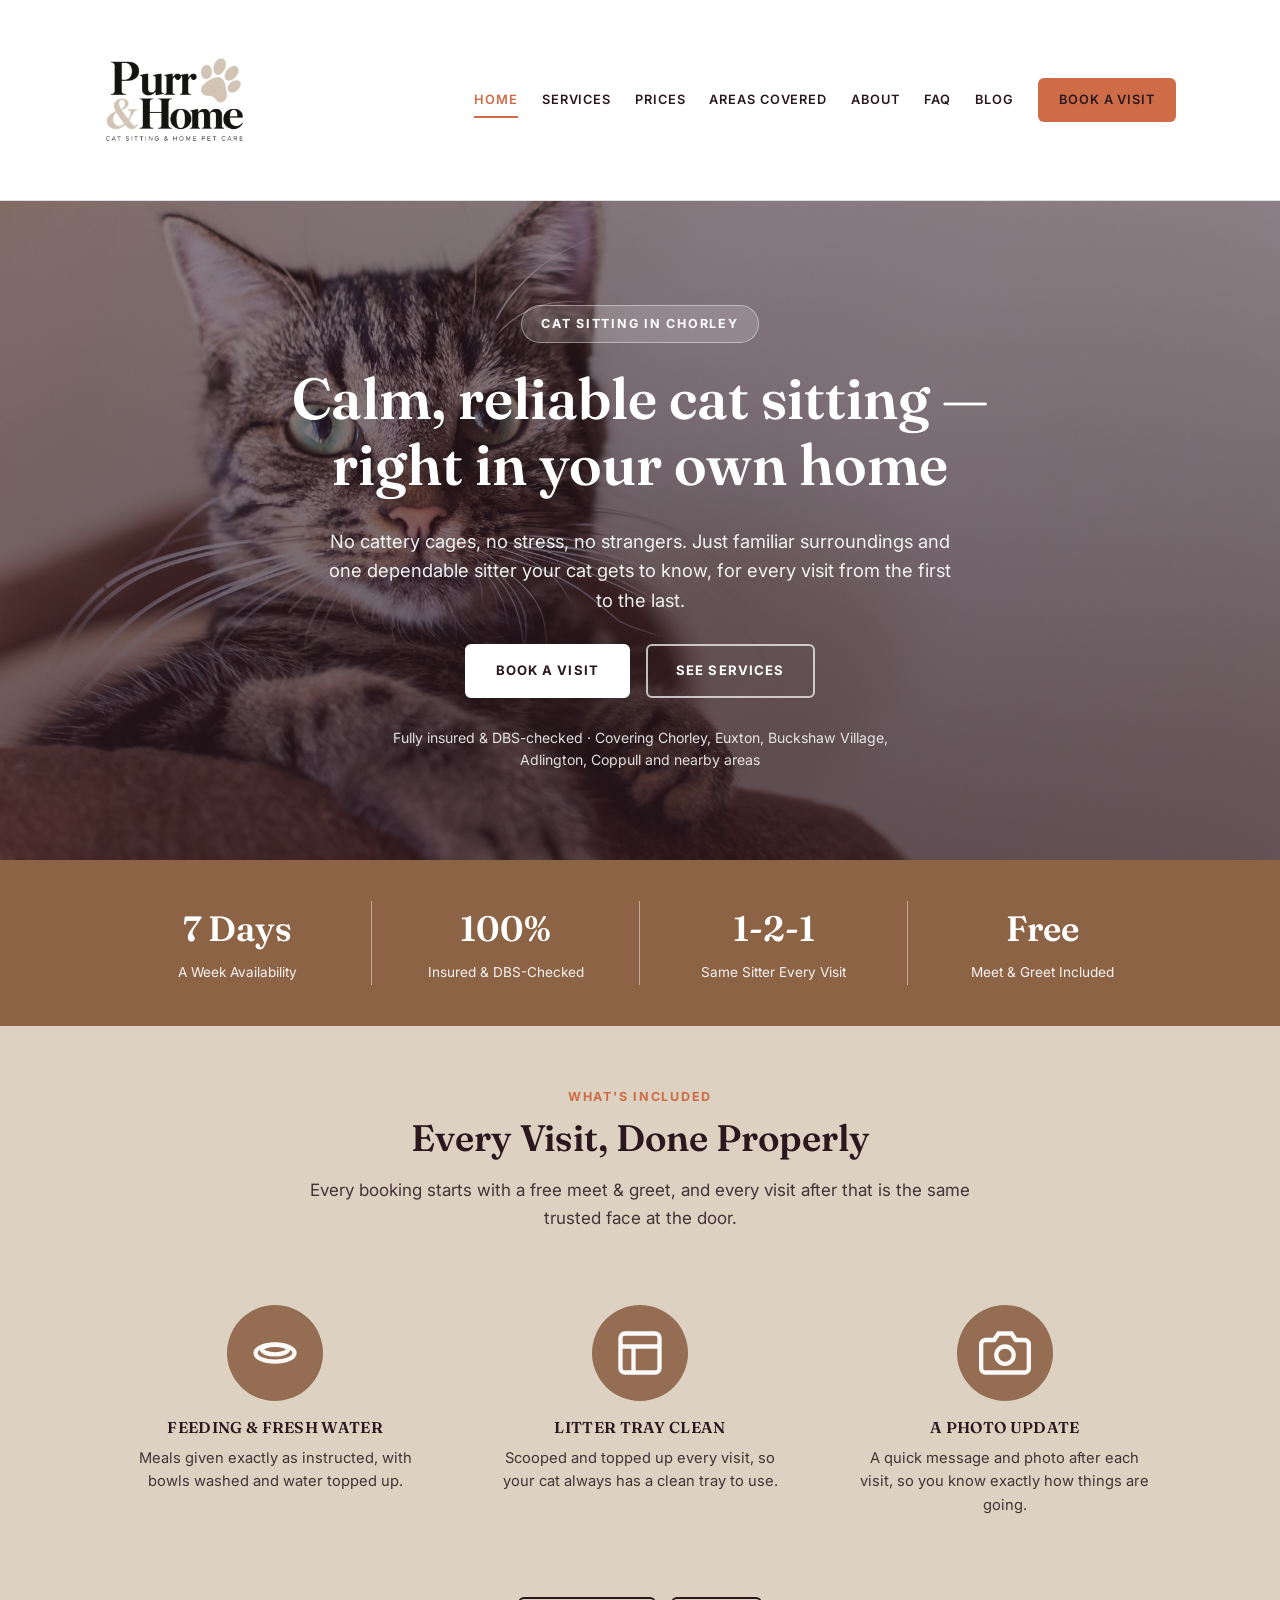
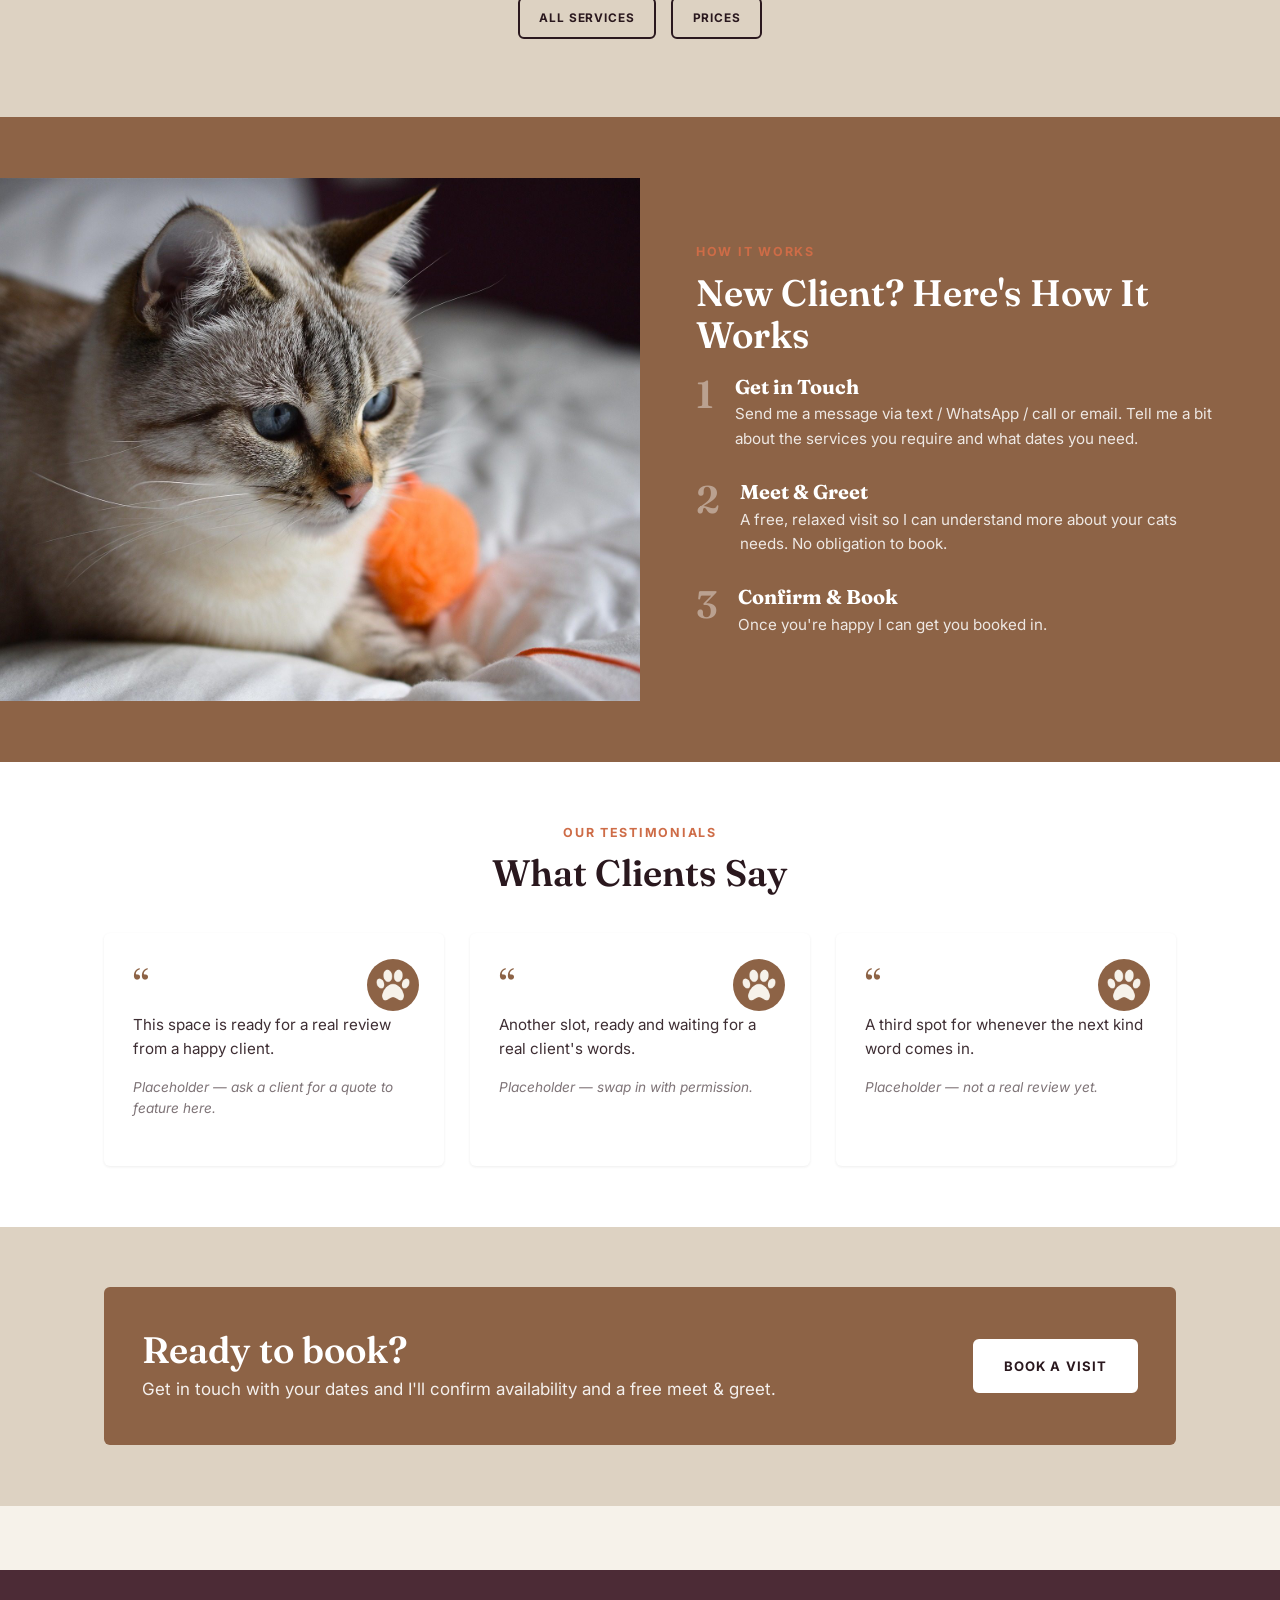
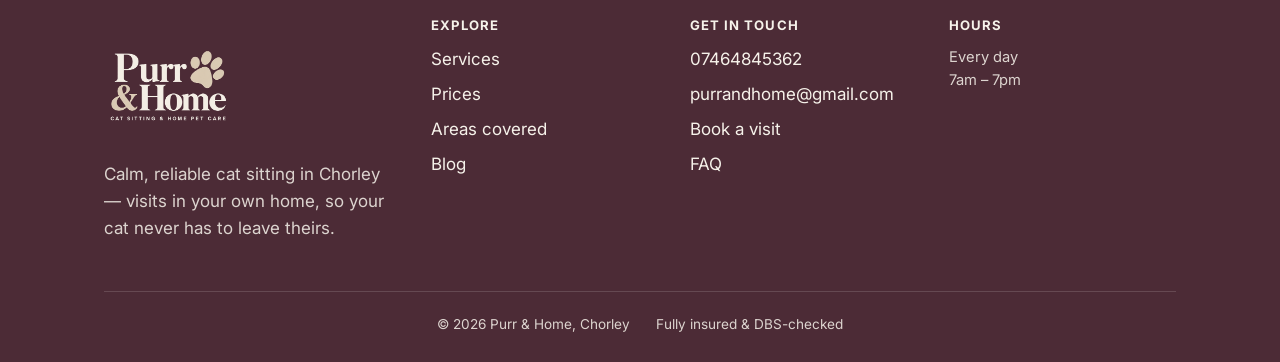
<file: index.html>
<!DOCTYPE html>
<html lang="en-GB">
<head>
<!-- Google tag (gtag.js) -->
<script async src="https://www.googletagmanager.com/gtag/js?id=G-87HFVEV2M1"></script>
<script>
  window.dataLayer = window.dataLayer || [];
  function gtag(){dataLayer.push(arguments);}
  gtag('js', new Date());

  gtag('config', 'G-87HFVEV2M1');
</script>
<meta charset="UTF-8">
<meta name="viewport" content="width=device-width, initial-scale=1.0">
<title>Cat Sitting in Chorley | Purr & Home</title>
<meta name="description" content="Calm, reliable cat sitting in Chorley from Purr & Home. Visits in your own home, so your cat never has to leave theirs. Covering Euxton, Buckshaw Village, Adlington, Coppull and nearby areas.">
<link rel="canonical" href="https://purrandhome.co.uk/">
<link rel="icon" type="image/png" href="/images/favicon.png">
<link rel="stylesheet" href="/css/style.css">
<script type="application/ld+json">
{
  "@context": "https://schema.org",
  "@type": "LocalBusiness",
  "name": "Purr & Home",
  "image": "https://purrandhome.co.uk/",
  "url": "https://purrandhome.co.uk/",
  "email": "purrandhome@gmail.com",
  "telephone": "+447464845362",
  "description": "Calm, reliable cat sitting in Chorley, Lancashire. Visits in your own home, so your cat never has to leave theirs.",
  "areaServed": ["Chorley", "Euxton", "Buckshaw Village", "Astley Village", "Adlington", "Coppull", "Clayton-le-Woods", "Whittle-le-Woods"],
  "address": {
    "@type": "PostalAddress",
    "addressLocality": "Chorley",
    "addressRegion": "Lancashire",
    "addressCountry": "GB"
  },
  "priceRange": "££"
}
</script>
</head>
<body>
<a href="#main" class="skip-link">Skip to content</a>
<header class="site-header">
  <div class="wrap">
    <a href="/" class="brand">
      <img class="brand-logo" src="/images/logo.png" alt="Purr &amp; Home — cat sitting and home pet care in Chorley">
    </a>
    <button class="nav-toggle" aria-expanded="false" aria-controls="main-nav">Menu</button>
    <nav class="main-nav" id="main-nav">
      <a href="/" class="current">Home</a>
      <a href="/services.html">Services</a>
      <a href="/prices.html">Prices</a>
      <a href="/areas.html">Areas Covered</a>
      <a href="/about.html">About</a>
      <a href="/faq.html">FAQ</a>
      <a href="/blog/">Blog</a>
      <a href="/book.html" class="btn btn-primary btn-small">Book a visit</a>
    </nav>
  </div>
</header>

<main id="main">
  <section class="hero hero-photo">
    <div class="wrap">
      <span class="hero-eyebrow-note">Cat sitting in Chorley</span>
      <h1>Calm, reliable cat sitting — right in your own home</h1>
      <p class="lead">No cattery cages, no stress, no strangers. Just familiar surroundings and one dependable sitter your cat gets to know, for every visit from the first to the last.</p>
      <div class="hero-ctas">
        <a href="/book.html" class="btn btn-light">Book a visit</a>
        <a href="/services.html" class="btn btn-outline-light">See services</a>
      </div>
      <p class="hero-trust">Fully insured &amp; DBS-checked &middot; Covering Chorley, Euxton, Buckshaw Village, Adlington, Coppull and nearby areas</p>
    </div>
  </section>

  <section class="stat-band paw-pattern">
    <div class="wrap">
      <div class="stat-item">
        <span class="num">7 Days</span>
        <span class="label">A Week Availability</span>
      </div>
      <div class="stat-item">
        <span class="num">100%</span>
        <span class="label">Insured &amp; DBS-Checked</span>
      </div>
      <div class="stat-item">
        <span class="num">1-2-1</span>
        <span class="label">Same Sitter Every Visit</span>
      </div>
      <div class="stat-item">
        <span class="num">Free</span>
        <span class="label">Meet &amp; Greet Included</span>
      </div>
    </div>
  </section>

  <section class="section-cream-dim">
    <div class="wrap">
      <div class="section-head center">
        <span class="section-label">What's Included</span>
        <h2>Every Visit, Done Properly</h2>
        <p>Every booking starts with a free meet &amp; greet, and every visit after that is the same trusted face at the door.</p>
      </div>
      <div class="service-icon-grid">
        <div class="service-icon-card">
          <div class="icon-wrap"><svg viewBox="0 0 24 24" fill="none" stroke="currentColor" stroke-width="2"><ellipse cx="12" cy="12" rx="9" ry="4"/><ellipse cx="12" cy="10.4" rx="6" ry="2.2"/></svg></div>
          <h3>Feeding &amp; Fresh Water</h3>
          <p>Meals given exactly as instructed, with bowls washed and water topped up.</p>
        </div>
        <div class="service-icon-card">
          <div class="icon-wrap"><svg viewBox="0 0 24 24" fill="none" stroke="currentColor" stroke-width="2"><rect x="3" y="3" width="18" height="18" rx="2"/><path d="M3 9h18"/><path d="M9 21V9"/></svg></div>
          <h3>Litter Tray Clean</h3>
          <p>Scooped and topped up every visit, so your cat always has a clean tray to use.</p>
        </div>
        <div class="service-icon-card">
          <div class="icon-wrap"><svg viewBox="0 0 24 24" fill="none" stroke="currentColor" stroke-width="2"><path d="M23 19a2 2 0 0 1-2 2H3a2 2 0 0 1-2-2V8a2 2 0 0 1 2-2h4l2-3h6l2 3h4a2 2 0 0 1 2 2z"/><circle cx="12" cy="13" r="4"/></svg></div>
          <h3>A Photo Update</h3>
          <p>A quick message and photo after each visit, so you know exactly how things are going.</p>
        </div>
      </div>
      <p class="mt-2 center"><a href="/services.html" class="btn btn-outline btn-small">All services</a> &nbsp; <a href="/prices.html" class="btn btn-outline btn-small">Prices</a></p>
    </div>
  </section>

  <section class="steps-panel">
    <div class="panel-grid">
      <div class="panel-photo" style="background-image:url('/images/how-it-works-cat.jpg'); background-size:cover; background-position:center;"></div>
      <div class="panel-content">
        <span class="section-label">How It Works</span>
        <h2>New Client? Here's How It Works</h2>
        <div class="step-item">
          <span class="step-num">1</span>
          <div>
            <h3>Get in Touch</h3>
            <p>Send me a message via text / WhatsApp / call or email. Tell me a bit about the services you require and what dates you need.</p>
          </div>
        </div>
        <div class="step-item">
          <span class="step-num">2</span>
          <div>
            <h3>Meet &amp; Greet</h3>
            <p>A free, relaxed visit so I can understand more about your cats needs. No obligation to book.</p>
          </div>
        </div>
        <div class="step-item">
          <span class="step-num">3</span>
          <div>
            <h3>Confirm &amp; Book</h3>
            <p>Once you're happy I can get you booked in.</p>
          </div>
        </div>
      </div>
    </div>
  </section>

  <section class="section-paper">
    <div class="wrap">
      <div class="section-head center">
        <span class="section-label">Our Testimonials</span>
        <h2>What Clients Say</h2>
      </div>
      <div class="testimonial-grid">
        <div class="testimonial-card">
          <div class="avatar-placeholder"><img src="/images/paw-icon.png" alt="" width="34" height="34"></div>
          <span class="quote-mark">&ldquo;</span>
          <p>This space is ready for a real review from a happy client.</p>
          <p class="placeholder-note">Placeholder — ask a client for a quote to feature here.</p>
        </div>
        <div class="testimonial-card">
          <div class="avatar-placeholder"><img src="/images/paw-icon.png" alt="" width="34" height="34"></div>
          <span class="quote-mark">&ldquo;</span>
          <p>Another slot, ready and waiting for a real client's words.</p>
          <p class="placeholder-note">Placeholder — swap in with permission.</p>
        </div>
        <div class="testimonial-card">
          <div class="avatar-placeholder"><img src="/images/paw-icon.png" alt="" width="34" height="34"></div>
          <span class="quote-mark">&ldquo;</span>
          <p>A third spot for whenever the next kind word comes in.</p>
          <p class="placeholder-note">Placeholder — not a real review yet.</p>
        </div>
      </div>
    </div>
  </section>

  <section class="section-cream-dim">
    <div class="wrap">
      <div class="cta-banner">
        <div>
          <h2>Ready to book?</h2>
          <p>Get in touch with your dates and I'll confirm availability and a free meet &amp; greet.</p>
        </div>
        <a href="/book.html" class="btn btn-light">Book a visit</a>
      </div>
    </div>
  </section>
</main>

<footer class="site-footer">
  <div class="wrap">
    <div class="footer-grid">
      <div>
        <div class="brand">
          <img class="brand-logo brand-logo-reverse" src="/images/logo-reverse.png" alt="Purr &amp; Home">
        </div>
        <p style="margin-top:0.8rem; opacity:0.85; max-width:32ch;">Calm, reliable cat sitting in Chorley — visits in your own home, so your cat never has to leave theirs.</p>
      </div>
      <div>
        <h4>Explore</h4>
        <ul>
          <li><a href="/services.html">Services</a></li>
          <li><a href="/prices.html">Prices</a></li>
          <li><a href="/areas.html">Areas covered</a></li>
          <li><a href="/blog/">Blog</a></li>
        </ul>
      </div>
      <div>
        <h4>Get in touch</h4>
        <ul>
          <li><a href="tel:+447464845362">07464845362</a></li>
          <li><a href="mailto:purrandhome@gmail.com">purrandhome@gmail.com</a></li>
          <li><a href="/book.html">Book a visit</a></li>
          <li><a href="/faq.html">FAQ</a></li>
        </ul>
      </div>
      <div>
        <h4>Hours</h4>
        <p style="margin:0; opacity:0.85; font-size:0.92rem;">Every day<br>7am &ndash; 7pm</p>
      </div>
    </div>
    <div class="footer-bottom">
      <span>&copy; <span id="year"></span> Purr & Home, Chorley</span>
      <span>Fully insured &amp; DBS-checked</span>
    </div>
  </div>
</footer>
<script>document.getElementById('year').textContent = new Date().getFullYear();</script>
<script src="/js/main.js"></script>
</body>
</html>
</file>
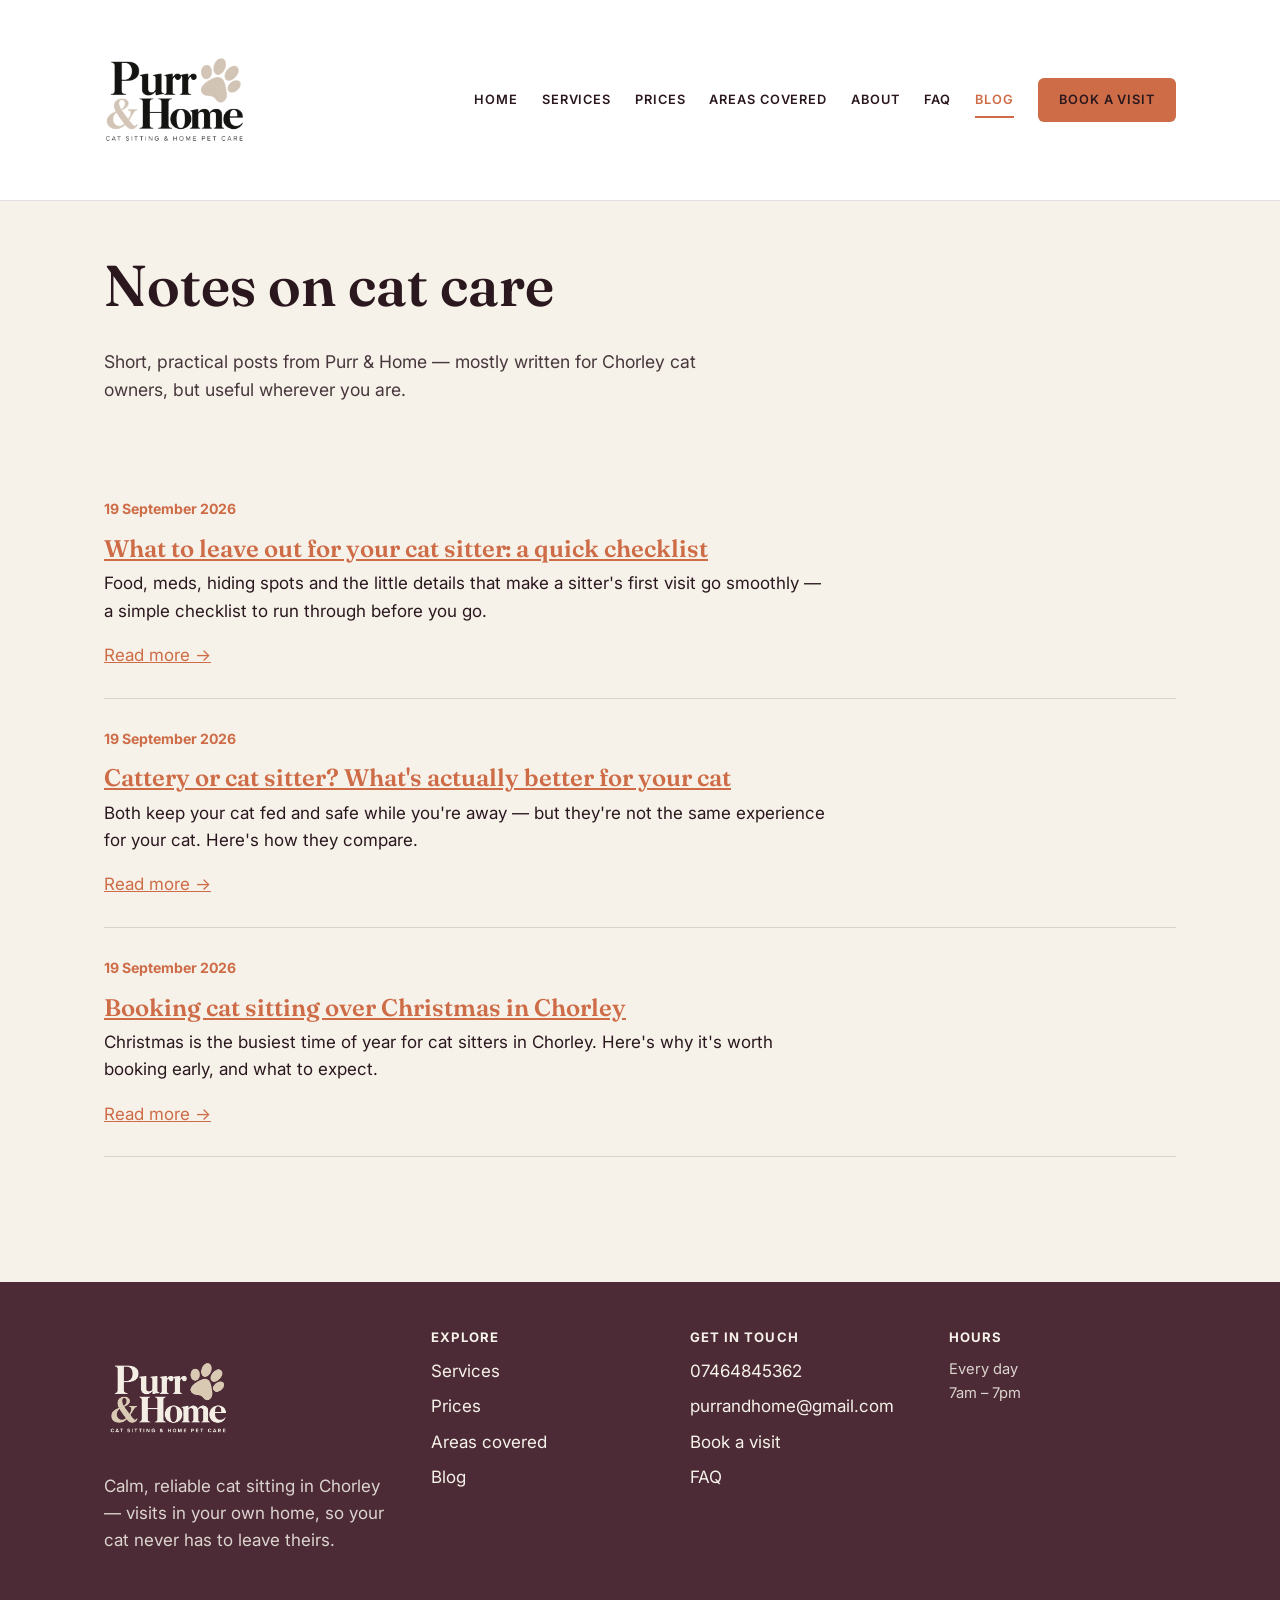
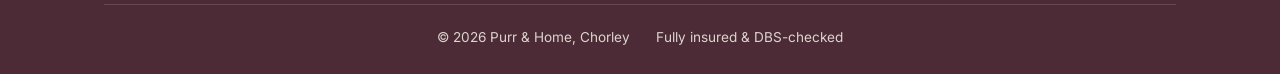
<file: blog/index.html>
<!DOCTYPE html>
<html lang="en-GB">
<head>
<!-- Google tag (gtag.js) -->
<script async src="https://www.googletagmanager.com/gtag/js?id=G-87HFVEV2M1"></script>
<script>
  window.dataLayer = window.dataLayer || [];
  function gtag(){dataLayer.push(arguments);}
  gtag('js', new Date());

  gtag('config', 'G-87HFVEV2M1');
</script>
<meta charset="UTF-8">
<meta name="viewport" content="width=device-width, initial-scale=1.0">
<title>Blog | Purr & Home Cat Sitting, Chorley</title>
<meta name="description" content="Tips and notes on cat care from Purr & Home, cat sitters based in Chorley, Lancashire.">
<link rel="canonical" href="https://purrandhome.co.uk/blog/">
<link rel="icon" type="image/png" href="/images/favicon.png">
<link rel="stylesheet" href="/css/style.css">
</head>
<body>
<a href="#main" class="skip-link">Skip to content</a>
<header class="site-header">
  <div class="wrap">
    <a href="/" class="brand">
      <img class="brand-logo" src="/images/logo.png" alt="Purr &amp; Home — cat sitting and home pet care in Chorley">
    </a>
    <button class="nav-toggle" aria-expanded="false" aria-controls="main-nav">Menu</button>
    <nav class="main-nav" id="main-nav">
      <a href="/">Home</a>
      <a href="/services.html">Services</a>
      <a href="/prices.html">Prices</a>
      <a href="/areas.html">Areas Covered</a>
      <a href="/about.html">About</a>
      <a href="/faq.html">FAQ</a>
      <a href="/blog/" class="current">Blog</a>
      <a href="/book.html" class="btn btn-primary btn-small">Book a visit</a>
    </nav>
  </div>
</header>

<main id="main">
  <div class="page-header wrap">
    <h1>Notes on cat care</h1>
    <p class="lead">Short, practical posts from Purr & Home — mostly written for Chorley cat owners, but useful wherever you are.</p>
  </div>

  <section>
    <div class="wrap">
      <div class="post-list">

        <article class="post-card">
          <p class="post-date">19 September 2026</p>
          <h2><a href="/blog/leaving-your-cat-checklist.html">What to leave out for your cat sitter: a quick checklist</a></h2>
          <p>Food, meds, hiding spots and the little details that make a sitter's first visit go smoothly — a simple checklist to run through before you go.</p>
          <a href="/blog/leaving-your-cat-checklist.html">Read more →</a>
        </article>

        <article class="post-card">
          <p class="post-date">19 September 2026</p>
          <h2><a href="/blog/cattery-vs-cat-sitter.html">Cattery or cat sitter? What's actually better for your cat</a></h2>
          <p>Both keep your cat fed and safe while you're away — but they're not the same experience for your cat. Here's how they compare.</p>
          <a href="/blog/cattery-vs-cat-sitter.html">Read more →</a>
        </article>

        <article class="post-card">
          <p class="post-date">19 September 2026</p>
          <h2><a href="/blog/christmas-cat-sitting-chorley.html">Booking cat sitting over Christmas in Chorley</a></h2>
          <p>Christmas is the busiest time of year for cat sitters in Chorley. Here's why it's worth booking early, and what to expect.</p>
          <a href="/blog/christmas-cat-sitting-chorley.html">Read more →</a>
        </article>

      </div>
    </div>
  </section>
</main>

<footer class="site-footer">
  <div class="wrap">
    <div class="footer-grid">
      <div>
        <div class="brand">
          <img class="brand-logo brand-logo-reverse" src="/images/logo-reverse.png" alt="Purr &amp; Home">
        </div>
        <p style="margin-top:0.8rem; opacity:0.85; max-width:32ch;">Calm, reliable cat sitting in Chorley — visits in your own home, so your cat never has to leave theirs.</p>
      </div>
      <div>
        <h4>Explore</h4>
        <ul>
          <li><a href="/services.html">Services</a></li>
          <li><a href="/prices.html">Prices</a></li>
          <li><a href="/areas.html">Areas covered</a></li>
          <li><a href="/blog/">Blog</a></li>
        </ul>
      </div>
      <div>
        <h4>Get in touch</h4>
        <ul>
          <li><a href="tel:+447464845362">07464845362</a></li>
          <li><a href="mailto:purrandhome@gmail.com">purrandhome@gmail.com</a></li>
          <li><a href="/book.html">Book a visit</a></li>
          <li><a href="/faq.html">FAQ</a></li>
        </ul>
      </div>
      <div>
        <h4>Hours</h4>
        <p style="margin:0; opacity:0.85; font-size:0.92rem;">Every day<br>7am &ndash; 7pm</p>
      </div>
    </div>
    <div class="footer-bottom">
      <span>&copy; <span id="year"></span> Purr & Home, Chorley</span>
      <span>Fully insured &amp; DBS-checked</span>
    </div>
  </div>
</footer>
<script>document.getElementById('year').textContent = new Date().getFullYear();</script>
<script src="/js/main.js"></script>
</body>
</html>
</file>
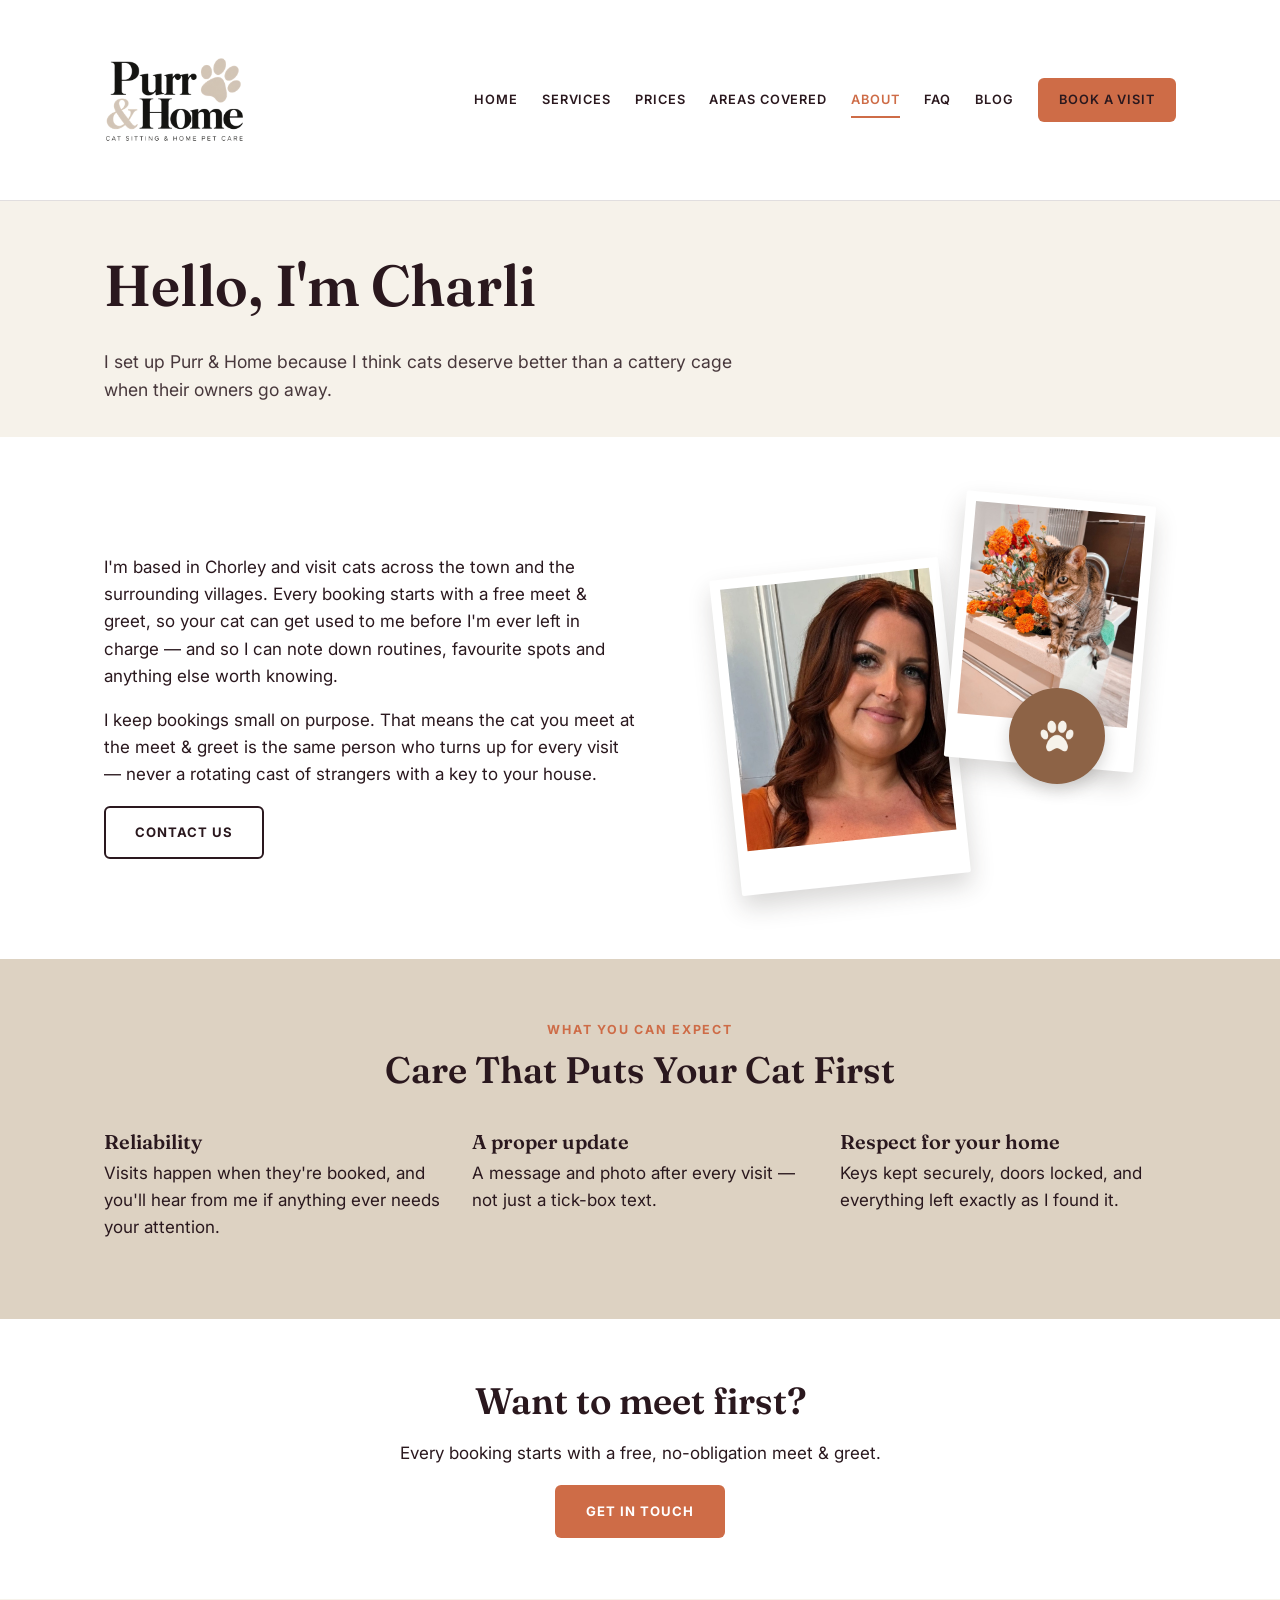
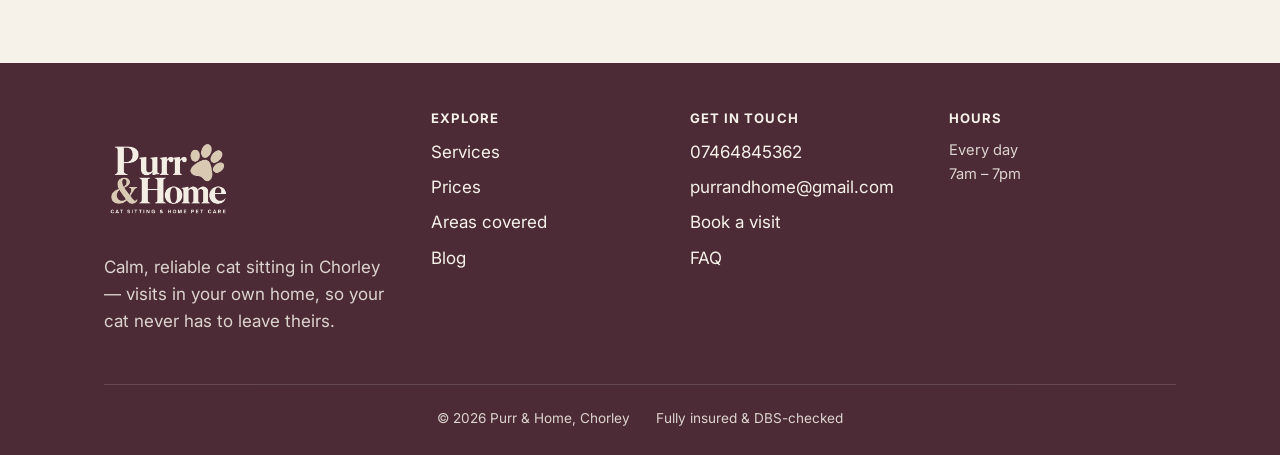
<file: about.html>
<!DOCTYPE html>
<html lang="en-GB">
<head>
<!-- Google tag (gtag.js) -->
<script async src="https://www.googletagmanager.com/gtag/js?id=G-87HFVEV2M1"></script>
<script>
  window.dataLayer = window.dataLayer || [];
  function gtag(){dataLayer.push(arguments);}
  gtag('js', new Date());

  gtag('config', 'G-87HFVEV2M1');
</script>
<meta charset="UTF-8">
<meta name="viewport" content="width=device-width, initial-scale=1.0">
<title>About | Purr & Home Cat Sitting, Chorley</title>
<meta name="description" content="Meet the sitter behind Purr & Home — friendly, reliable cat sitting in Chorley, Lancashire.">
<link rel="canonical" href="https://purrandhome.co.uk/about.html">
<link rel="icon" type="image/png" href="/images/favicon.png">
<link rel="stylesheet" href="/css/style.css">
</head>
<body>
<a href="#main" class="skip-link">Skip to content</a>
<header class="site-header">
  <div class="wrap">
    <a href="/" class="brand">
      <img class="brand-logo" src="/images/logo.png" alt="Purr &amp; Home — cat sitting and home pet care in Chorley">
    </a>
    <button class="nav-toggle" aria-expanded="false" aria-controls="main-nav">Menu</button>
    <nav class="main-nav" id="main-nav">
      <a href="/">Home</a>
      <a href="/services.html">Services</a>
      <a href="/prices.html">Prices</a>
      <a href="/areas.html">Areas Covered</a>
      <a href="/about.html" class="current">About</a>
      <a href="/faq.html">FAQ</a>
      <a href="/blog/">Blog</a>
      <a href="/book.html" class="btn btn-primary btn-small">Book a visit</a>
    </nav>
  </div>
</header>

<main id="main">
  <div class="page-header wrap">
    <h1>Hello, I'm Charli</h1>
    <p class="lead">I set up Purr & Home because I think cats deserve better than a cattery cage when their owners go away.</p>
  </div>

  <section class="section-paper">
    <div class="wrap split-grid">
      <div>
        <p><!-- TODO (Charli): replace this paragraph with your own story — how long you've had cats, what got you into pet sitting, anything that shows you're the real deal. A sentence or two is plenty. --></p>
        <p>I'm based in Chorley and visit cats across the town and the surrounding villages. Every booking starts with a free meet &amp; greet, so your cat can get used to me before I'm ever left in charge — and so I can note down routines, favourite spots and anything else worth knowing.</p>
        <p>I keep bookings small on purpose. That means the cat you meet at the meet &amp; greet is the same person who turns up for every visit — never a rotating cast of strangers with a key to your house.</p>
        <p><!-- TODO (Charli): if you're insured and/or DBS-checked, add a line here confirming it (and consider a certificate photo). If not yet, either arrange these before launch or remove the "Fully insured & DBS-checked" line from the footer and homepage, since customers will take it as a factual claim. --></p>
        <a href="/book.html" class="btn btn-outline">Contact Us</a>
      </div>
      <div class="polaroid-collage">
        <div class="polaroid p1">
          <div class="placeholder-fill" style="background-image:url('/images/about-charli.jpg'); background-size:cover; background-position:center;"></div>
        </div>
        <div class="polaroid p2">
          <div class="placeholder-fill" style="background-image:url('/images/about-cat.jpg'); background-size:cover; background-position:center;"></div>
        </div>
        <div class="collage-badge">
          <img src="/images/paw-icon.png" alt="" width="34" height="34">
        </div>
        <span class="collage-caption">Your cat sitter</span>
      </div>
    </div>
  </section>

  <section class="section-cream-dim">
    <div class="wrap">
      <div class="section-head center">
        <span class="section-label">What You Can Expect</span>
        <h2>Care That Puts Your Cat First</h2>
      </div>
      <div class="benefit-grid">
        <div class="benefit">
          <h3>Reliability</h3>
          <p>Visits happen when they're booked, and you'll hear from me if anything ever needs your attention.</p>
        </div>
        <div class="benefit">
          <h3>A proper update</h3>
          <p>A message and photo after every visit — not just a tick-box text.</p>
        </div>
        <div class="benefit">
          <h3>Respect for your home</h3>
          <p>Keys kept securely, doors locked, and everything left exactly as I found it.</p>
        </div>
      </div>
    </div>
  </section>

  <section class="section-paper">
    <div class="wrap center">
      <h2>Want to meet first?</h2>
      <p>Every booking starts with a free, no-obligation meet &amp; greet.</p>
      <a href="/book.html" class="btn btn-primary">Get in touch</a>
    </div>
  </section>
</main>

<footer class="site-footer">
  <div class="wrap">
    <div class="footer-grid">
      <div>
        <div class="brand">
          <img class="brand-logo brand-logo-reverse" src="/images/logo-reverse.png" alt="Purr &amp; Home">
        </div>
        <p style="margin-top:0.8rem; opacity:0.85; max-width:32ch;">Calm, reliable cat sitting in Chorley — visits in your own home, so your cat never has to leave theirs.</p>
      </div>
      <div>
        <h4>Explore</h4>
        <ul>
          <li><a href="/services.html">Services</a></li>
          <li><a href="/prices.html">Prices</a></li>
          <li><a href="/areas.html">Areas covered</a></li>
          <li><a href="/blog/">Blog</a></li>
        </ul>
      </div>
      <div>
        <h4>Get in touch</h4>
        <ul>
          <li><a href="tel:+447464845362">07464845362</a></li>
          <li><a href="mailto:purrandhome@gmail.com">purrandhome@gmail.com</a></li>
          <li><a href="/book.html">Book a visit</a></li>
          <li><a href="/faq.html">FAQ</a></li>
        </ul>
      </div>
      <div>
        <h4>Hours</h4>
        <p style="margin:0; opacity:0.85; font-size:0.92rem;">Every day<br>7am &ndash; 7pm</p>
      </div>
    </div>
    <div class="footer-bottom">
      <span>&copy; <span id="year"></span> Purr & Home, Chorley</span>
      <span>Fully insured &amp; DBS-checked</span>
    </div>
  </div>
</footer>
<script>document.getElementById('year').textContent = new Date().getFullYear();</script>
<script src="/js/main.js"></script>
</body>
</html>
</file>
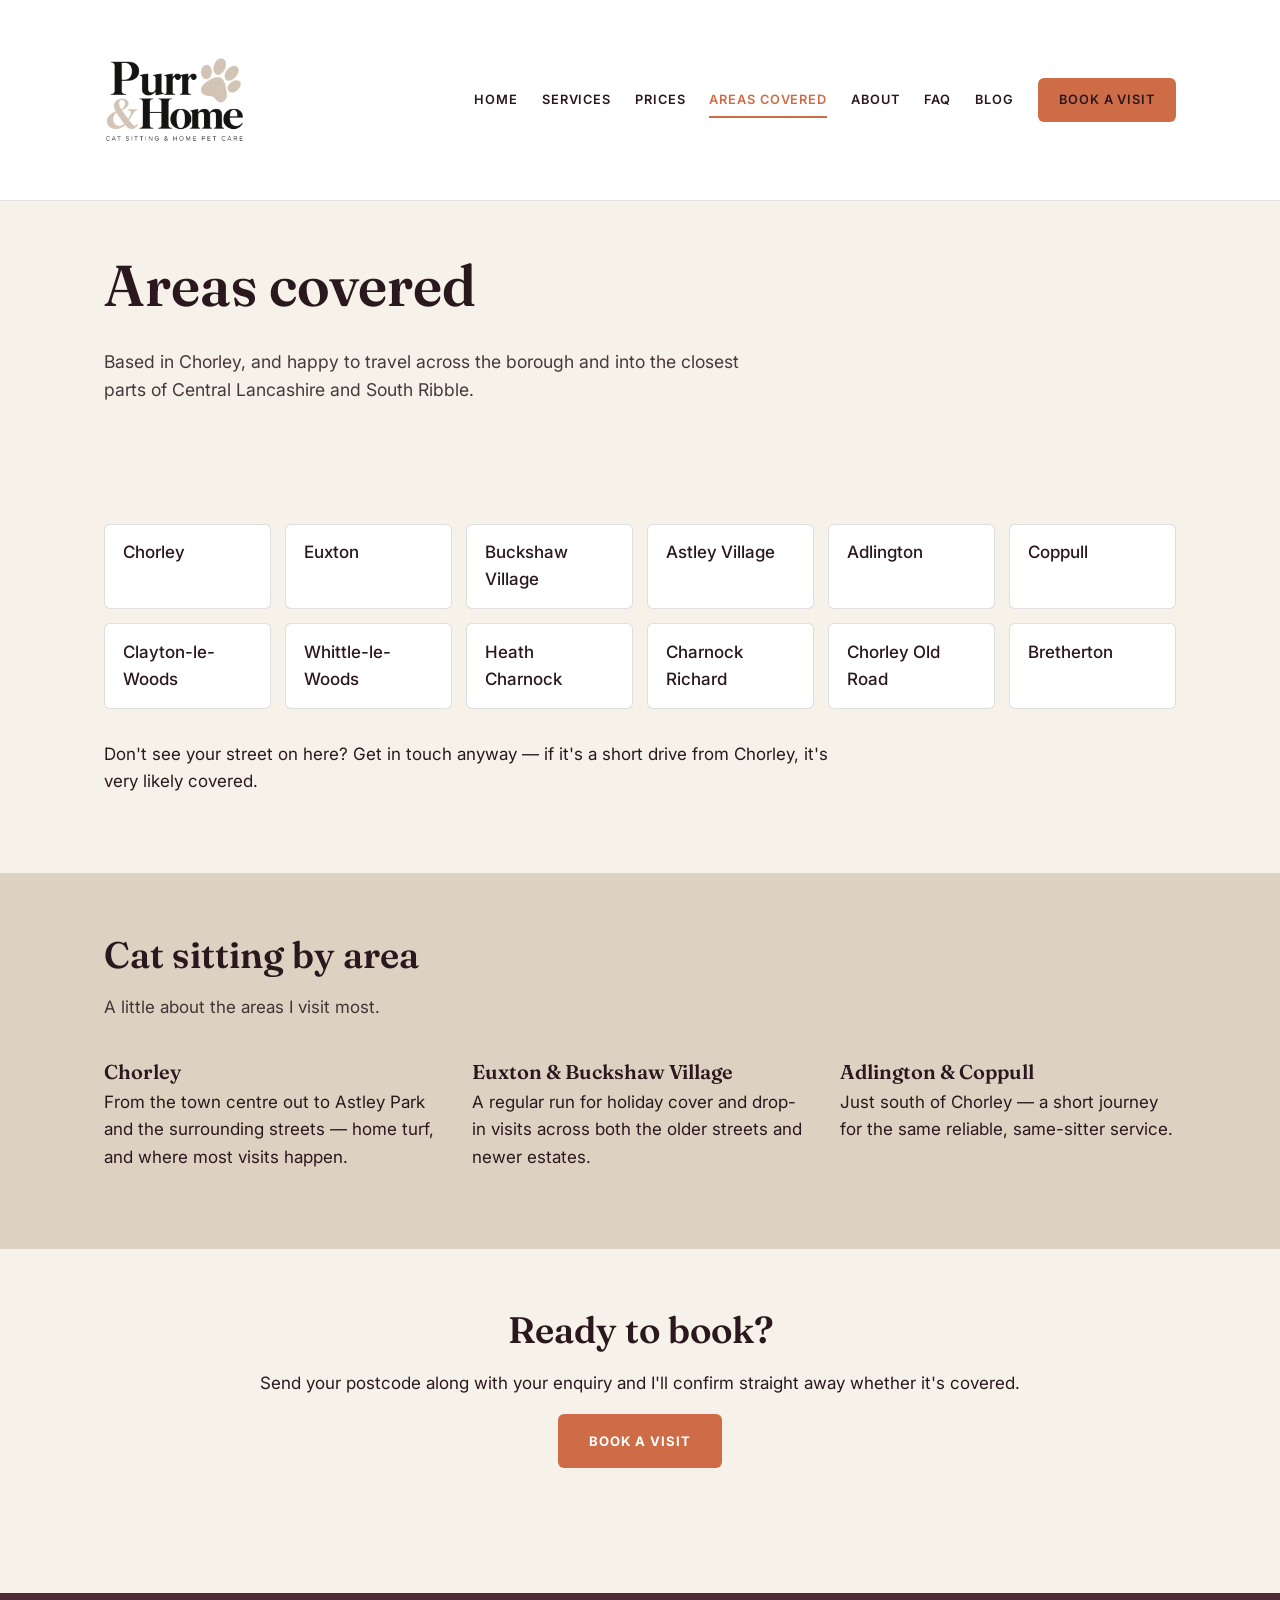
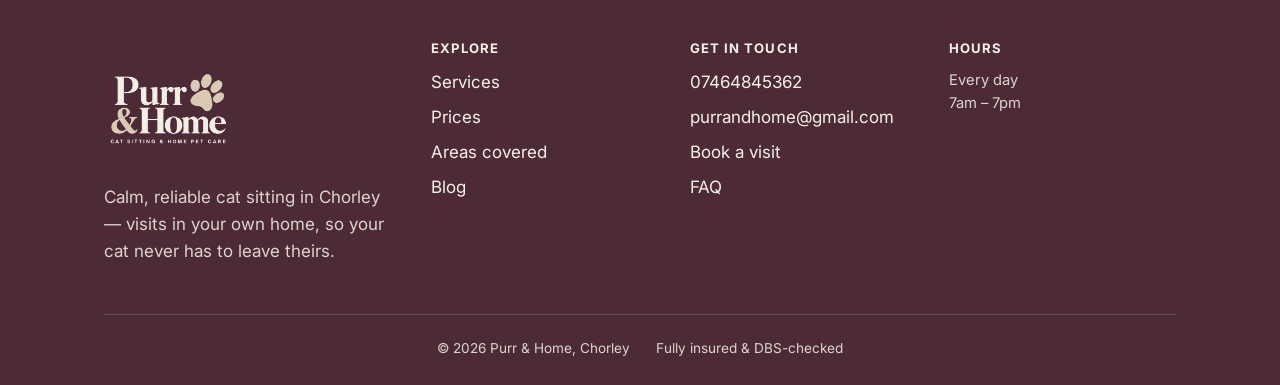
<file: areas.html>
<!DOCTYPE html>
<html lang="en-GB">
<head>
<!-- Google tag (gtag.js) -->
<script async src="https://www.googletagmanager.com/gtag/js?id=G-87HFVEV2M1"></script>
<script>
  window.dataLayer = window.dataLayer || [];
  function gtag(){dataLayer.push(arguments);}
  gtag('js', new Date());

  gtag('config', 'G-87HFVEV2M1');
</script>
<meta charset="UTF-8">
<meta name="viewport" content="width=device-width, initial-scale=1.0">
<title>Areas Covered | Cat Sitting Near Chorley | Purr & Home</title>
<meta name="description" content="Purr & Home covers Chorley, Euxton, Buckshaw Village, Adlington, Coppull, Astley Village, Clayton-le-Woods, Whittle-le-Woods and nearby areas.">
<link rel="canonical" href="https://purrandhome.co.uk/areas.html">
<link rel="icon" type="image/png" href="/images/favicon.png">
<link rel="stylesheet" href="/css/style.css">
</head>
<body>
<a href="#main" class="skip-link">Skip to content</a>
<header class="site-header">
  <div class="wrap">
    <a href="/" class="brand">
      <img class="brand-logo" src="/images/logo.png" alt="Purr &amp; Home — cat sitting and home pet care in Chorley">
    </a>
    <button class="nav-toggle" aria-expanded="false" aria-controls="main-nav">Menu</button>
    <nav class="main-nav" id="main-nav">
      <a href="/">Home</a>
      <a href="/services.html">Services</a>
      <a href="/prices.html">Prices</a>
      <a href="/areas.html" class="current">Areas Covered</a>
      <a href="/about.html">About</a>
      <a href="/faq.html">FAQ</a>
      <a href="/blog/">Blog</a>
      <a href="/book.html" class="btn btn-primary btn-small">Book a visit</a>
    </nav>
  </div>
</header>

<main id="main">
  <div class="page-header wrap">
    <h1>Areas covered</h1>
    <p class="lead">Based in Chorley, and happy to travel across the borough and into the closest parts of Central Lancashire and South Ribble.</p>
  </div>

  <section>
    <div class="wrap">
      <div class="areas-grid">
        <div class="area-pill">Chorley</div>
        <div class="area-pill">Euxton</div>
        <div class="area-pill">Buckshaw Village</div>
        <div class="area-pill">Astley Village</div>
        <div class="area-pill">Adlington</div>
        <div class="area-pill">Coppull</div>
        <div class="area-pill">Clayton-le-Woods</div>
        <div class="area-pill">Whittle-le-Woods</div>
        <div class="area-pill">Heath Charnock</div>
        <div class="area-pill">Charnock Richard</div>
        <div class="area-pill">Chorley Old Road</div>
        <div class="area-pill">Bretherton</div>
      </div>
      <p class="mt-2">Don't see your street on here? Get in touch anyway — if it's a short drive from Chorley, it's very likely covered.</p>
    </div>
  </section>

  <section class="section-cream-dim">
    <div class="wrap">
      <div class="section-head">
        <h2>Cat sitting by area</h2>
        <p>A little about the areas I visit most.</p>
      </div>
      <div class="benefit-grid">
        <div class="benefit">
          <h3>Chorley</h3>
          <p>From the town centre out to Astley Park and the surrounding streets — home turf, and where most visits happen.</p>
        </div>
        <div class="benefit">
          <h3>Euxton & Buckshaw Village</h3>
          <p>A regular run for holiday cover and drop-in visits across both the older streets and newer estates.</p>
        </div>
        <div class="benefit">
          <h3>Adlington & Coppull</h3>
          <p>Just south of Chorley — a short journey for the same reliable, same-sitter service.</p>
        </div>
      </div>
    </div>
  </section>

  <section>
    <div class="wrap center">
      <h2>Ready to book?</h2>
      <p>Send your postcode along with your enquiry and I'll confirm straight away whether it's covered.</p>
      <a href="/book.html" class="btn btn-primary">Book a visit</a>
    </div>
  </section>
</main>

<footer class="site-footer">
  <div class="wrap">
    <div class="footer-grid">
      <div>
        <div class="brand">
          <img class="brand-logo brand-logo-reverse" src="/images/logo-reverse.png" alt="Purr &amp; Home">
        </div>
        <p style="margin-top:0.8rem; opacity:0.85; max-width:32ch;">Calm, reliable cat sitting in Chorley — visits in your own home, so your cat never has to leave theirs.</p>
      </div>
      <div>
        <h4>Explore</h4>
        <ul>
          <li><a href="/services.html">Services</a></li>
          <li><a href="/prices.html">Prices</a></li>
          <li><a href="/areas.html">Areas covered</a></li>
          <li><a href="/blog/">Blog</a></li>
        </ul>
      </div>
      <div>
        <h4>Get in touch</h4>
        <ul>
          <li><a href="tel:+447464845362">07464845362</a></li>
          <li><a href="mailto:purrandhome@gmail.com">purrandhome@gmail.com</a></li>
          <li><a href="/book.html">Book a visit</a></li>
          <li><a href="/faq.html">FAQ</a></li>
        </ul>
      </div>
      <div>
        <h4>Hours</h4>
        <p style="margin:0; opacity:0.85; font-size:0.92rem;">Every day<br>7am &ndash; 7pm</p>
      </div>
    </div>
    <div class="footer-bottom">
      <span>&copy; <span id="year"></span> Purr & Home, Chorley</span>
      <span>Fully insured &amp; DBS-checked</span>
    </div>
  </div>
</footer>
<script>document.getElementById('year').textContent = new Date().getFullYear();</script>
<script src="/js/main.js"></script>
</body>
</html>
</file>
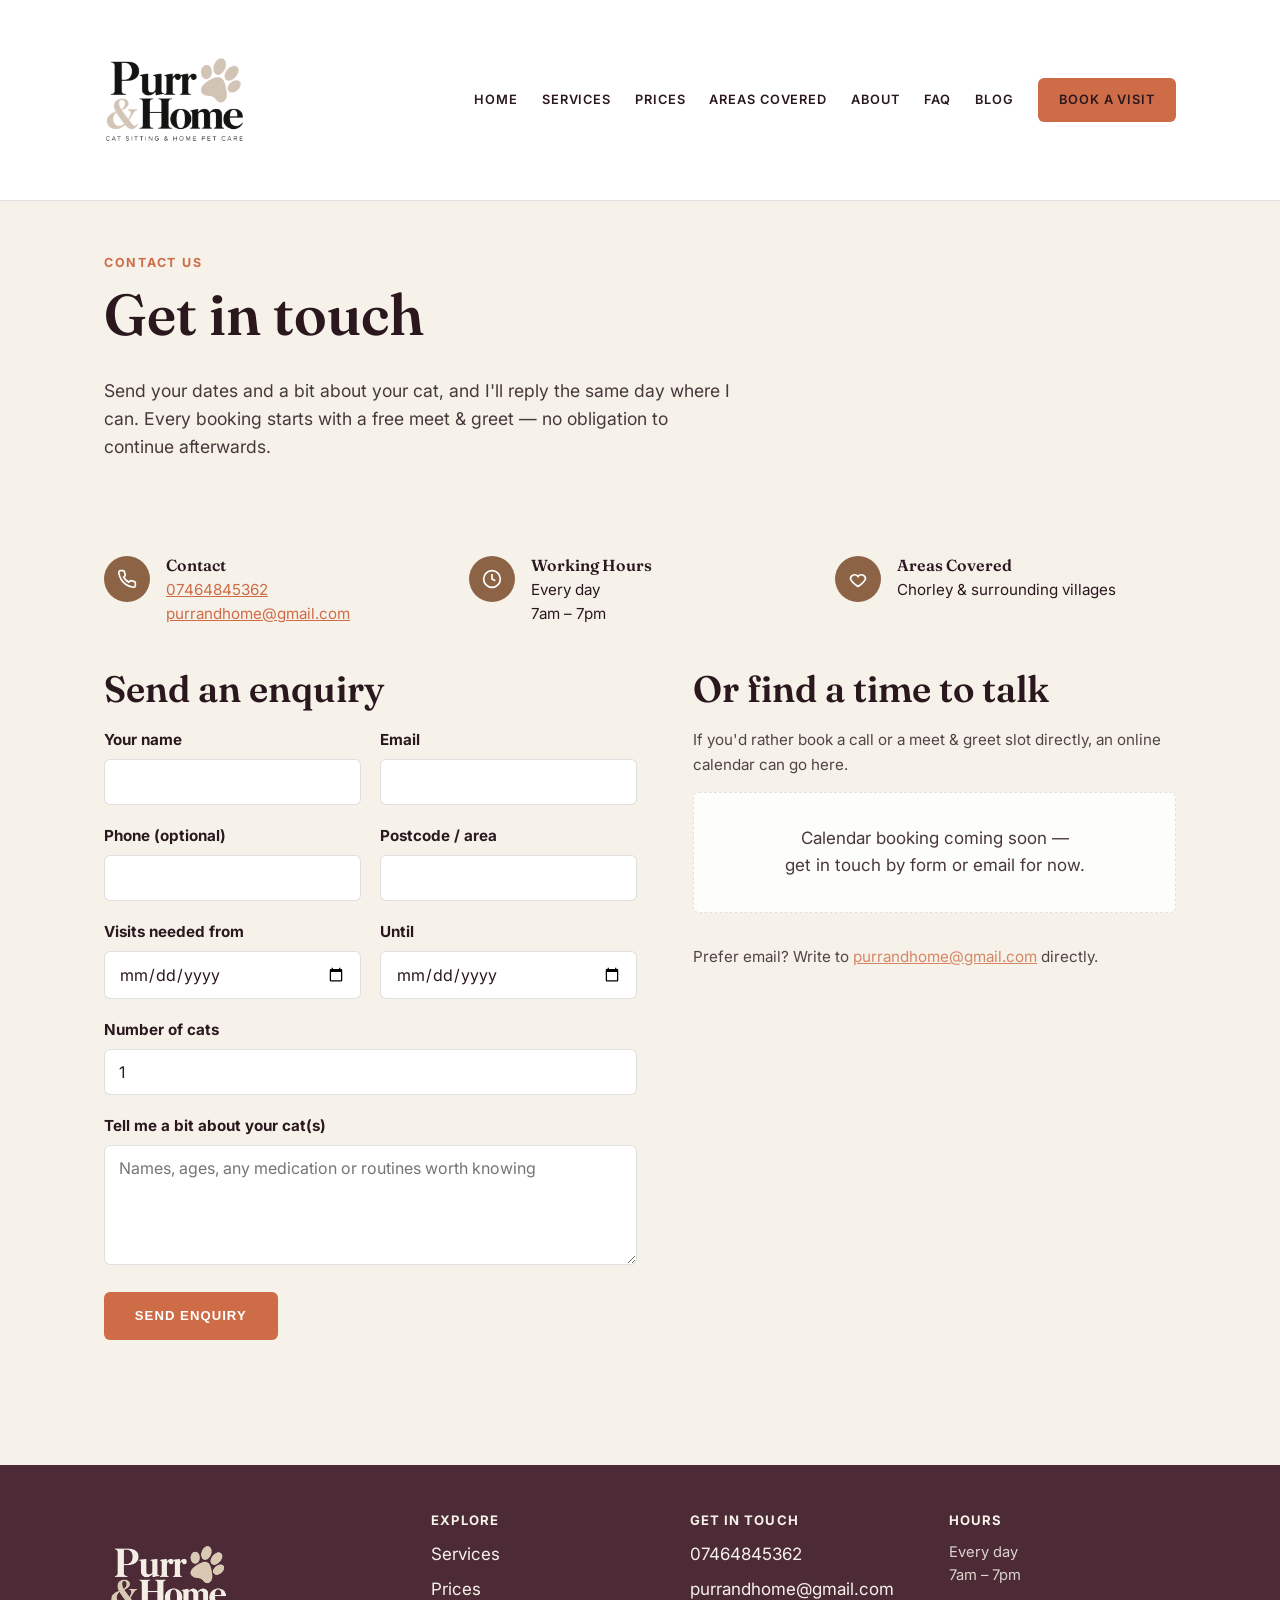
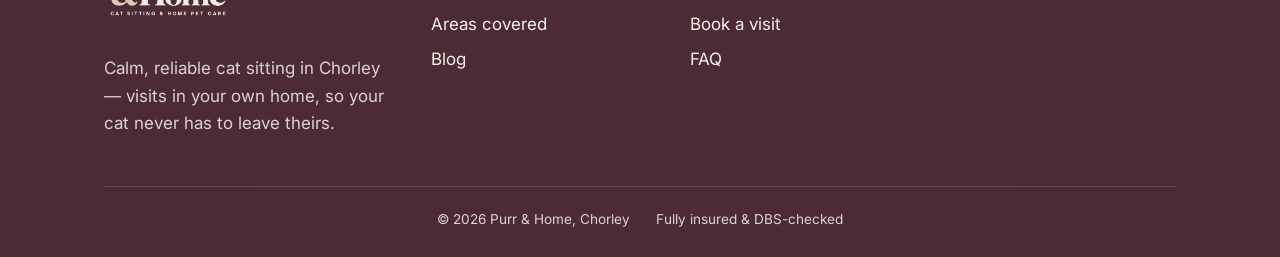
<file: book.html>
<!DOCTYPE html>
<html lang="en-GB">
<head>
<!-- Google tag (gtag.js) -->
<script async src="https://www.googletagmanager.com/gtag/js?id=G-87HFVEV2M1"></script>
<script>
  window.dataLayer = window.dataLayer || [];
  function gtag(){dataLayer.push(arguments);}
  gtag('js', new Date());

  gtag('config', 'G-87HFVEV2M1');
</script>
<meta charset="UTF-8">
<meta name="viewport" content="width=device-width, initial-scale=1.0">
<title>Book a Visit | Purr & Home Cat Sitting, Chorley</title>
<meta name="description" content="Book cat sitting in Chorley with Purr & Home — send an enquiry or find a time for a free meet & greet.">
<link rel="canonical" href="https://purrandhome.co.uk/book.html">
<link rel="icon" type="image/png" href="/images/favicon.png">
<link rel="stylesheet" href="/css/style.css">
</head>
<body>
<a href="#main" class="skip-link">Skip to content</a>
<header class="site-header">
  <div class="wrap">
    <a href="/" class="brand">
      <img class="brand-logo" src="/images/logo.png" alt="Purr &amp; Home — cat sitting and home pet care in Chorley">
    </a>
    <button class="nav-toggle" aria-expanded="false" aria-controls="main-nav">Menu</button>
    <nav class="main-nav" id="main-nav">
      <a href="/">Home</a>
      <a href="/services.html">Services</a>
      <a href="/prices.html">Prices</a>
      <a href="/areas.html">Areas Covered</a>
      <a href="/about.html">About</a>
      <a href="/faq.html">FAQ</a>
      <a href="/blog/">Blog</a>
      <a href="/book.html" class="btn btn-primary btn-small current">Book a visit</a>
    </nav>
  </div>
</header>

<main id="main">
  <div class="page-header wrap">
    <span class="section-label">Contact Us</span>
    <h1>Get in touch</h1>
    <p class="lead">Send your dates and a bit about your cat, and I'll reply the same day where I can. Every booking starts with a free meet &amp; greet — no obligation to continue afterwards.</p>
  </div>

  <section>
    <div class="wrap">
      <div class="contact-info-grid">
        <div class="contact-info-item">
          <div class="icon-circle"><svg viewBox="0 0 24 24" fill="none" stroke="currentColor" stroke-width="2"><path d="M22 16.92v3a2 2 0 0 1-2.18 2 19.79 19.79 0 0 1-8.63-3.07 19.5 19.5 0 0 1-6-6 19.79 19.79 0 0 1-3.07-8.67A2 2 0 0 1 4.11 2h3a2 2 0 0 1 2 1.72c.127.96.361 1.903.7 2.81a2 2 0 0 1-.45 2.11L8.09 9.91a16 16 0 0 0 6 6l1.27-1.27a2 2 0 0 1 2.11-.45c.907.339 1.85.573 2.81.7A2 2 0 0 1 22 16.92z"/></svg></div>
          <div>
            <h4>Contact</h4>
            <p><a href="tel:+447464845362">07464845362</a><br><a href="mailto:purrandhome@gmail.com">purrandhome@gmail.com</a></p>
          </div>
        </div>
        <div class="contact-info-item">
          <div class="icon-circle"><svg viewBox="0 0 24 24" fill="none" stroke="currentColor" stroke-width="2"><circle cx="12" cy="12" r="10"/><path d="M12 6v6l4 2"/></svg></div>
          <div>
            <h4>Working Hours</h4>
            <p>Every day<br>7am &ndash; 7pm</p>
          </div>
        </div>
        <div class="contact-info-item">
          <div class="icon-circle"><svg viewBox="0 0 24 24" fill="none" stroke="currentColor" stroke-width="2"><path d="M12 21s-7-4.5-9-9a5 5 0 019-3 5 5 0 019 3c-2 4.5-9 9-9 9z"/></svg></div>
          <div>
            <h4>Areas Covered</h4>
            <p>Chorley &amp; surrounding villages</p>
          </div>
        </div>
      </div>
      <div class="split-grid" style="align-items:start;">
        <div>
          <h2>Send an enquiry</h2>
          <!--
            TODO (Charli): this form currently has no backend, so submissions go nowhere yet.
            Easiest fix — sign up free at https://formspree.io, create a form, and replace
            YOUR_FORM_ID below with the ID they give you. Formspree will then email each
            submission straight to your inbox.
          -->
          <form class="enquiry" action="https://formspree.io/f/YOUR_FORM_ID" method="POST">
            <div class="field-row">
              <div class="field">
                <label for="name">Your name</label>
                <input type="text" id="name" name="name" required>
              </div>
              <div class="field">
                <label for="email">Email</label>
                <input type="email" id="email" name="email" required>
              </div>
            </div>
            <div class="field-row">
              <div class="field">
                <label for="phone">Phone (optional)</label>
                <input type="tel" id="phone" name="phone">
              </div>
              <div class="field">
                <label for="postcode">Postcode / area</label>
                <input type="text" id="postcode" name="postcode" required>
              </div>
            </div>
            <div class="field-row">
              <div class="field">
                <label for="start">Visits needed from</label>
                <input type="date" id="start" name="start_date">
              </div>
              <div class="field">
                <label for="end">Until</label>
                <input type="date" id="end" name="end_date">
              </div>
            </div>
            <div class="field">
              <label for="cats">Number of cats</label>
              <input type="number" id="cats" name="number_of_cats" min="1" value="1">
            </div>
            <div class="field">
              <label for="message">Tell me a bit about your cat(s)</label>
              <textarea id="message" name="message" placeholder="Names, ages, any medication or routines worth knowing"></textarea>
            </div>
            <button type="submit" class="btn btn-primary">Send enquiry</button>
          </form>
        </div>

        <div>
          <h2>Or find a time to talk</h2>
          <p style="opacity:0.8; font-size:0.95rem;">If you'd rather book a call or a meet &amp; greet slot directly, an online calendar can go here.</p>
          <!--
            TODO (Charli): swap this placeholder for a real Calendly (or similar) embed.
            1. Create a free account at https://calendly.com
            2. Set up an event type, e.g. "15-min phone chat" or "Meet & greet"
            3. Copy their embed <iframe> code and paste it in place of the div below
          -->
          <div class="calendar-embed">
            <p style="margin-bottom:0;">Calendar booking coming soon —<br>get in touch by form or email for now.</p>
          </div>
          <p class="mt-2" style="opacity:0.8; font-size:0.95rem;">Prefer email? Write to <a href="mailto:purrandhome@gmail.com">purrandhome@gmail.com</a> directly.</p>
        </div>
      </div>
    </div>
  </section>
</main>

<footer class="site-footer">
  <div class="wrap">
    <div class="footer-grid">
      <div>
        <div class="brand">
          <img class="brand-logo brand-logo-reverse" src="/images/logo-reverse.png" alt="Purr &amp; Home">
        </div>
        <p style="margin-top:0.8rem; opacity:0.85; max-width:32ch;">Calm, reliable cat sitting in Chorley — visits in your own home, so your cat never has to leave theirs.</p>
      </div>
      <div>
        <h4>Explore</h4>
        <ul>
          <li><a href="/services.html">Services</a></li>
          <li><a href="/prices.html">Prices</a></li>
          <li><a href="/areas.html">Areas covered</a></li>
          <li><a href="/blog/">Blog</a></li>
        </ul>
      </div>
      <div>
        <h4>Get in touch</h4>
        <ul>
          <li><a href="tel:+447464845362">07464845362</a></li>
          <li><a href="mailto:purrandhome@gmail.com">purrandhome@gmail.com</a></li>
          <li><a href="/book.html">Book a visit</a></li>
          <li><a href="/faq.html">FAQ</a></li>
        </ul>
      </div>
      <div>
        <h4>Hours</h4>
        <p style="margin:0; opacity:0.85; font-size:0.92rem;">Every day<br>7am &ndash; 7pm</p>
      </div>
    </div>
    <div class="footer-bottom">
      <span>&copy; <span id="year"></span> Purr & Home, Chorley</span>
      <span>Fully insured &amp; DBS-checked</span>
    </div>
  </div>
</footer>
<script>document.getElementById('year').textContent = new Date().getFullYear();</script>
<script src="/js/main.js"></script>
</body>
</html>
</file>
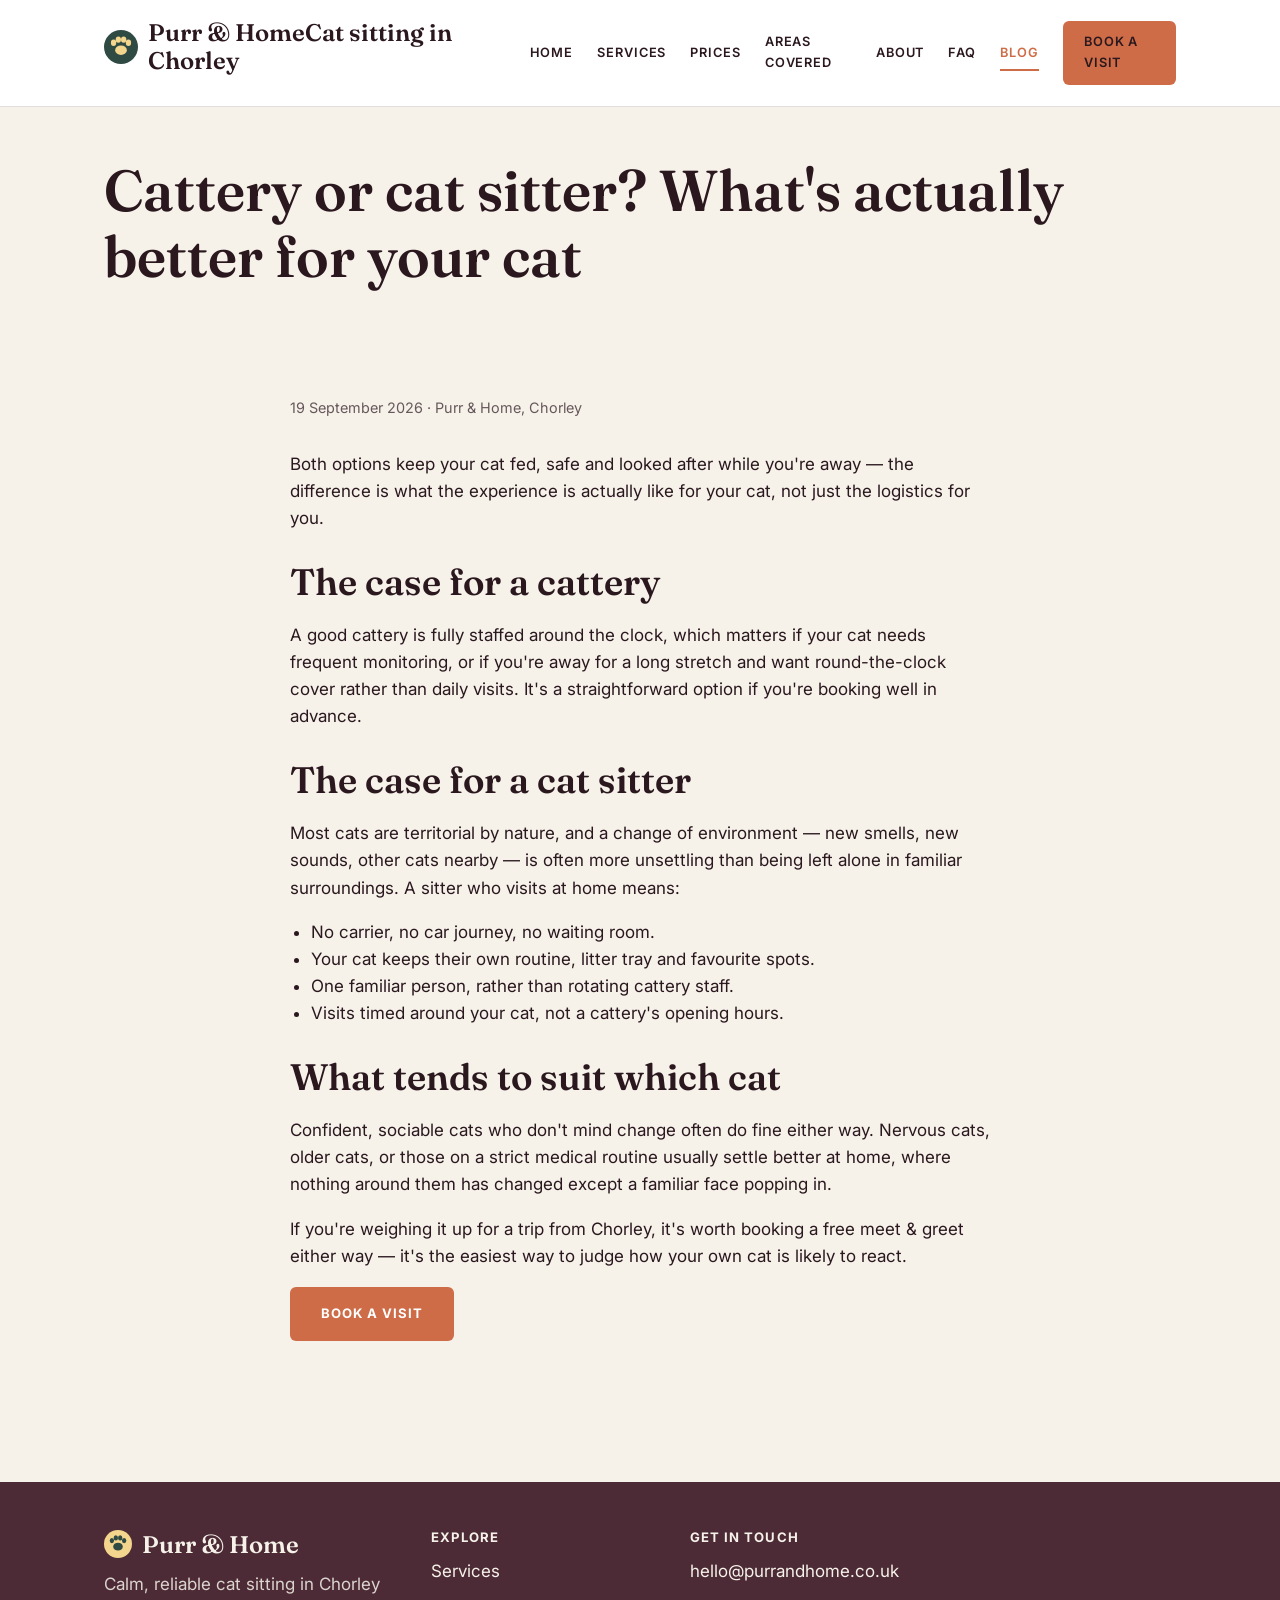
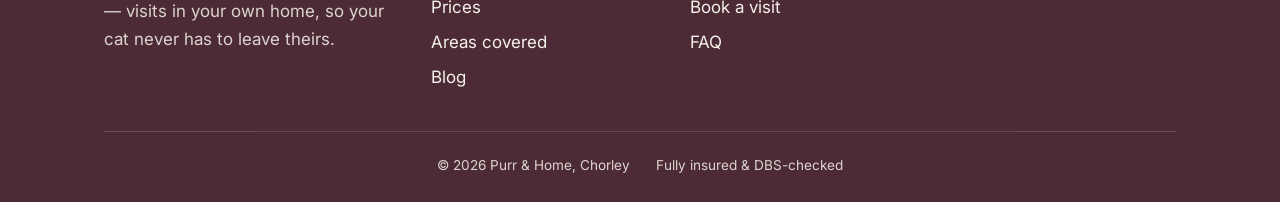
<file: cattery-vs-cat-sitter.html>
<!DOCTYPE html>
<html lang="en-GB">
<head>
<meta charset="UTF-8">
<meta name="viewport" content="width=device-width, initial-scale=1.0">
<title>Cattery or Cat Sitter? What's Better for Your Cat | Purr & Home</title>
<meta name="description" content="Catteries and cat sitters both keep your cat safe while you're away — but the experience for your cat is very different. Here's how they compare.">
<link rel="canonical" href="https://purrandhome.co.uk/blog/cattery-vs-cat-sitter.html">
<link rel="icon" href="data:image/svg+xml,%3Csvg xmlns='http://www.w3.org/2000/svg' viewBox='0 0 64 64'%3E%3Ccircle cx='32' cy='32' r='32' fill='%232F4A42'/%3E%3Cellipse cx='32' cy='38' rx='11' ry='9' fill='%23F4D58D'/%3E%3Cellipse cx='18' cy='24' rx='5' ry='6' fill='%23F4D58D'/%3E%3Cellipse cx='27' cy='18' rx='5' ry='6' fill='%23F4D58D'/%3E%3Cellipse cx='37' cy='18' rx='5' ry='6' fill='%23F4D58D'/%3E%3Cellipse cx='46' cy='24' rx='5' ry='6' fill='%23F4D58D'/%3E%3C/svg%3E">
<link rel="stylesheet" href="/css/style.css">
</head>
<body>
<a href="#main" class="skip-link">Skip to content</a>
<header class="site-header">
  <div class="wrap">
    <a href="/" class="brand">
      <svg width="34" height="34" viewBox="0 0 64 64" aria-hidden="true"><circle cx="32" cy="32" r="32" fill="#2F4A42"/><ellipse cx="32" cy="38" rx="11" ry="9" fill="#F4D58D"/><ellipse cx="18" cy="24" rx="5" ry="6" fill="#F4D58D"/><ellipse cx="27" cy="18" rx="5" ry="6" fill="#F4D58D"/><ellipse cx="37" cy="18" rx="5" ry="6" fill="#F4D58D"/><ellipse cx="46" cy="24" rx="5" ry="6" fill="#F4D58D"/></svg>
      <span>Purr & Home<span class="brand-tag">Cat sitting in Chorley</span></span>
    </a>
    <button class="nav-toggle" aria-expanded="false" aria-controls="main-nav">Menu</button>
    <nav class="main-nav" id="main-nav">
      <a href="/">Home</a>
      <a href="/services.html">Services</a>
      <a href="/prices.html">Prices</a>
      <a href="/areas.html">Areas Covered</a>
      <a href="/about.html">About</a>
      <a href="/faq.html">FAQ</a>
      <a href="/blog/" class="current">Blog</a>
      <a href="/book.html" class="btn btn-primary btn-small">Book a visit</a>
    </nav>
  </div>
</header>

<main id="main">
  <div class="page-header wrap">
    <h1>Cattery or cat sitter? What's actually better for your cat</h1>
  </div>
  <section>
    <div class="wrap post-body">
      <p class="post-meta">19 September 2026 · Purr & Home, Chorley</p>

      <p>Both options keep your cat fed, safe and looked after while you're away — the difference is what the experience is actually like for your cat, not just the logistics for you.</p>

      <h2>The case for a cattery</h2>
      <p>A good cattery is fully staffed around the clock, which matters if your cat needs frequent monitoring, or if you're away for a long stretch and want round-the-clock cover rather than daily visits. It's a straightforward option if you're booking well in advance.</p>

      <h2>The case for a cat sitter</h2>
      <p>Most cats are territorial by nature, and a change of environment — new smells, new sounds, other cats nearby — is often more unsettling than being left alone in familiar surroundings. A sitter who visits at home means:</p>
      <ul>
        <li>No carrier, no car journey, no waiting room.</li>
        <li>Your cat keeps their own routine, litter tray and favourite spots.</li>
        <li>One familiar person, rather than rotating cattery staff.</li>
        <li>Visits timed around your cat, not a cattery's opening hours.</li>
      </ul>

      <h2>What tends to suit which cat</h2>
      <p>Confident, sociable cats who don't mind change often do fine either way. Nervous cats, older cats, or those on a strict medical routine usually settle better at home, where nothing around them has changed except a familiar face popping in.</p>

      <p>If you're weighing it up for a trip from Chorley, it's worth booking a free meet &amp; greet either way — it's the easiest way to judge how your own cat is likely to react.</p>

      <p><a href="/book.html" class="btn btn-primary">Book a visit</a></p>
    </div>
  </section>
</main>

<footer class="site-footer">
  <div class="wrap">
    <div class="footer-grid">
      <div>
        <div class="brand" style="color:var(--cream)">
          <svg width="28" height="28" viewBox="0 0 64 64" aria-hidden="true"><circle cx="32" cy="32" r="32" fill="#F4D58D"/><ellipse cx="32" cy="38" rx="11" ry="9" fill="#2F4A42"/><ellipse cx="18" cy="24" rx="5" ry="6" fill="#2F4A42"/><ellipse cx="27" cy="18" rx="5" ry="6" fill="#2F4A42"/><ellipse cx="37" cy="18" rx="5" ry="6" fill="#2F4A42"/><ellipse cx="46" cy="24" rx="5" ry="6" fill="#2F4A42"/></svg>
          <span>Purr & Home</span>
        </div>
        <p style="margin-top:0.8rem; opacity:0.85; max-width:32ch;">Calm, reliable cat sitting in Chorley — visits in your own home, so your cat never has to leave theirs.</p>
      </div>
      <div>
        <h4>Explore</h4>
        <ul>
          <li><a href="/services.html">Services</a></li>
          <li><a href="/prices.html">Prices</a></li>
          <li><a href="/areas.html">Areas covered</a></li>
          <li><a href="/blog/">Blog</a></li>
        </ul>
      </div>
      <div>
        <h4>Get in touch</h4>
        <ul>
          <li><a href="mailto:hello@purrandhome.co.uk">hello@purrandhome.co.uk</a></li>
          <li><a href="/book.html">Book a visit</a></li>
          <li><a href="/faq.html">FAQ</a></li>
        </ul>
      </div>
    </div>
    <div class="footer-bottom">
      <span>&copy; <span id="year"></span> Purr & Home, Chorley</span>
      <span>Fully insured &amp; DBS-checked</span>
    </div>
  </div>
</footer>
<script>document.getElementById('year').textContent = new Date().getFullYear();</script>
<script src="/js/main.js"></script>
</body>
</html>
</file>
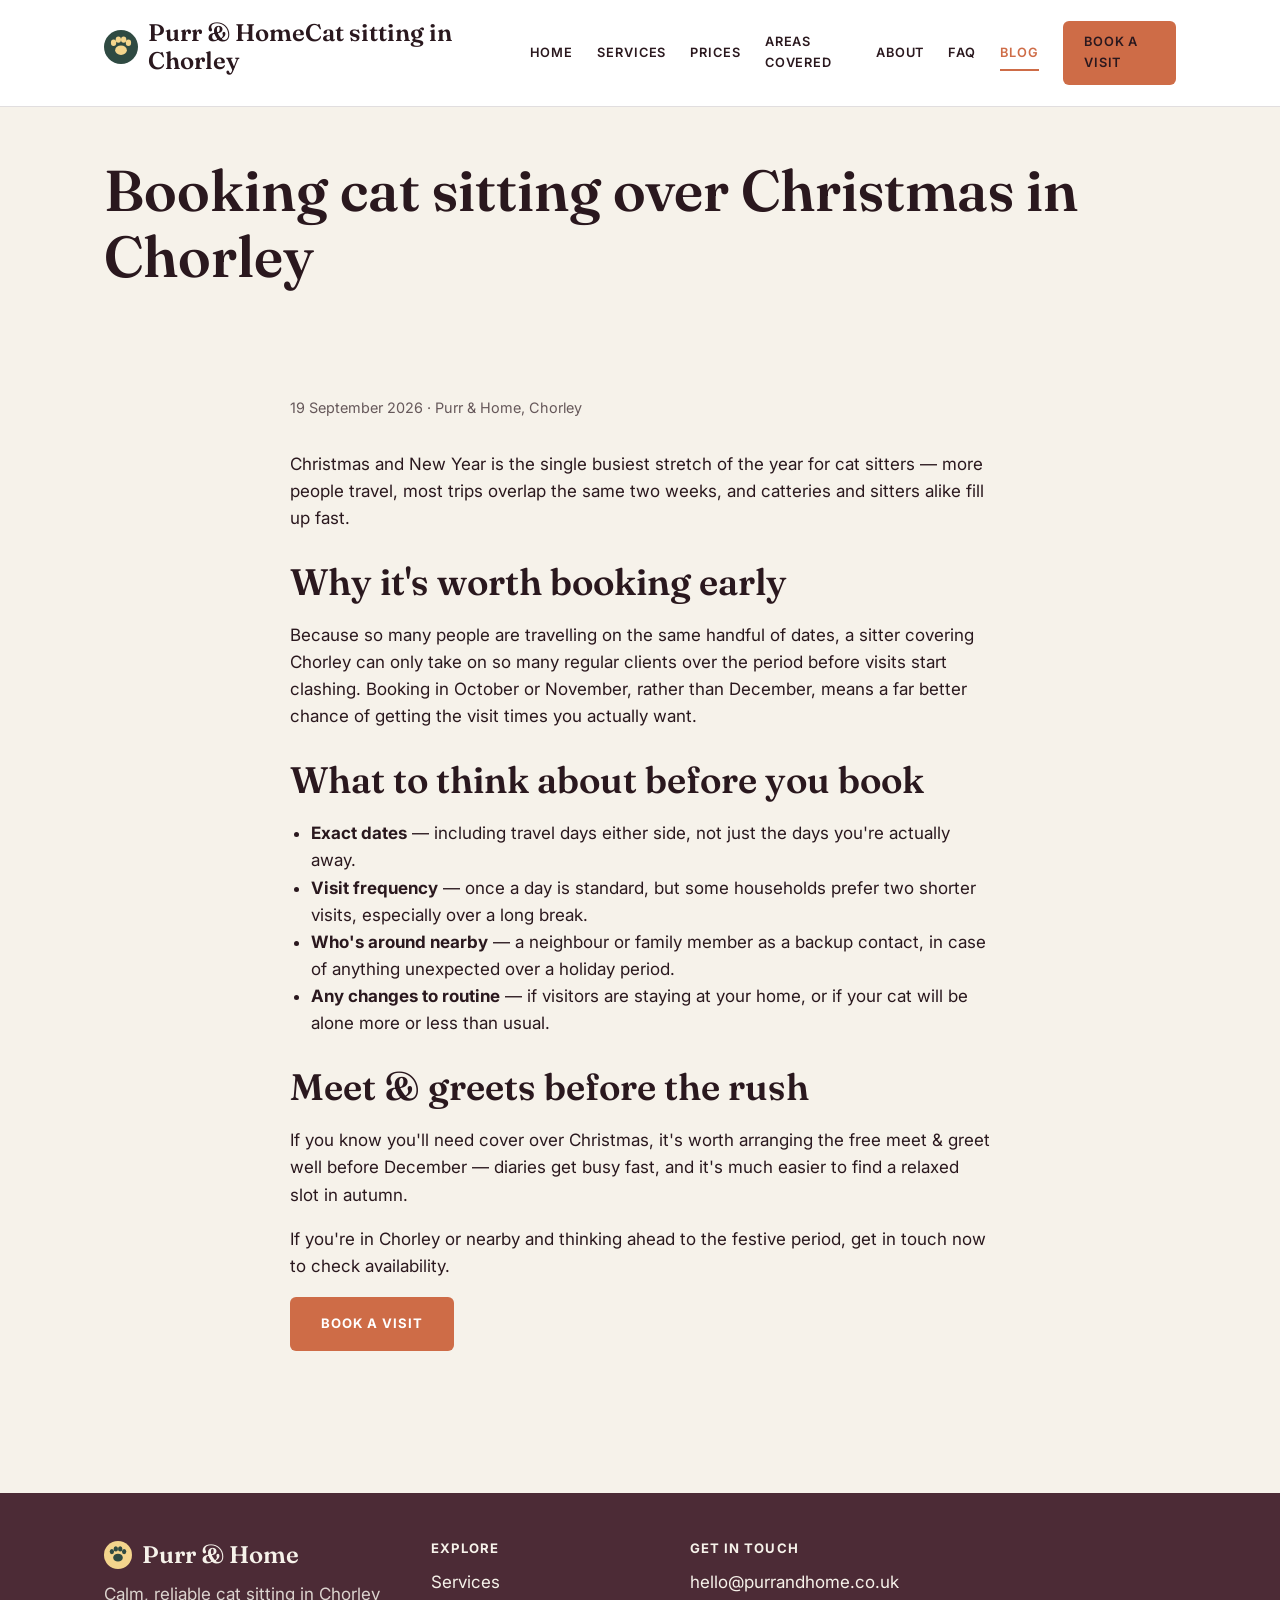
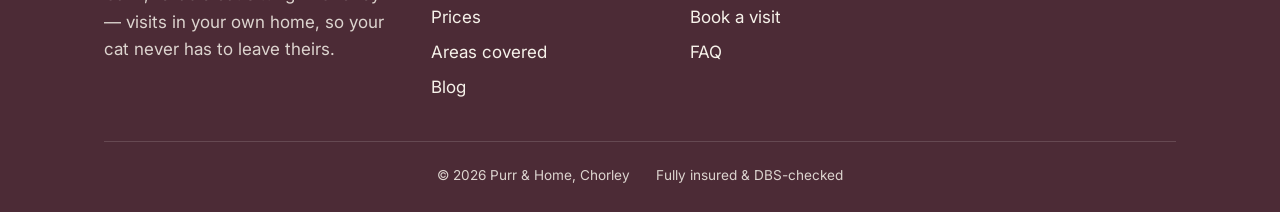
<file: christmas-cat-sitting-chorley.html>
<!DOCTYPE html>
<html lang="en-GB">
<head>
<meta charset="UTF-8">
<meta name="viewport" content="width=device-width, initial-scale=1.0">
<title>Booking Cat Sitting Over Christmas in Chorley | Purr & Home</title>
<meta name="description" content="Christmas is the busiest time of year for cat sitters in Chorley. Here's why it's worth booking early, and what to expect.">
<link rel="canonical" href="https://purrandhome.co.uk/blog/christmas-cat-sitting-chorley.html">
<link rel="icon" href="data:image/svg+xml,%3Csvg xmlns='http://www.w3.org/2000/svg' viewBox='0 0 64 64'%3E%3Ccircle cx='32' cy='32' r='32' fill='%232F4A42'/%3E%3Cellipse cx='32' cy='38' rx='11' ry='9' fill='%23F4D58D'/%3E%3Cellipse cx='18' cy='24' rx='5' ry='6' fill='%23F4D58D'/%3E%3Cellipse cx='27' cy='18' rx='5' ry='6' fill='%23F4D58D'/%3E%3Cellipse cx='37' cy='18' rx='5' ry='6' fill='%23F4D58D'/%3E%3Cellipse cx='46' cy='24' rx='5' ry='6' fill='%23F4D58D'/%3E%3C/svg%3E">
<link rel="stylesheet" href="/css/style.css">
</head>
<body>
<a href="#main" class="skip-link">Skip to content</a>
<header class="site-header">
  <div class="wrap">
    <a href="/" class="brand">
      <svg width="34" height="34" viewBox="0 0 64 64" aria-hidden="true"><circle cx="32" cy="32" r="32" fill="#2F4A42"/><ellipse cx="32" cy="38" rx="11" ry="9" fill="#F4D58D"/><ellipse cx="18" cy="24" rx="5" ry="6" fill="#F4D58D"/><ellipse cx="27" cy="18" rx="5" ry="6" fill="#F4D58D"/><ellipse cx="37" cy="18" rx="5" ry="6" fill="#F4D58D"/><ellipse cx="46" cy="24" rx="5" ry="6" fill="#F4D58D"/></svg>
      <span>Purr & Home<span class="brand-tag">Cat sitting in Chorley</span></span>
    </a>
    <button class="nav-toggle" aria-expanded="false" aria-controls="main-nav">Menu</button>
    <nav class="main-nav" id="main-nav">
      <a href="/">Home</a>
      <a href="/services.html">Services</a>
      <a href="/prices.html">Prices</a>
      <a href="/areas.html">Areas Covered</a>
      <a href="/about.html">About</a>
      <a href="/faq.html">FAQ</a>
      <a href="/blog/" class="current">Blog</a>
      <a href="/book.html" class="btn btn-primary btn-small">Book a visit</a>
    </nav>
  </div>
</header>

<main id="main">
  <div class="page-header wrap">
    <h1>Booking cat sitting over Christmas in Chorley</h1>
  </div>
  <section>
    <div class="wrap post-body">
      <p class="post-meta">19 September 2026 · Purr & Home, Chorley</p>

      <p>Christmas and New Year is the single busiest stretch of the year for cat sitters — more people travel, most trips overlap the same two weeks, and catteries and sitters alike fill up fast.</p>

      <h2>Why it's worth booking early</h2>
      <p>Because so many people are travelling on the same handful of dates, a sitter covering Chorley can only take on so many regular clients over the period before visits start clashing. Booking in October or November, rather than December, means a far better chance of getting the visit times you actually want.</p>

      <h2>What to think about before you book</h2>
      <ul>
        <li><strong>Exact dates</strong> — including travel days either side, not just the days you're actually away.</li>
        <li><strong>Visit frequency</strong> — once a day is standard, but some households prefer two shorter visits, especially over a long break.</li>
        <li><strong>Who's around nearby</strong> — a neighbour or family member as a backup contact, in case of anything unexpected over a holiday period.</li>
        <li><strong>Any changes to routine</strong> — if visitors are staying at your home, or if your cat will be alone more or less than usual.</li>
      </ul>

      <h2>Meet & greets before the rush</h2>
      <p>If you know you'll need cover over Christmas, it's worth arranging the free meet &amp; greet well before December — diaries get busy fast, and it's much easier to find a relaxed slot in autumn.</p>

      <p>If you're in Chorley or nearby and thinking ahead to the festive period, get in touch now to check availability.</p>

      <p><a href="/book.html" class="btn btn-primary">Book a visit</a></p>
    </div>
  </section>
</main>

<footer class="site-footer">
  <div class="wrap">
    <div class="footer-grid">
      <div>
        <div class="brand" style="color:var(--cream)">
          <svg width="28" height="28" viewBox="0 0 64 64" aria-hidden="true"><circle cx="32" cy="32" r="32" fill="#F4D58D"/><ellipse cx="32" cy="38" rx="11" ry="9" fill="#2F4A42"/><ellipse cx="18" cy="24" rx="5" ry="6" fill="#2F4A42"/><ellipse cx="27" cy="18" rx="5" ry="6" fill="#2F4A42"/><ellipse cx="37" cy="18" rx="5" ry="6" fill="#2F4A42"/><ellipse cx="46" cy="24" rx="5" ry="6" fill="#2F4A42"/></svg>
          <span>Purr & Home</span>
        </div>
        <p style="margin-top:0.8rem; opacity:0.85; max-width:32ch;">Calm, reliable cat sitting in Chorley — visits in your own home, so your cat never has to leave theirs.</p>
      </div>
      <div>
        <h4>Explore</h4>
        <ul>
          <li><a href="/services.html">Services</a></li>
          <li><a href="/prices.html">Prices</a></li>
          <li><a href="/areas.html">Areas covered</a></li>
          <li><a href="/blog/">Blog</a></li>
        </ul>
      </div>
      <div>
        <h4>Get in touch</h4>
        <ul>
          <li><a href="mailto:hello@purrandhome.co.uk">hello@purrandhome.co.uk</a></li>
          <li><a href="/book.html">Book a visit</a></li>
          <li><a href="/faq.html">FAQ</a></li>
        </ul>
      </div>
    </div>
    <div class="footer-bottom">
      <span>&copy; <span id="year"></span> Purr & Home, Chorley</span>
      <span>Fully insured &amp; DBS-checked</span>
    </div>
  </div>
</footer>
<script>document.getElementById('year').textContent = new Date().getFullYear();</script>
<script src="/js/main.js"></script>
</body>
</html>
</file>
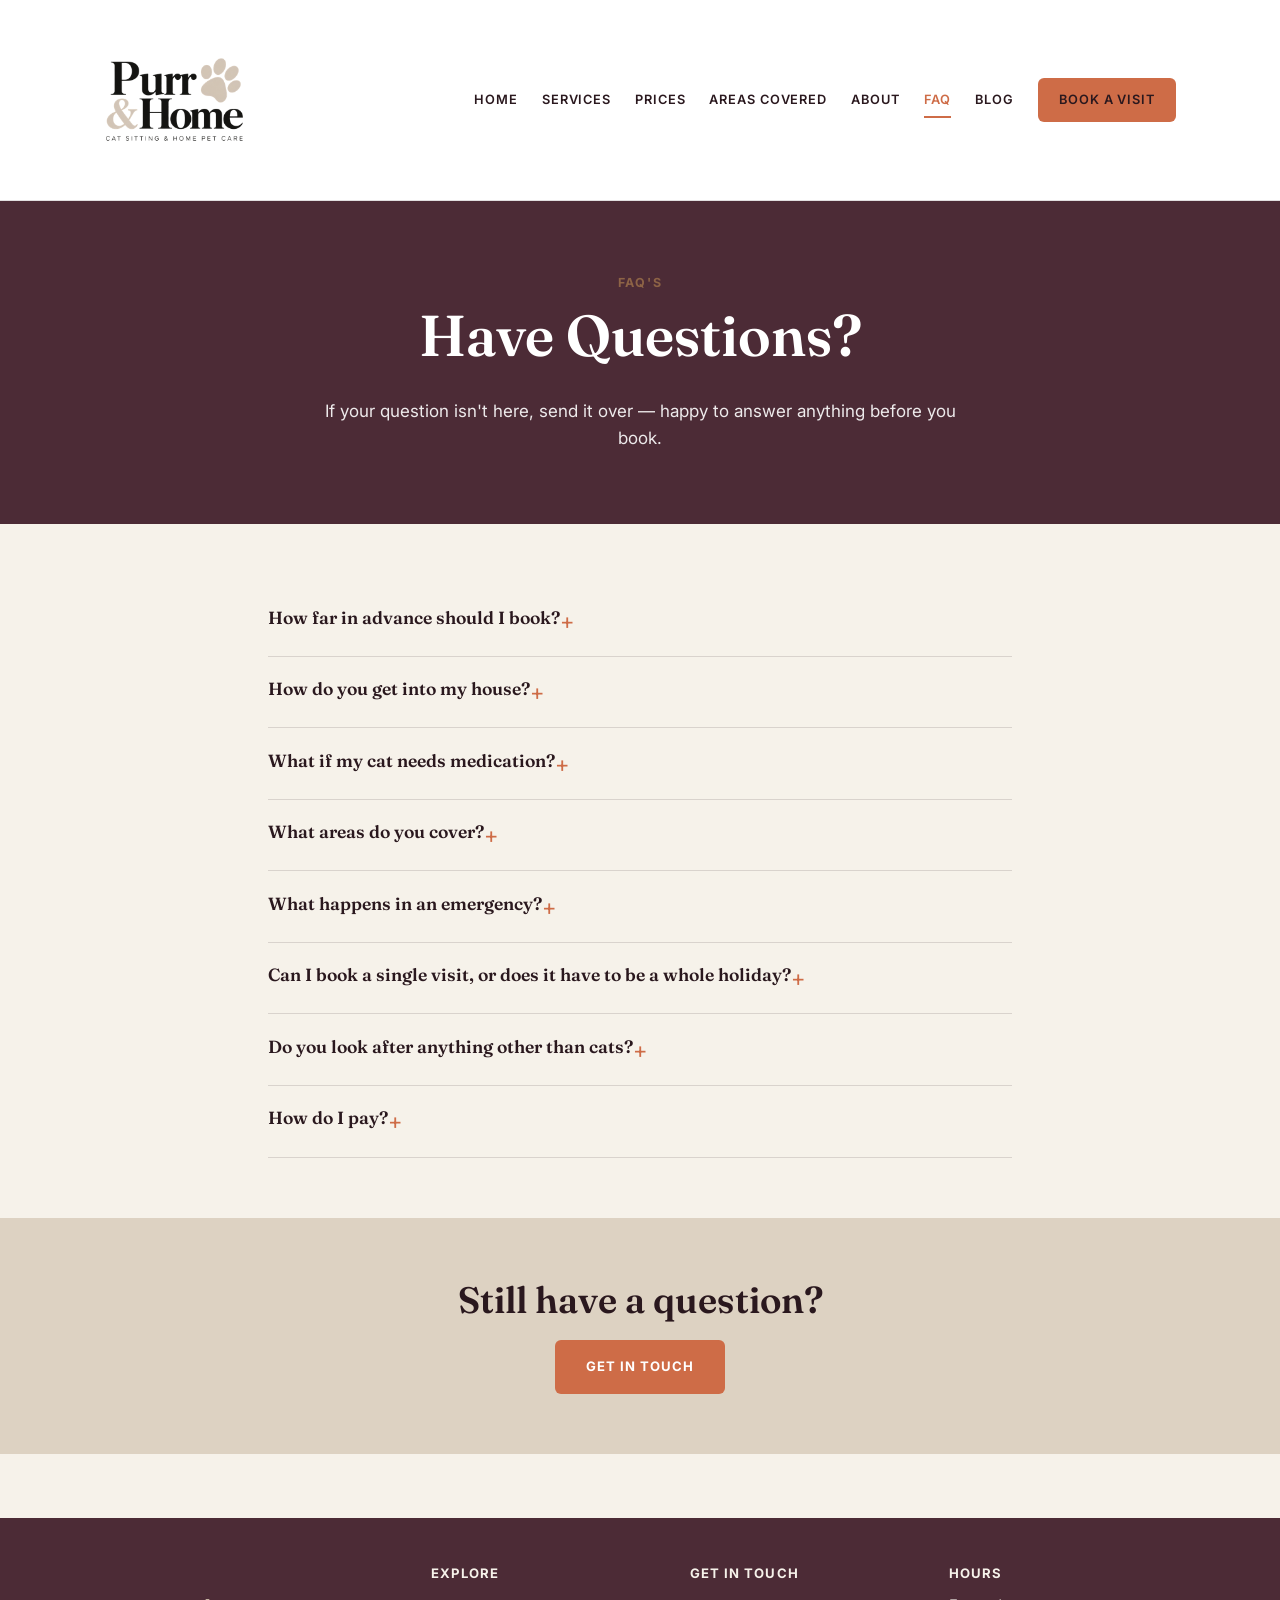
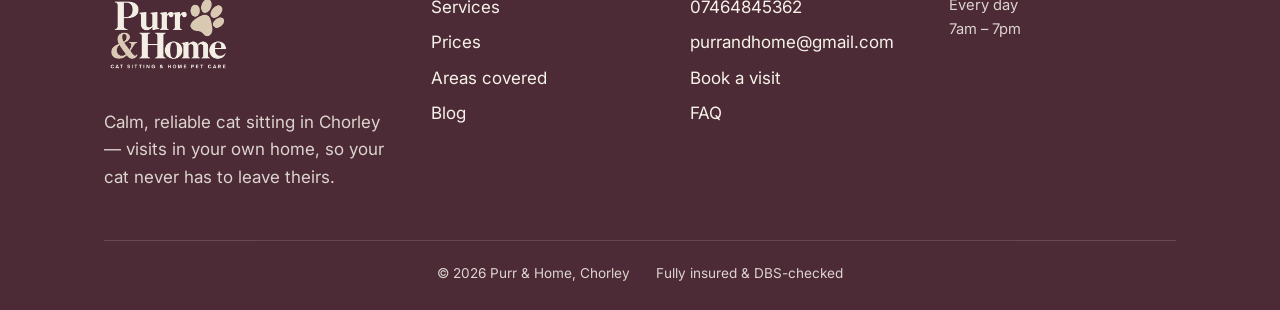
<file: faq.html>
<!DOCTYPE html>
<html lang="en-GB">
<head>
<!-- Google tag (gtag.js) -->
<script async src="https://www.googletagmanager.com/gtag/js?id=G-87HFVEV2M1"></script>
<script>
  window.dataLayer = window.dataLayer || [];
  function gtag(){dataLayer.push(arguments);}
  gtag('js', new Date());

  gtag('config', 'G-87HFVEV2M1');
</script>
<meta charset="UTF-8">
<meta name="viewport" content="width=device-width, initial-scale=1.0">
<title>FAQ | Purr & Home Cat Sitting, Chorley</title>
<meta name="description" content="Common questions about cat sitting with Purr & Home in Chorley — booking, keys, medication, holidays and more.">
<link rel="canonical" href="https://purrandhome.co.uk/faq.html">
<link rel="icon" type="image/png" href="/images/favicon.png">
<link rel="stylesheet" href="/css/style.css">
<script type="application/ld+json">
{
  "@context": "https://schema.org",
  "@type": "FAQPage",
  "mainEntity": [
    {"@type": "Question", "name": "How far in advance should I book?", "acceptedAnswer": {"@type": "Answer", "text": "As early as you can, especially around school holidays and Christmas, but get in touch even for a last-minute booking — I'll always try to help if I have space."}},
    {"@type": "Question", "name": "How do you get into my house?", "acceptedAnswer": {"@type": "Answer", "text": "A key handed over at the meet & greet, kept securely and returned or held for your next booking, whichever you prefer."}},
    {"@type": "Question", "name": "What if my cat needs medication?", "acceptedAnswer": {"@type": "Answer", "text": "I'm happy to give tablets, liquid medicine or injections, following your instructions and your vet's guidance."}},
    {"@type": "Question", "name": "What areas do you cover?", "acceptedAnswer": {"@type": "Answer", "text": "Chorley and the surrounding area, including Euxton, Buckshaw Village, Adlington and Coppull. See the areas covered page for the full list."}},
    {"@type": "Question", "name": "What happens in an emergency?", "acceptedAnswer": {"@type": "Answer", "text": "You'll be contacted straight away. If your cat needs a vet, I'll take them to your usual practice where possible, or the nearest emergency vet, and keep you updated throughout."}}
  ]
}
</script>
</head>
<body>
<a href="#main" class="skip-link">Skip to content</a>
<header class="site-header">
  <div class="wrap">
    <a href="/" class="brand">
      <img class="brand-logo" src="/images/logo.png" alt="Purr &amp; Home — cat sitting and home pet care in Chorley">
    </a>
    <button class="nav-toggle" aria-expanded="false" aria-controls="main-nav">Menu</button>
    <nav class="main-nav" id="main-nav">
      <a href="/">Home</a>
      <a href="/services.html">Services</a>
      <a href="/prices.html">Prices</a>
      <a href="/areas.html">Areas Covered</a>
      <a href="/about.html">About</a>
      <a href="/faq.html" class="current">FAQ</a>
      <a href="/blog/">Blog</a>
      <a href="/book.html" class="btn btn-primary btn-small">Book a visit</a>
    </nav>
  </div>
</header>

<main id="main">
  <section class="photo-band paw-pattern">
    <div class="wrap">
      <span class="section-label">FAQ's</span>
      <h1>Have Questions?</h1>
      <p class="lead">If your question isn't here, send it over — happy to answer anything before you book.</p>
    </div>
  </section>

  <section>
    <div class="wrap" style="max-width:72ch;">

      <div class="faq-item">
        <h3><button type="button" aria-expanded="false" style="all:unset; cursor:pointer; display:block; width:100%; font:inherit; color:inherit;">How far in advance should I book?</button></h3>
        <div class="faq-answer" hidden><p>As early as you can, especially around school holidays and Christmas, when spaces go quickly. That said, get in touch even for a last-minute booking — I'll always try to help if I have space.</p></div>
      </div>

      <div class="faq-item">
        <h3><button type="button" aria-expanded="false" style="all:unset; cursor:pointer; display:block; width:100%; font:inherit; color:inherit;">How do you get into my house?</button></h3>
        <div class="faq-answer" hidden><p>A key is handed over at the free meet &amp; greet. It's kept securely, labelled with a code rather than your address, and either returned at the end of the booking or held safely for next time, whichever you'd prefer.</p></div>
      </div>

      <div class="faq-item">
        <h3><button type="button" aria-expanded="false" style="all:unset; cursor:pointer; display:block; width:100%; font:inherit; color:inherit;">What if my cat needs medication?</button></h3>
        <div class="faq-answer" hidden><p>That's no problem. I'm comfortable giving tablets, liquid medicine or injections, following your instructions and your vet's guidance. There's a small additional charge for medicated visits — see the prices page.</p></div>
      </div>

      <div class="faq-item">
        <h3><button type="button" aria-expanded="false" style="all:unset; cursor:pointer; display:block; width:100%; font:inherit; color:inherit;">What areas do you cover?</button></h3>
        <div class="faq-answer" hidden><p>Chorley and the surrounding area, including Euxton, Buckshaw Village, Astley Village, Adlington and Coppull. See <a href="/areas.html">areas covered</a> for the full list, or just ask.</p></div>
      </div>

      <div class="faq-item">
        <h3><button type="button" aria-expanded="false" style="all:unset; cursor:pointer; display:block; width:100%; font:inherit; color:inherit;">What happens in an emergency?</button></h3>
        <div class="faq-answer" hidden><p>You'll be contacted straight away. If your cat needs a vet, I'll take them to your usual practice where possible, or the nearest emergency vet, and keep you updated throughout. It's worth leaving your vet's details and a contact number for someone nearby at the meet &amp; greet.</p></div>
      </div>

      <div class="faq-item">
        <h3><button type="button" aria-expanded="false" style="all:unset; cursor:pointer; display:block; width:100%; font:inherit; color:inherit;">Can I book a single visit, or does it have to be a whole holiday?</button></h3>
        <div class="faq-answer" hidden><p>Either is fine. Some clients book one drop-in visit for a day out, others book daily visits for a two-week holiday. Whatever suits.</p></div>
      </div>

      <div class="faq-item">
        <h3><button type="button" aria-expanded="false" style="all:unset; cursor:pointer; display:block; width:100%; font:inherit; color:inherit;">Do you look after anything other than cats?</button></h3>
        <div class="faq-answer" hidden><p>Cats are the focus, but get in touch if you've other small pets needing a visit alongside them — happy to have a chat about it.</p></div>
      </div>

      <div class="faq-item">
        <h3><button type="button" aria-expanded="false" style="all:unset; cursor:pointer; display:block; width:100%; font:inherit; color:inherit;">How do I pay?</button></h3>
        <div class="faq-answer" hidden><p><!-- TODO (Charli): state your actual payment method here, e.g. bank transfer, and when payment is due (on booking / after the meet & greet / on completion). --></p></div>
      </div>

    </div>
  </section>

  <section class="section-cream-dim">
    <div class="wrap center">
      <h2>Still have a question?</h2>
      <a href="/book.html" class="btn btn-primary">Get in touch</a>
    </div>
  </section>
</main>

<footer class="site-footer">
  <div class="wrap">
    <div class="footer-grid">
      <div>
        <div class="brand">
          <img class="brand-logo brand-logo-reverse" src="/images/logo-reverse.png" alt="Purr &amp; Home">
        </div>
        <p style="margin-top:0.8rem; opacity:0.85; max-width:32ch;">Calm, reliable cat sitting in Chorley — visits in your own home, so your cat never has to leave theirs.</p>
      </div>
      <div>
        <h4>Explore</h4>
        <ul>
          <li><a href="/services.html">Services</a></li>
          <li><a href="/prices.html">Prices</a></li>
          <li><a href="/areas.html">Areas covered</a></li>
          <li><a href="/blog/">Blog</a></li>
        </ul>
      </div>
      <div>
        <h4>Get in touch</h4>
        <ul>
          <li><a href="tel:+447464845362">07464845362</a></li>
          <li><a href="mailto:purrandhome@gmail.com">purrandhome@gmail.com</a></li>
          <li><a href="/book.html">Book a visit</a></li>
          <li><a href="/faq.html">FAQ</a></li>
        </ul>
      </div>
      <div>
        <h4>Hours</h4>
        <p style="margin:0; opacity:0.85; font-size:0.92rem;">Every day<br>7am &ndash; 7pm</p>
      </div>
    </div>
    <div class="footer-bottom">
      <span>&copy; <span id="year"></span> Purr & Home, Chorley</span>
      <span>Fully insured &amp; DBS-checked</span>
    </div>
  </div>
</footer>
<script>document.getElementById('year').textContent = new Date().getFullYear();</script>
<script src="/js/main.js"></script>
</body>
</html>
</file>
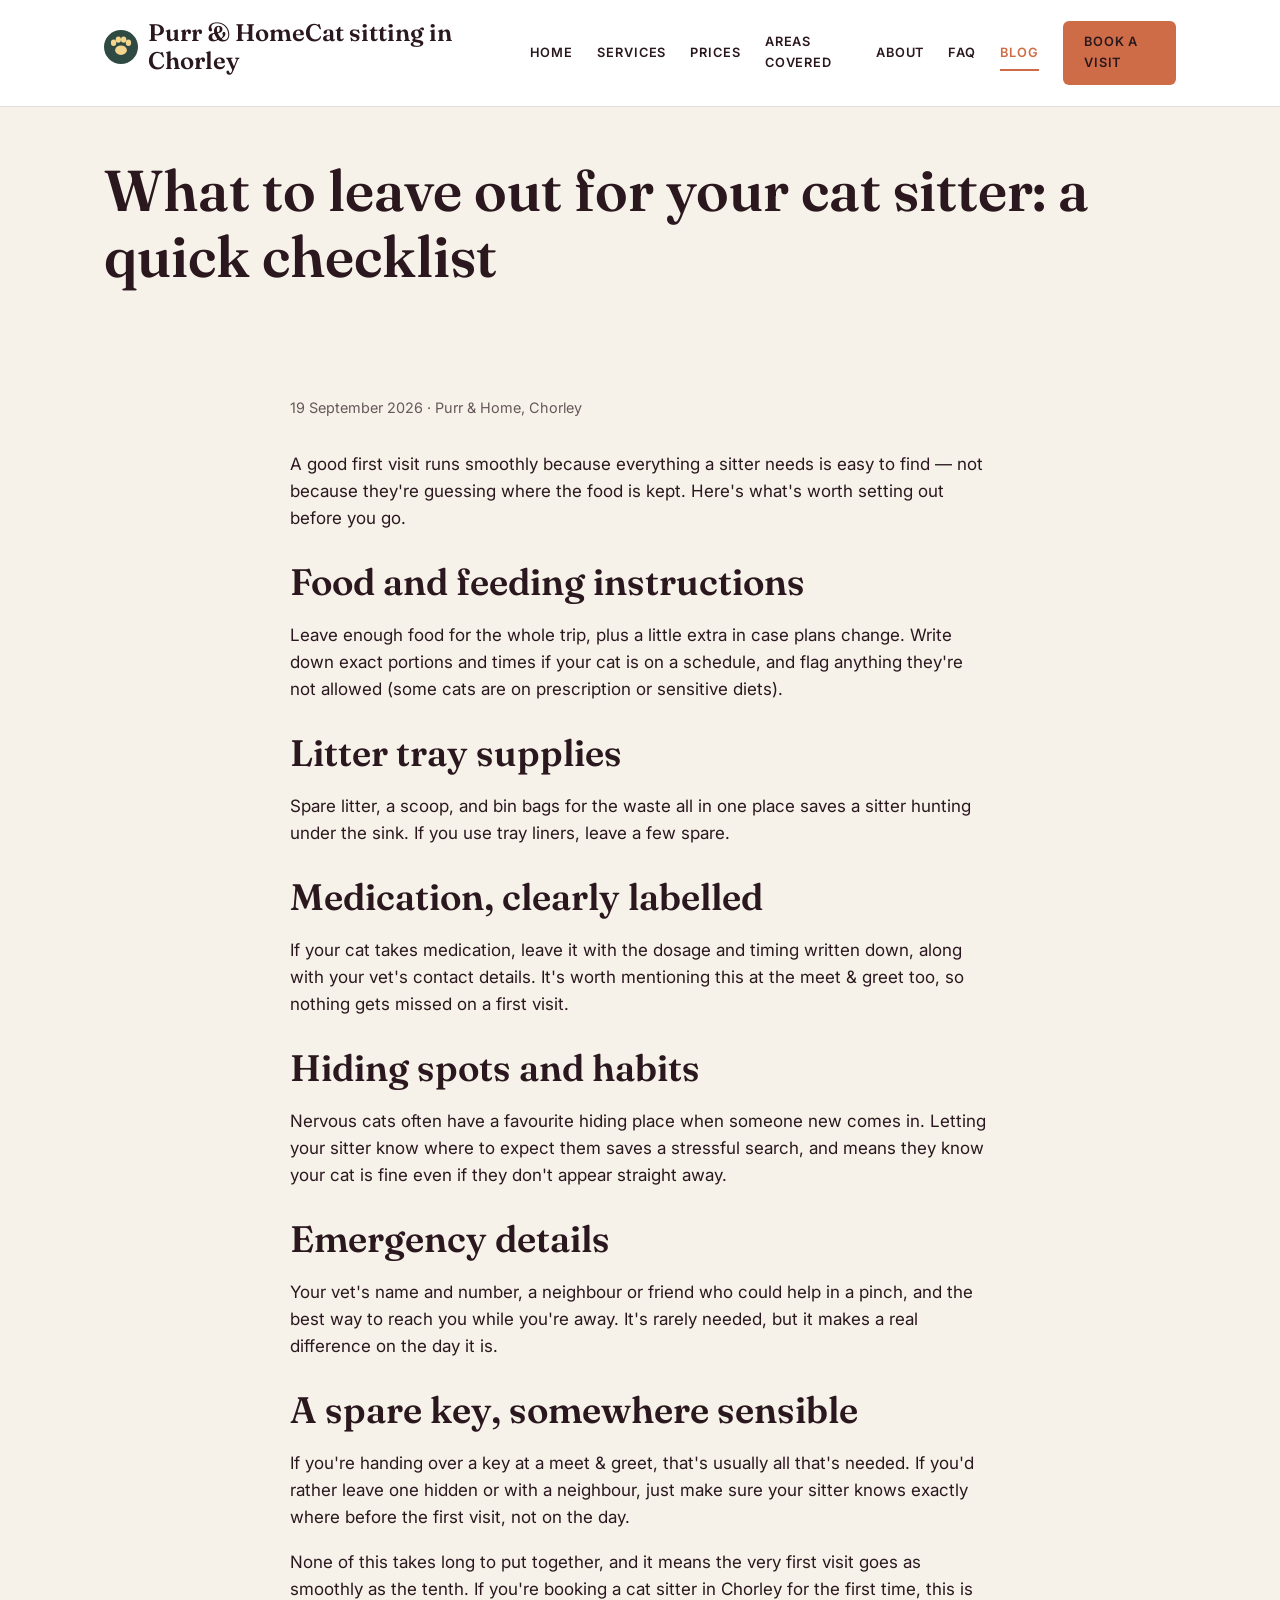
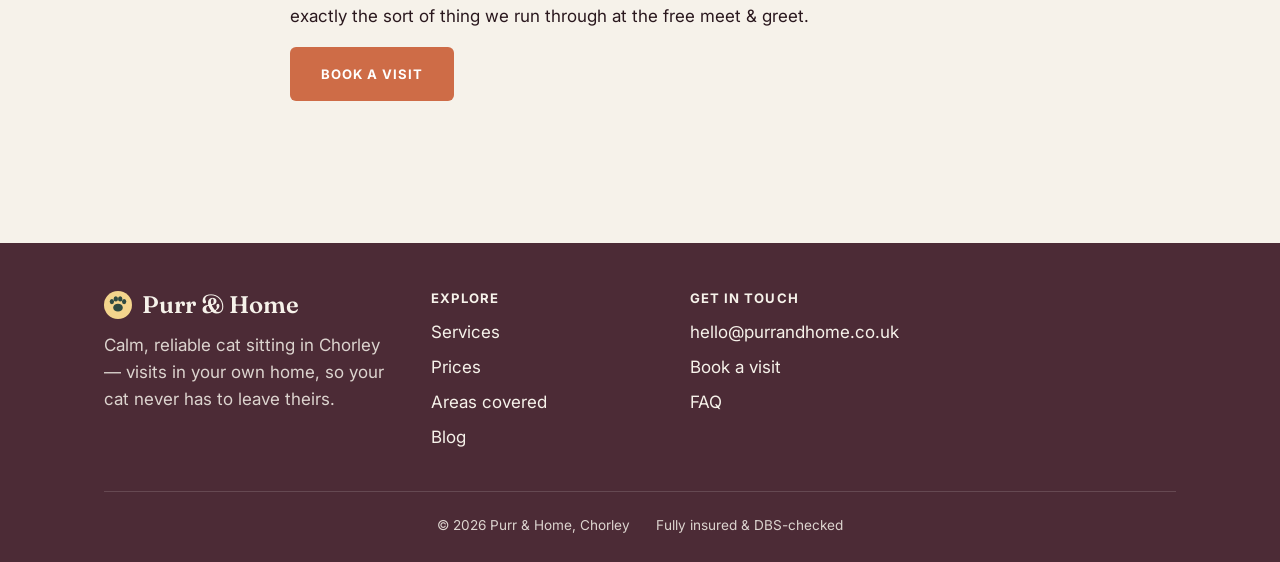
<file: leaving-your-cat-checklist.html>
<!DOCTYPE html>
<html lang="en-GB">
<head>
<meta charset="UTF-8">
<meta name="viewport" content="width=device-width, initial-scale=1.0">
<title>What to Leave Out for Your Cat Sitter: A Checklist | Purr & Home</title>
<meta name="description" content="A simple checklist of what to leave out for your cat sitter before you go — food, medication, hiding spots and emergency details.">
<link rel="canonical" href="https://purrandhome.co.uk/blog/leaving-your-cat-checklist.html">
<link rel="icon" href="data:image/svg+xml,%3Csvg xmlns='http://www.w3.org/2000/svg' viewBox='0 0 64 64'%3E%3Ccircle cx='32' cy='32' r='32' fill='%232F4A42'/%3E%3Cellipse cx='32' cy='38' rx='11' ry='9' fill='%23F4D58D'/%3E%3Cellipse cx='18' cy='24' rx='5' ry='6' fill='%23F4D58D'/%3E%3Cellipse cx='27' cy='18' rx='5' ry='6' fill='%23F4D58D'/%3E%3Cellipse cx='37' cy='18' rx='5' ry='6' fill='%23F4D58D'/%3E%3Cellipse cx='46' cy='24' rx='5' ry='6' fill='%23F4D58D'/%3E%3C/svg%3E">
<link rel="stylesheet" href="/css/style.css">
</head>
<body>
<a href="#main" class="skip-link">Skip to content</a>
<header class="site-header">
  <div class="wrap">
    <a href="/" class="brand">
      <svg width="34" height="34" viewBox="0 0 64 64" aria-hidden="true"><circle cx="32" cy="32" r="32" fill="#2F4A42"/><ellipse cx="32" cy="38" rx="11" ry="9" fill="#F4D58D"/><ellipse cx="18" cy="24" rx="5" ry="6" fill="#F4D58D"/><ellipse cx="27" cy="18" rx="5" ry="6" fill="#F4D58D"/><ellipse cx="37" cy="18" rx="5" ry="6" fill="#F4D58D"/><ellipse cx="46" cy="24" rx="5" ry="6" fill="#F4D58D"/></svg>
      <span>Purr & Home<span class="brand-tag">Cat sitting in Chorley</span></span>
    </a>
    <button class="nav-toggle" aria-expanded="false" aria-controls="main-nav">Menu</button>
    <nav class="main-nav" id="main-nav">
      <a href="/">Home</a>
      <a href="/services.html">Services</a>
      <a href="/prices.html">Prices</a>
      <a href="/areas.html">Areas Covered</a>
      <a href="/about.html">About</a>
      <a href="/faq.html">FAQ</a>
      <a href="/blog/" class="current">Blog</a>
      <a href="/book.html" class="btn btn-primary btn-small">Book a visit</a>
    </nav>
  </div>
</header>

<main id="main">
  <div class="page-header wrap">
    <h1>What to leave out for your cat sitter: a quick checklist</h1>
  </div>
  <section>
    <div class="wrap post-body">
      <p class="post-meta">19 September 2026 · Purr & Home, Chorley</p>

      <p>A good first visit runs smoothly because everything a sitter needs is easy to find — not because they're guessing where the food is kept. Here's what's worth setting out before you go.</p>

      <h2>Food and feeding instructions</h2>
      <p>Leave enough food for the whole trip, plus a little extra in case plans change. Write down exact portions and times if your cat is on a schedule, and flag anything they're not allowed (some cats are on prescription or sensitive diets).</p>

      <h2>Litter tray supplies</h2>
      <p>Spare litter, a scoop, and bin bags for the waste all in one place saves a sitter hunting under the sink. If you use tray liners, leave a few spare.</p>

      <h2>Medication, clearly labelled</h2>
      <p>If your cat takes medication, leave it with the dosage and timing written down, along with your vet's contact details. It's worth mentioning this at the meet &amp; greet too, so nothing gets missed on a first visit.</p>

      <h2>Hiding spots and habits</h2>
      <p>Nervous cats often have a favourite hiding place when someone new comes in. Letting your sitter know where to expect them saves a stressful search, and means they know your cat is fine even if they don't appear straight away.</p>

      <h2>Emergency details</h2>
      <p>Your vet's name and number, a neighbour or friend who could help in a pinch, and the best way to reach you while you're away. It's rarely needed, but it makes a real difference on the day it is.</p>

      <h2>A spare key, somewhere sensible</h2>
      <p>If you're handing over a key at a meet &amp; greet, that's usually all that's needed. If you'd rather leave one hidden or with a neighbour, just make sure your sitter knows exactly where before the first visit, not on the day.</p>

      <p>None of this takes long to put together, and it means the very first visit goes as smoothly as the tenth. If you're booking a cat sitter in Chorley for the first time, this is exactly the sort of thing we run through at the free meet &amp; greet.</p>

      <p><a href="/book.html" class="btn btn-primary">Book a visit</a></p>
    </div>
  </section>
</main>

<footer class="site-footer">
  <div class="wrap">
    <div class="footer-grid">
      <div>
        <div class="brand" style="color:var(--cream)">
          <svg width="28" height="28" viewBox="0 0 64 64" aria-hidden="true"><circle cx="32" cy="32" r="32" fill="#F4D58D"/><ellipse cx="32" cy="38" rx="11" ry="9" fill="#2F4A42"/><ellipse cx="18" cy="24" rx="5" ry="6" fill="#2F4A42"/><ellipse cx="27" cy="18" rx="5" ry="6" fill="#2F4A42"/><ellipse cx="37" cy="18" rx="5" ry="6" fill="#2F4A42"/><ellipse cx="46" cy="24" rx="5" ry="6" fill="#2F4A42"/></svg>
          <span>Purr & Home</span>
        </div>
        <p style="margin-top:0.8rem; opacity:0.85; max-width:32ch;">Calm, reliable cat sitting in Chorley — visits in your own home, so your cat never has to leave theirs.</p>
      </div>
      <div>
        <h4>Explore</h4>
        <ul>
          <li><a href="/services.html">Services</a></li>
          <li><a href="/prices.html">Prices</a></li>
          <li><a href="/areas.html">Areas covered</a></li>
          <li><a href="/blog/">Blog</a></li>
        </ul>
      </div>
      <div>
        <h4>Get in touch</h4>
        <ul>
          <li><a href="mailto:hello@purrandhome.co.uk">hello@purrandhome.co.uk</a></li>
          <li><a href="/book.html">Book a visit</a></li>
          <li><a href="/faq.html">FAQ</a></li>
        </ul>
      </div>
    </div>
    <div class="footer-bottom">
      <span>&copy; <span id="year"></span> Purr & Home, Chorley</span>
      <span>Fully insured &amp; DBS-checked</span>
    </div>
  </div>
</footer>
<script>document.getElementById('year').textContent = new Date().getFullYear();</script>
<script src="/js/main.js"></script>
</body>
</html>
</file>
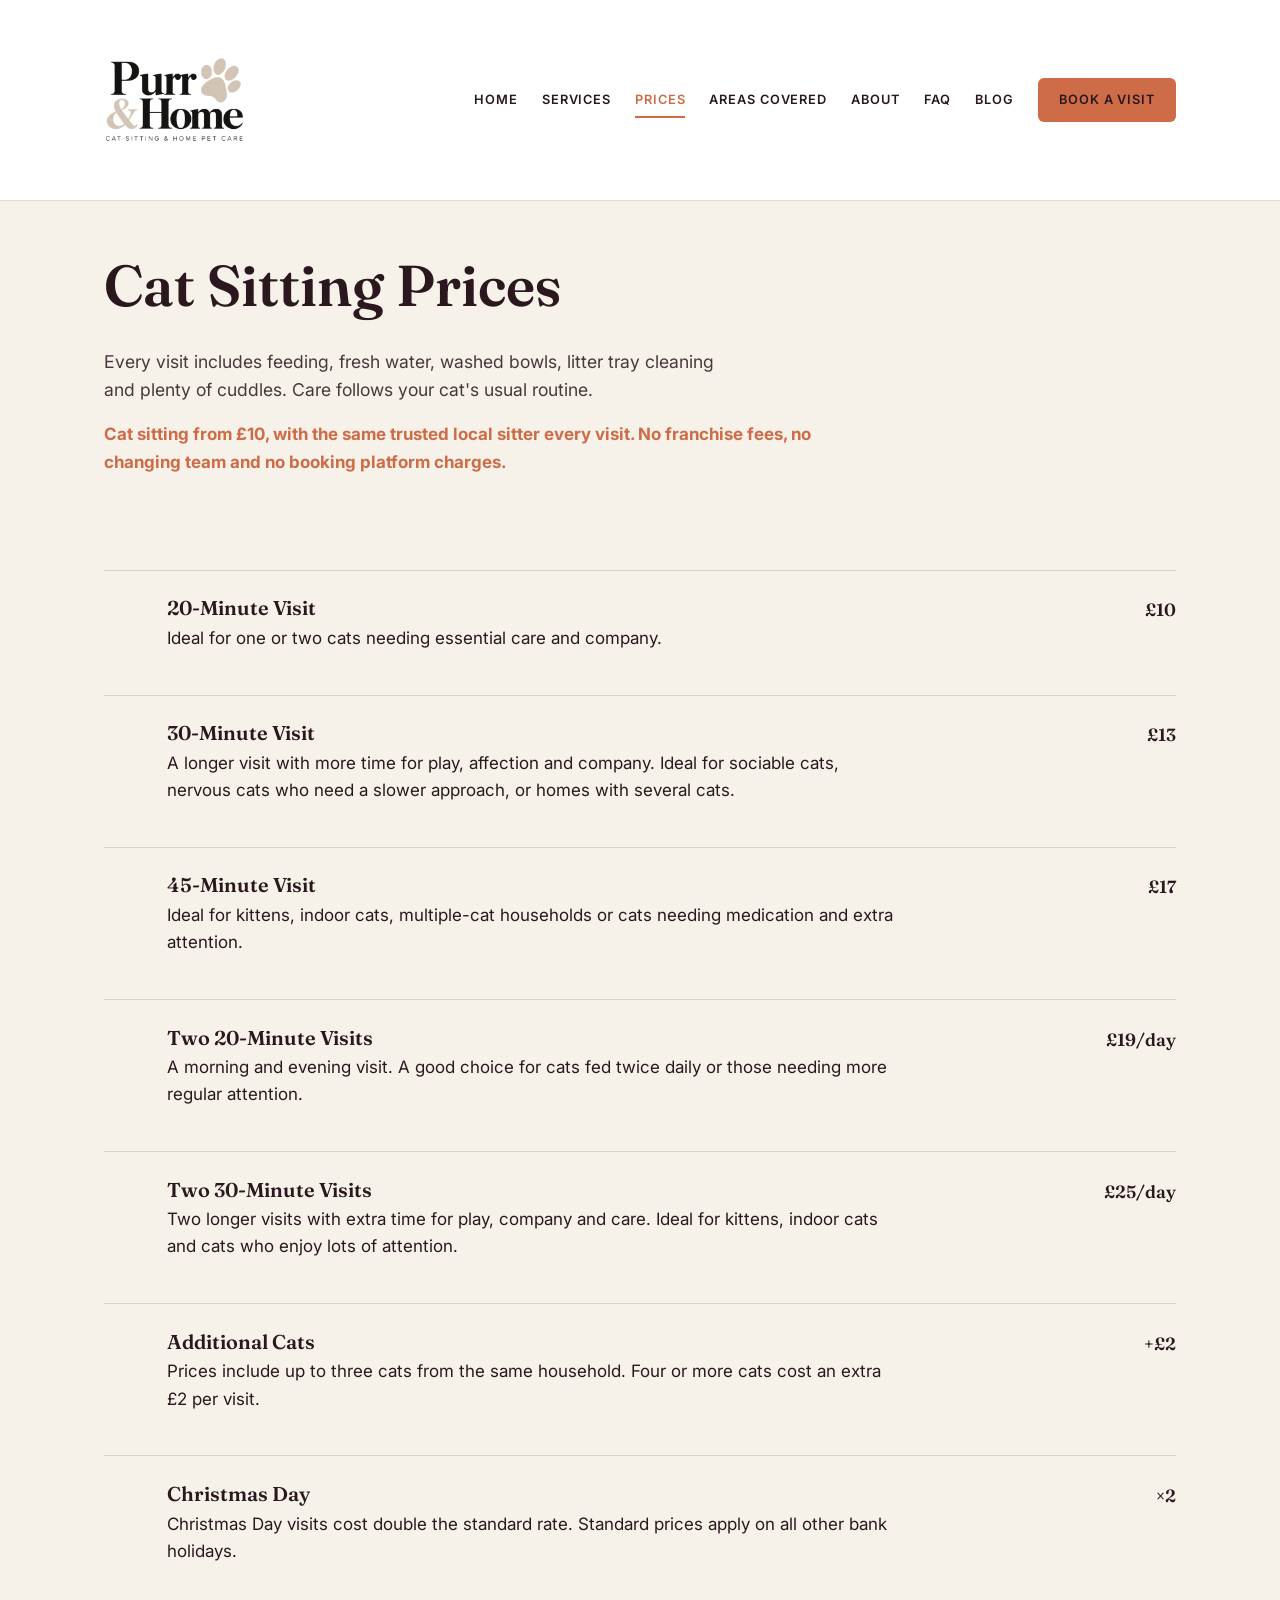
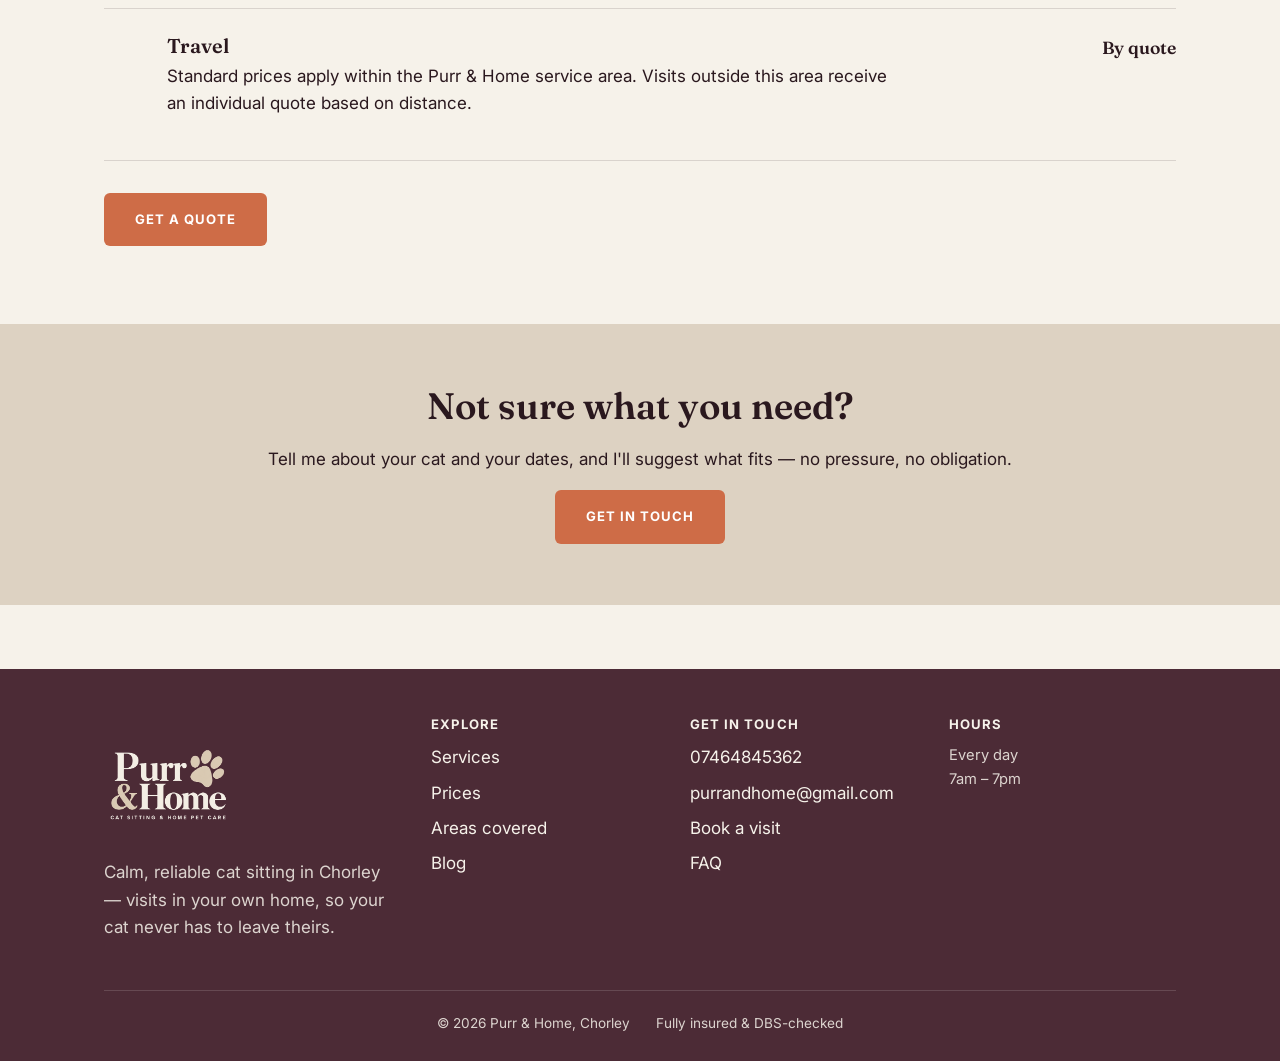
<file: prices.html>
<!DOCTYPE html>
<html lang="en-GB">
<head>
<!-- Google tag (gtag.js) -->
<script async src="https://www.googletagmanager.com/gtag/js?id=G-87HFVEV2M1"></script>
<script>
  window.dataLayer = window.dataLayer || [];
  function gtag(){dataLayer.push(arguments);}
  gtag('js', new Date());

  gtag('config', 'G-87HFVEV2M1');
</script>
<meta charset="UTF-8">
<meta name="viewport" content="width=device-width, initial-scale=1.0">
<title>Prices | Purr & Home Cat Sitting, Chorley</title>
<meta name="description" content="Clear, simple pricing for cat sitting visits in Chorley — drop-in visits, holiday care, medication and multi-cat rates.">
<link rel="canonical" href="https://purrandhome.co.uk/prices.html">
<link rel="icon" type="image/png" href="/images/favicon.png">
<link rel="stylesheet" href="/css/style.css">
</head>
<body>
<a href="#main" class="skip-link">Skip to content</a>
<header class="site-header">
  <div class="wrap">
    <a href="/" class="brand">
      <img class="brand-logo" src="/images/logo.png" alt="Purr &amp; Home — cat sitting and home pet care in Chorley">
    </a>
    <button class="nav-toggle" aria-expanded="false" aria-controls="main-nav">Menu</button>
    <nav class="main-nav" id="main-nav">
      <a href="/">Home</a>
      <a href="/services.html">Services</a>
      <a href="/prices.html" class="current">Prices</a>
      <a href="/areas.html">Areas Covered</a>
      <a href="/about.html">About</a>
      <a href="/faq.html">FAQ</a>
      <a href="/blog/">Blog</a>
      <a href="/book.html" class="btn btn-primary btn-small">Book a visit</a>
    </nav>
  </div>
</header>

<main id="main">
  <div class="page-header wrap">
    <h1>Cat Sitting Prices</h1>
    <p class="lead">Every visit includes feeding, fresh water, washed bowls, litter tray cleaning and plenty of cuddles. Care follows your cat's usual routine.</p>
    <p style="color:var(--tan-deep); font-weight:700;">Cat sitting from £10, with the same trusted local sitter every visit. No franchise fees, no changing team and no booking platform charges.</p>
  </div>

  <section>
    <div class="wrap">
      <div class="service-list">
        <div class="service-row">
          <div></div>
          <div><h3>20-Minute Visit</h3><p>Ideal for one or two cats needing essential care and company.</p></div>
          <div class="price-tag">£10</div>
        </div>
        <div class="service-row">
          <div></div>
          <div><h3>30-Minute Visit</h3><p>A longer visit with more time for play, affection and company. Ideal for sociable cats, nervous cats who need a slower approach, or homes with several cats.</p></div>
          <div class="price-tag">£13</div>
        </div>
        <div class="service-row">
          <div></div>
          <div><h3>45-Minute Visit</h3><p>Ideal for kittens, indoor cats, multiple-cat households or cats needing medication and extra attention.</p></div>
          <div class="price-tag">£17</div>
        </div>
        <div class="service-row">
          <div></div>
          <div><h3>Two 20-Minute Visits</h3><p>A morning and evening visit. A good choice for cats fed twice daily or those needing more regular attention.</p></div>
          <div class="price-tag">£19/day</div>
        </div>
        <div class="service-row">
          <div></div>
          <div><h3>Two 30-Minute Visits</h3><p>Two longer visits with extra time for play, company and care. Ideal for kittens, indoor cats and cats who enjoy lots of attention.</p></div>
          <div class="price-tag">£25/day</div>
        </div>
        <div class="service-row">
          <div></div>
          <div><h3>Additional Cats</h3><p>Prices include up to three cats from the same household. Four or more cats cost an extra £2 per visit.</p></div>
          <div class="price-tag">+£2</div>
        </div>
        <div class="service-row">
          <div></div>
          <div><h3>Christmas Day</h3><p>Christmas Day visits cost double the standard rate. Standard prices apply on all other bank holidays.</p></div>
          <div class="price-tag">&times;2</div>
        </div>
        <div class="service-row">
          <div></div>
          <div><h3>Travel</h3><p>Standard prices apply within the Purr &amp; Home service area. Visits outside this area receive an individual quote based on distance.</p></div>
          <div class="price-tag">By quote</div>
        </div>
      </div>
      <p class="mt-2 center-mobile"><a href="/book.html" class="btn btn-primary">Get a quote</a></p>
    </div>
  </section>

  <section class="section-cream-dim">
    <div class="wrap center">
      <h2>Not sure what you need?</h2>
      <p>Tell me about your cat and your dates, and I'll suggest what fits — no pressure, no obligation.</p>
      <a href="/book.html" class="btn btn-primary">Get in touch</a>
    </div>
  </section>
</main>

<footer class="site-footer">
  <div class="wrap">
    <div class="footer-grid">
      <div>
        <div class="brand">
          <img class="brand-logo brand-logo-reverse" src="/images/logo-reverse.png" alt="Purr &amp; Home">
        </div>
        <p style="margin-top:0.8rem; opacity:0.85; max-width:32ch;">Calm, reliable cat sitting in Chorley — visits in your own home, so your cat never has to leave theirs.</p>
      </div>
      <div>
        <h4>Explore</h4>
        <ul>
          <li><a href="/services.html">Services</a></li>
          <li><a href="/prices.html">Prices</a></li>
          <li><a href="/areas.html">Areas covered</a></li>
          <li><a href="/blog/">Blog</a></li>
        </ul>
      </div>
      <div>
        <h4>Get in touch</h4>
        <ul>
          <li><a href="tel:+447464845362">07464845362</a></li>
          <li><a href="mailto:purrandhome@gmail.com">purrandhome@gmail.com</a></li>
          <li><a href="/book.html">Book a visit</a></li>
          <li><a href="/faq.html">FAQ</a></li>
        </ul>
      </div>
      <div>
        <h4>Hours</h4>
        <p style="margin:0; opacity:0.85; font-size:0.92rem;">Every day<br>7am &ndash; 7pm</p>
      </div>
    </div>
    <div class="footer-bottom">
      <span>&copy; <span id="year"></span> Purr & Home, Chorley</span>
      <span>Fully insured &amp; DBS-checked</span>
    </div>
  </div>
</footer>
<script>document.getElementById('year').textContent = new Date().getFullYear();</script>
<script src="/js/main.js"></script>
</body>
</html>
</file>
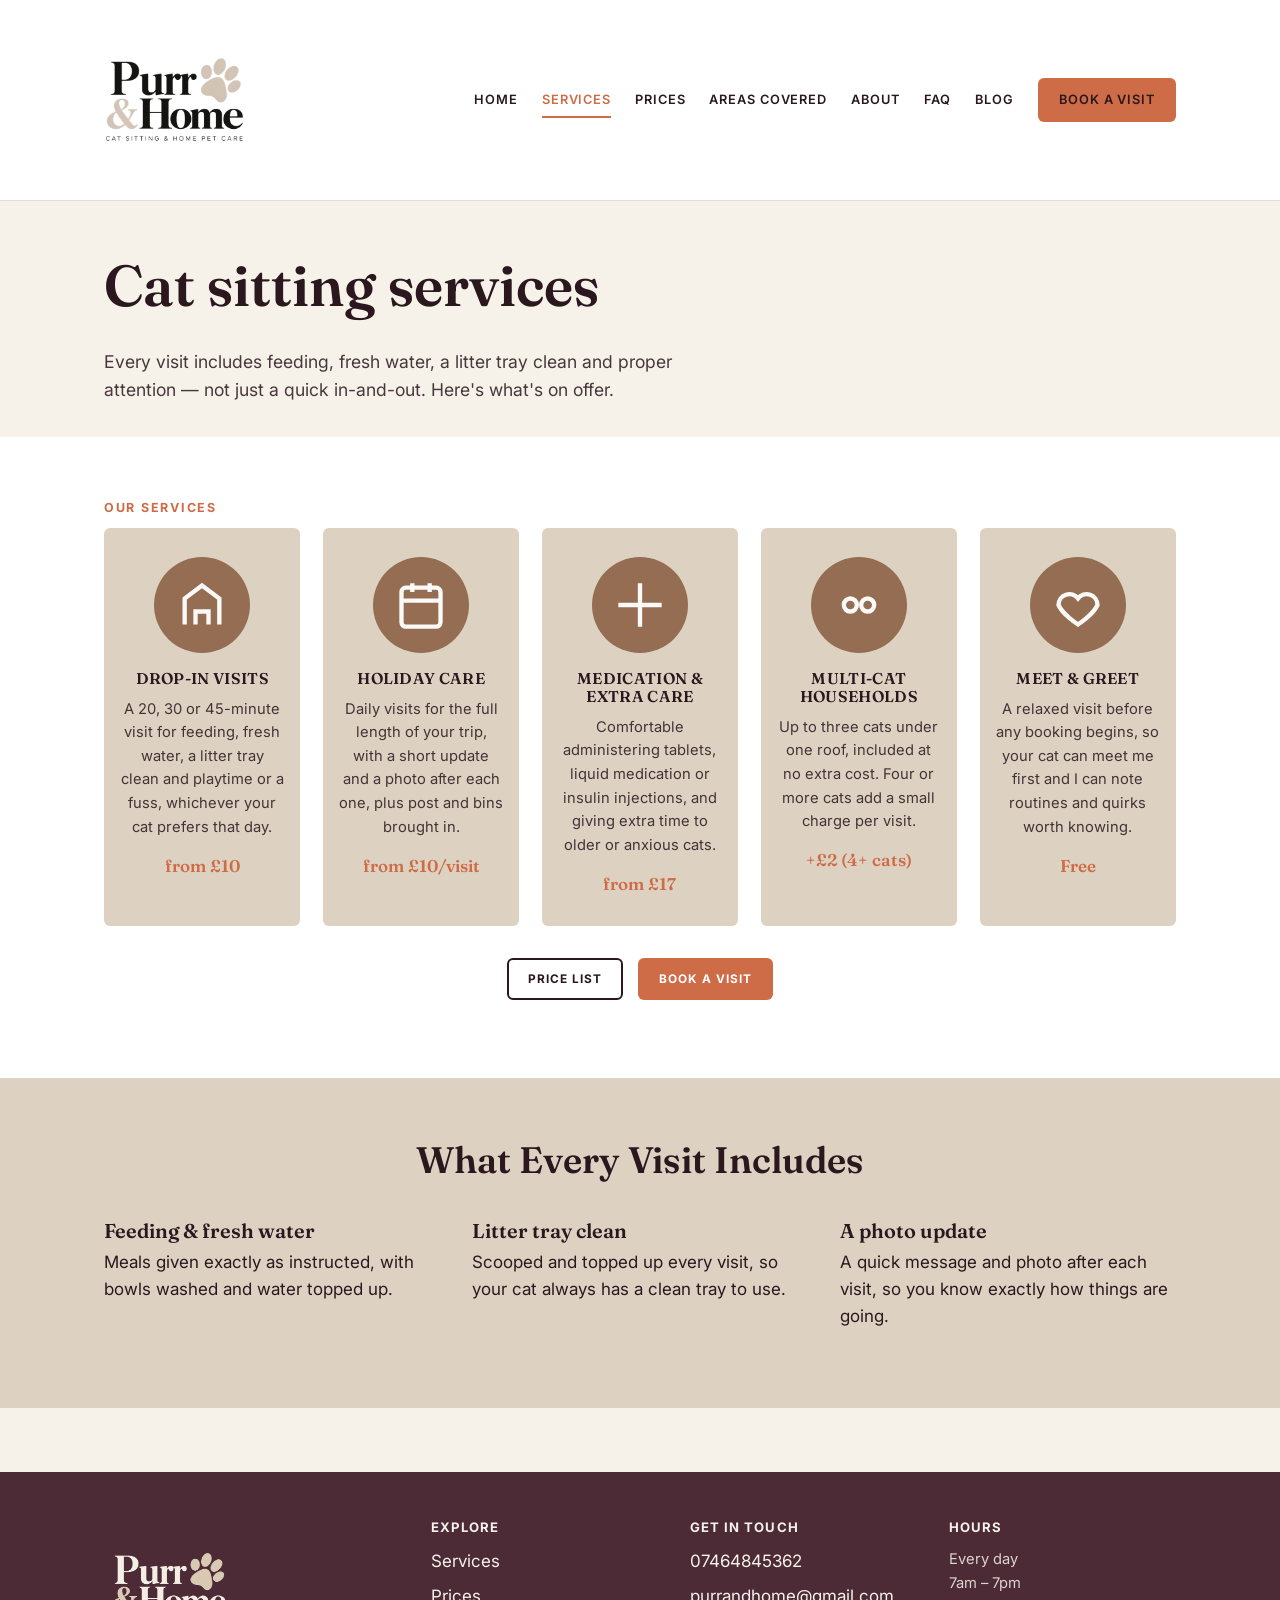
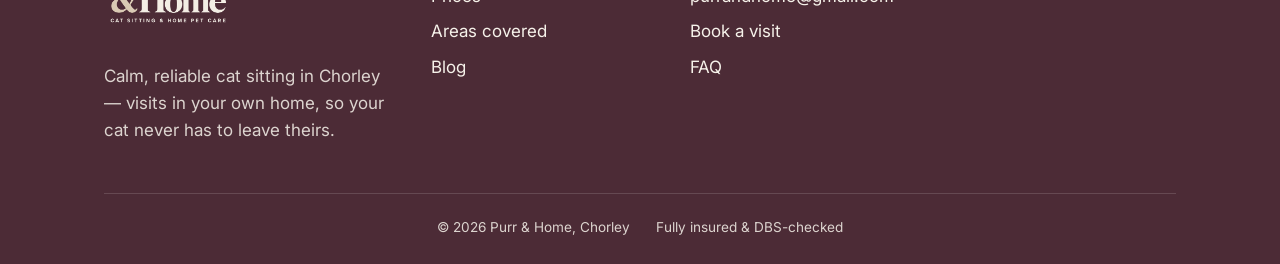
<file: services.html>
<!DOCTYPE html>
<html lang="en-GB">
<head>
<!-- Google tag (gtag.js) -->
<script async src="https://www.googletagmanager.com/gtag/js?id=G-87HFVEV2M1"></script>
<script>
  window.dataLayer = window.dataLayer || [];
  function gtag(){dataLayer.push(arguments);}
  gtag('js', new Date());

  gtag('config', 'G-87HFVEV2M1');
</script>
<meta charset="UTF-8">
<meta name="viewport" content="width=device-width, initial-scale=1.0">
<title>Cat Sitting Services in Chorley | Purr & Home</title>
<meta name="description" content="Drop-in visits, holiday care, medication and multi-cat households — cat sitting services in Chorley from Purr & Home.">
<link rel="canonical" href="https://purrandhome.co.uk/services.html">
<link rel="icon" type="image/png" href="/images/favicon.png">
<link rel="stylesheet" href="/css/style.css">
</head>
<body>
<a href="#main" class="skip-link">Skip to content</a>
<header class="site-header">
  <div class="wrap">
    <a href="/" class="brand">
      <img class="brand-logo" src="/images/logo.png" alt="Purr &amp; Home — cat sitting and home pet care in Chorley">
    </a>
    <button class="nav-toggle" aria-expanded="false" aria-controls="main-nav">Menu</button>
    <nav class="main-nav" id="main-nav">
      <a href="/">Home</a>
      <a href="/services.html" class="current">Services</a>
      <a href="/prices.html">Prices</a>
      <a href="/areas.html">Areas Covered</a>
      <a href="/about.html">About</a>
      <a href="/faq.html">FAQ</a>
      <a href="/blog/">Blog</a>
      <a href="/book.html" class="btn btn-primary btn-small">Book a visit</a>
    </nav>
  </div>
</header>

<main id="main">
  <div class="page-header wrap">
    <h1>Cat sitting services</h1>
    <p class="lead">Every visit includes feeding, fresh water, a litter tray clean and proper attention — not just a quick in-and-out. Here's what's on offer.</p>
  </div>

  <section class="section-paper">
    <div class="wrap">
      <span class="section-label">Our Services</span>
      <div class="service-icon-grid service-icon-grid--5">
        <div class="service-icon-card">
          <div class="icon-wrap"><svg viewBox="0 0 24 24" fill="none" stroke="#fff" stroke-width="2"><path d="M4 21V9l8-6 8 6v12"/><path d="M9 21v-6h6v6"/></svg></div>
          <h3>Drop-In Visits</h3>
          <p>A 20, 30 or 45-minute visit for feeding, fresh water, a litter tray clean and playtime or a fuss, whichever your cat prefers that day.</p>
          <span class="price-tag">from £10</span>
        </div>
        <div class="service-icon-card">
          <div class="icon-wrap"><svg viewBox="0 0 24 24" fill="none" stroke="#fff" stroke-width="2"><rect x="3" y="4" width="18" height="18" rx="2"/><path d="M8 2v4M16 2v4M3 10h18"/></svg></div>
          <h3>Holiday Care</h3>
          <p>Daily visits for the full length of your trip, with a short update and a photo after each one, plus post and bins brought in.</p>
          <span class="price-tag">from £10/visit</span>
        </div>
        <div class="service-icon-card">
          <div class="icon-wrap"><svg viewBox="0 0 24 24" fill="none" stroke="#fff" stroke-width="2"><path d="M12 2v20M2 12h20"/></svg></div>
          <h3>Medication &amp; Extra Care</h3>
          <p>Comfortable administering tablets, liquid medication or insulin injections, and giving extra time to older or anxious cats.</p>
          <span class="price-tag">from £17</span>
        </div>
        <div class="service-icon-card">
          <div class="icon-wrap"><svg viewBox="0 0 24 24" fill="none" stroke="#fff" stroke-width="2"><circle cx="8" cy="12" r="3"/><circle cx="16" cy="12" r="3"/></svg></div>
          <h3>Multi-Cat Households</h3>
          <p>Up to three cats under one roof, included at no extra cost. Four or more cats add a small charge per visit.</p>
          <span class="price-tag">+£2 (4+ cats)</span>
        </div>
        <div class="service-icon-card">
          <div class="icon-wrap"><svg viewBox="0 0 24 24" fill="none" stroke="#fff" stroke-width="2"><path d="M12 21s-7-4.5-9-9a5 5 0 019-3 5 5 0 019 3c-2 4.5-9 9-9 9z"/></svg></div>
          <h3>Meet &amp; Greet</h3>
          <p>A relaxed visit before any booking begins, so your cat can meet me first and I can note routines and quirks worth knowing.</p>
          <span class="price-tag">Free</span>
        </div>
      </div>
      <p class="mt-2 center"><a href="/prices.html" class="btn btn-outline btn-small">Price list</a> &nbsp; <a href="/book.html" class="btn btn-primary btn-small">Book a visit</a></p>
    </div>
  </section>

  <section class="section-cream-dim">
    <div class="wrap">
      <div class="section-head center">
        <h2>What Every Visit Includes</h2>
      </div>
      <div class="benefit-grid">
        <div class="benefit">
          <h3>Feeding & fresh water</h3>
          <p>Meals given exactly as instructed, with bowls washed and water topped up.</p>
        </div>
        <div class="benefit">
          <h3>Litter tray clean</h3>
          <p>Scooped and topped up every visit, so your cat always has a clean tray to use.</p>
        </div>
        <div class="benefit">
          <h3>A photo update</h3>
          <p>A quick message and photo after each visit, so you know exactly how things are going.</p>
        </div>
      </div>
    </div>
  </section>
</main>

<footer class="site-footer">
  <div class="wrap">
    <div class="footer-grid">
      <div>
        <div class="brand">
          <img class="brand-logo brand-logo-reverse" src="/images/logo-reverse.png" alt="Purr &amp; Home">
        </div>
        <p style="margin-top:0.8rem; opacity:0.85; max-width:32ch;">Calm, reliable cat sitting in Chorley — visits in your own home, so your cat never has to leave theirs.</p>
      </div>
      <div>
        <h4>Explore</h4>
        <ul>
          <li><a href="/services.html">Services</a></li>
          <li><a href="/prices.html">Prices</a></li>
          <li><a href="/areas.html">Areas covered</a></li>
          <li><a href="/blog/">Blog</a></li>
        </ul>
      </div>
      <div>
        <h4>Get in touch</h4>
        <ul>
          <li><a href="tel:+447464845362">07464845362</a></li>
          <li><a href="mailto:purrandhome@gmail.com">purrandhome@gmail.com</a></li>
          <li><a href="/book.html">Book a visit</a></li>
          <li><a href="/faq.html">FAQ</a></li>
        </ul>
      </div>
      <div>
        <h4>Hours</h4>
        <p style="margin:0; opacity:0.85; font-size:0.92rem;">Every day<br>7am &ndash; 7pm</p>
      </div>
    </div>
    <div class="footer-bottom">
      <span>&copy; <span id="year"></span> Purr & Home, Chorley</span>
      <span>Fully insured &amp; DBS-checked</span>
    </div>
  </div>
</footer>
<script>document.getElementById('year').textContent = new Date().getFullYear();</script>
<script src="/js/main.js"></script>
</body>
</html>
</file>
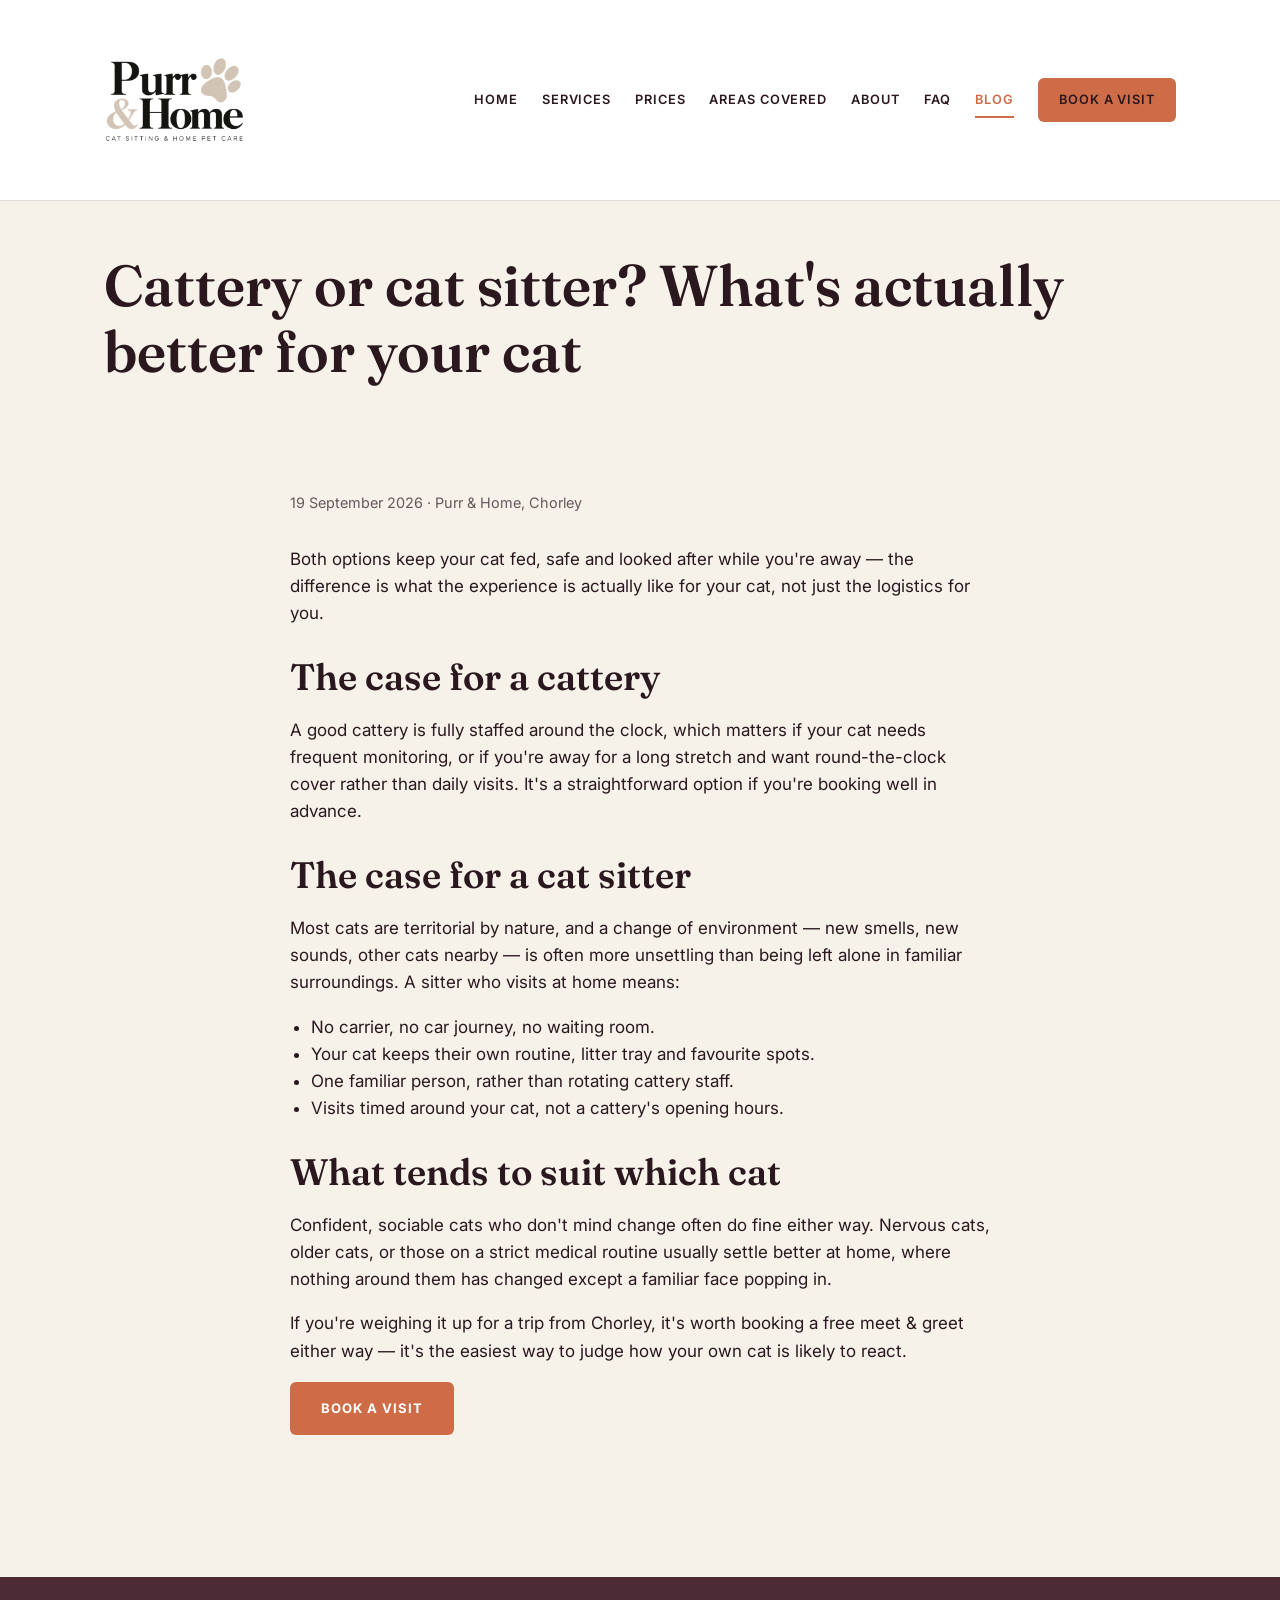
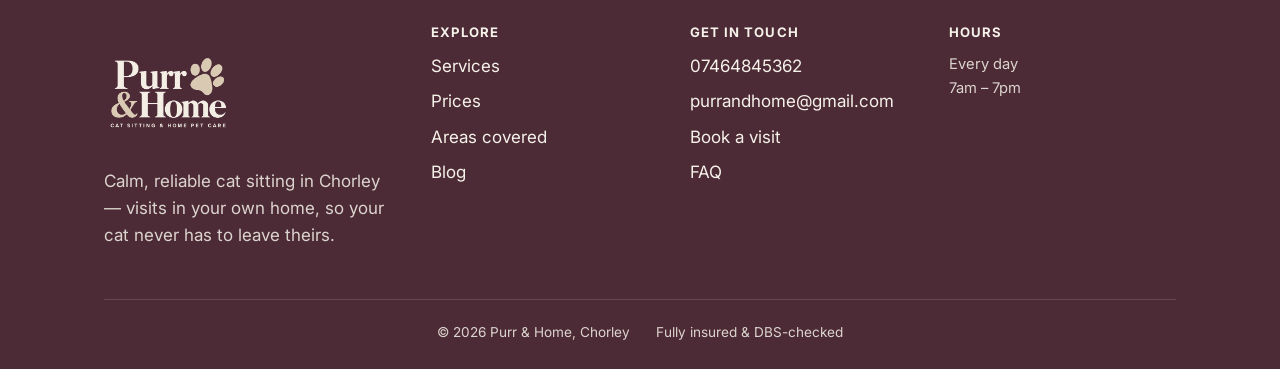
<file: blog/cattery-vs-cat-sitter.html>
<!DOCTYPE html>
<html lang="en-GB">
<head>
<!-- Google tag (gtag.js) -->
<script async src="https://www.googletagmanager.com/gtag/js?id=G-87HFVEV2M1"></script>
<script>
  window.dataLayer = window.dataLayer || [];
  function gtag(){dataLayer.push(arguments);}
  gtag('js', new Date());

  gtag('config', 'G-87HFVEV2M1');
</script>
<meta charset="UTF-8">
<meta name="viewport" content="width=device-width, initial-scale=1.0">
<title>Cattery or Cat Sitter? What's Better for Your Cat | Purr & Home</title>
<meta name="description" content="Catteries and cat sitters both keep your cat safe while you're away — but the experience for your cat is very different. Here's how they compare.">
<link rel="canonical" href="https://purrandhome.co.uk/blog/cattery-vs-cat-sitter.html">
<link rel="icon" type="image/png" href="/images/favicon.png">
<link rel="stylesheet" href="/css/style.css">
</head>
<body>
<a href="#main" class="skip-link">Skip to content</a>
<header class="site-header">
  <div class="wrap">
    <a href="/" class="brand">
      <img class="brand-logo" src="/images/logo.png" alt="Purr &amp; Home — cat sitting and home pet care in Chorley">
    </a>
    <button class="nav-toggle" aria-expanded="false" aria-controls="main-nav">Menu</button>
    <nav class="main-nav" id="main-nav">
      <a href="/">Home</a>
      <a href="/services.html">Services</a>
      <a href="/prices.html">Prices</a>
      <a href="/areas.html">Areas Covered</a>
      <a href="/about.html">About</a>
      <a href="/faq.html">FAQ</a>
      <a href="/blog/" class="current">Blog</a>
      <a href="/book.html" class="btn btn-primary btn-small">Book a visit</a>
    </nav>
  </div>
</header>

<main id="main">
  <div class="page-header wrap">
    <h1>Cattery or cat sitter? What's actually better for your cat</h1>
  </div>
  <section>
    <div class="wrap post-body">
      <p class="post-meta">19 September 2026 · Purr & Home, Chorley</p>

      <p>Both options keep your cat fed, safe and looked after while you're away — the difference is what the experience is actually like for your cat, not just the logistics for you.</p>

      <h2>The case for a cattery</h2>
      <p>A good cattery is fully staffed around the clock, which matters if your cat needs frequent monitoring, or if you're away for a long stretch and want round-the-clock cover rather than daily visits. It's a straightforward option if you're booking well in advance.</p>

      <h2>The case for a cat sitter</h2>
      <p>Most cats are territorial by nature, and a change of environment — new smells, new sounds, other cats nearby — is often more unsettling than being left alone in familiar surroundings. A sitter who visits at home means:</p>
      <ul>
        <li>No carrier, no car journey, no waiting room.</li>
        <li>Your cat keeps their own routine, litter tray and favourite spots.</li>
        <li>One familiar person, rather than rotating cattery staff.</li>
        <li>Visits timed around your cat, not a cattery's opening hours.</li>
      </ul>

      <h2>What tends to suit which cat</h2>
      <p>Confident, sociable cats who don't mind change often do fine either way. Nervous cats, older cats, or those on a strict medical routine usually settle better at home, where nothing around them has changed except a familiar face popping in.</p>

      <p>If you're weighing it up for a trip from Chorley, it's worth booking a free meet &amp; greet either way — it's the easiest way to judge how your own cat is likely to react.</p>

      <p><a href="/book.html" class="btn btn-primary">Book a visit</a></p>
    </div>
  </section>
</main>

<footer class="site-footer">
  <div class="wrap">
    <div class="footer-grid">
      <div>
        <div class="brand">
          <img class="brand-logo brand-logo-reverse" src="/images/logo-reverse.png" alt="Purr &amp; Home">
        </div>
        <p style="margin-top:0.8rem; opacity:0.85; max-width:32ch;">Calm, reliable cat sitting in Chorley — visits in your own home, so your cat never has to leave theirs.</p>
      </div>
      <div>
        <h4>Explore</h4>
        <ul>
          <li><a href="/services.html">Services</a></li>
          <li><a href="/prices.html">Prices</a></li>
          <li><a href="/areas.html">Areas covered</a></li>
          <li><a href="/blog/">Blog</a></li>
        </ul>
      </div>
      <div>
        <h4>Get in touch</h4>
        <ul>
          <li><a href="tel:+447464845362">07464845362</a></li>
          <li><a href="mailto:purrandhome@gmail.com">purrandhome@gmail.com</a></li>
          <li><a href="/book.html">Book a visit</a></li>
          <li><a href="/faq.html">FAQ</a></li>
        </ul>
      </div>
      <div>
        <h4>Hours</h4>
        <p style="margin:0; opacity:0.85; font-size:0.92rem;">Every day<br>7am &ndash; 7pm</p>
      </div>
    </div>
    <div class="footer-bottom">
      <span>&copy; <span id="year"></span> Purr & Home, Chorley</span>
      <span>Fully insured &amp; DBS-checked</span>
    </div>
  </div>
</footer>
<script>document.getElementById('year').textContent = new Date().getFullYear();</script>
<script src="/js/main.js"></script>
</body>
</html>
</file>
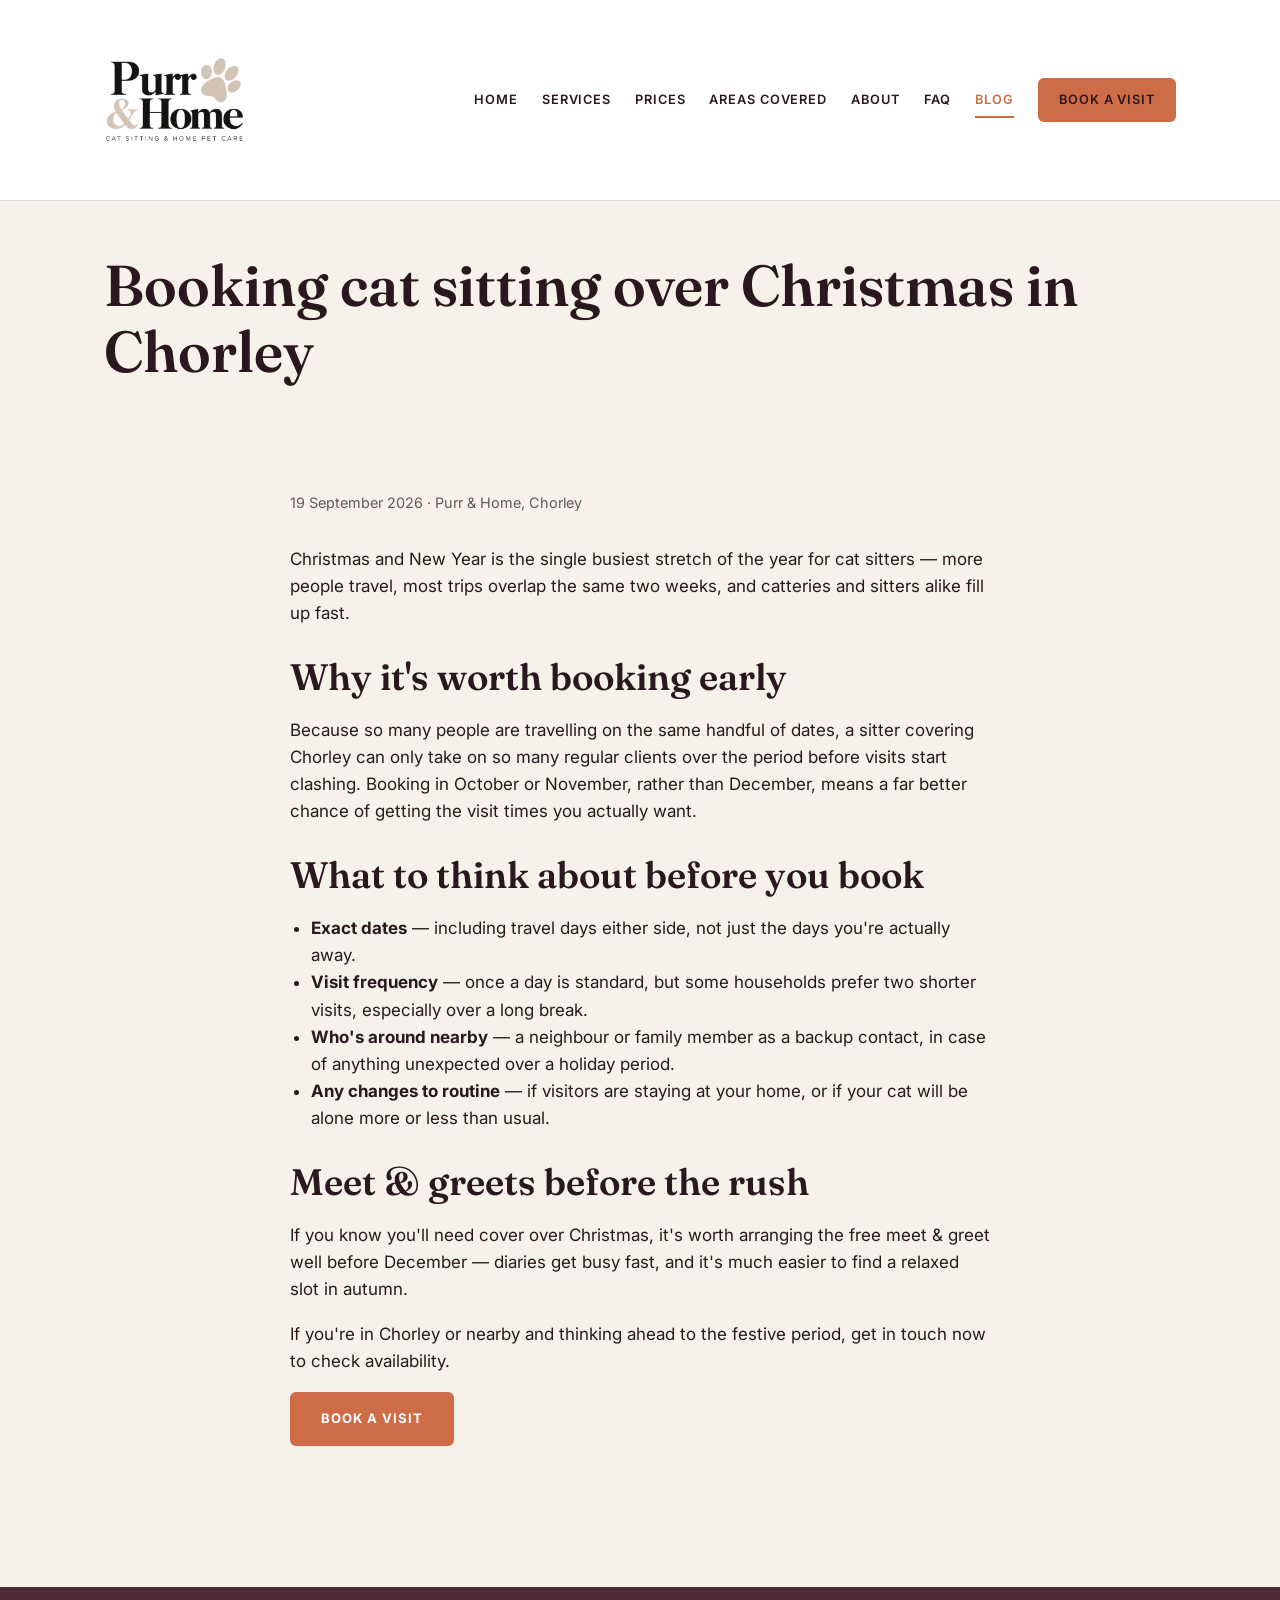
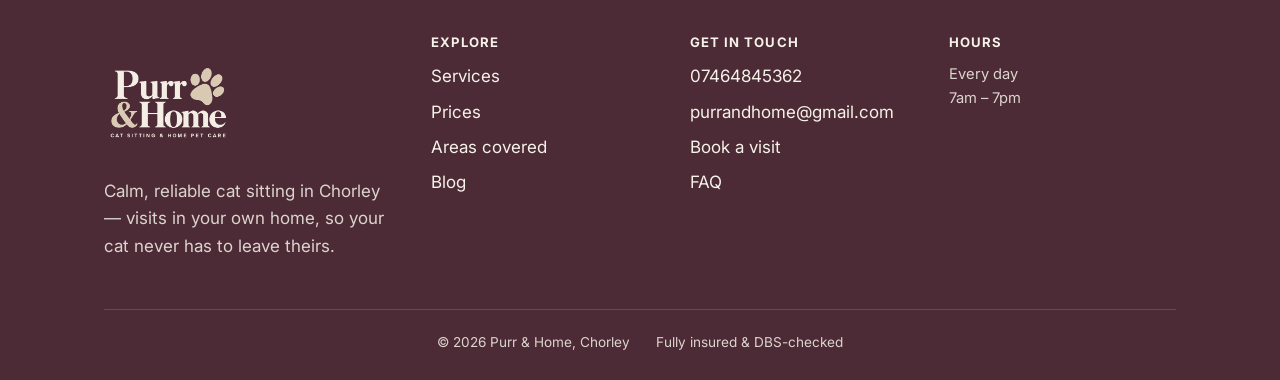
<file: blog/christmas-cat-sitting-chorley.html>
<!DOCTYPE html>
<html lang="en-GB">
<head>
<!-- Google tag (gtag.js) -->
<script async src="https://www.googletagmanager.com/gtag/js?id=G-87HFVEV2M1"></script>
<script>
  window.dataLayer = window.dataLayer || [];
  function gtag(){dataLayer.push(arguments);}
  gtag('js', new Date());

  gtag('config', 'G-87HFVEV2M1');
</script>
<meta charset="UTF-8">
<meta name="viewport" content="width=device-width, initial-scale=1.0">
<title>Booking Cat Sitting Over Christmas in Chorley | Purr & Home</title>
<meta name="description" content="Christmas is the busiest time of year for cat sitters in Chorley. Here's why it's worth booking early, and what to expect.">
<link rel="canonical" href="https://purrandhome.co.uk/blog/christmas-cat-sitting-chorley.html">
<link rel="icon" type="image/png" href="/images/favicon.png">
<link rel="stylesheet" href="/css/style.css">
</head>
<body>
<a href="#main" class="skip-link">Skip to content</a>
<header class="site-header">
  <div class="wrap">
    <a href="/" class="brand">
      <img class="brand-logo" src="/images/logo.png" alt="Purr &amp; Home — cat sitting and home pet care in Chorley">
    </a>
    <button class="nav-toggle" aria-expanded="false" aria-controls="main-nav">Menu</button>
    <nav class="main-nav" id="main-nav">
      <a href="/">Home</a>
      <a href="/services.html">Services</a>
      <a href="/prices.html">Prices</a>
      <a href="/areas.html">Areas Covered</a>
      <a href="/about.html">About</a>
      <a href="/faq.html">FAQ</a>
      <a href="/blog/" class="current">Blog</a>
      <a href="/book.html" class="btn btn-primary btn-small">Book a visit</a>
    </nav>
  </div>
</header>

<main id="main">
  <div class="page-header wrap">
    <h1>Booking cat sitting over Christmas in Chorley</h1>
  </div>
  <section>
    <div class="wrap post-body">
      <p class="post-meta">19 September 2026 · Purr & Home, Chorley</p>

      <p>Christmas and New Year is the single busiest stretch of the year for cat sitters — more people travel, most trips overlap the same two weeks, and catteries and sitters alike fill up fast.</p>

      <h2>Why it's worth booking early</h2>
      <p>Because so many people are travelling on the same handful of dates, a sitter covering Chorley can only take on so many regular clients over the period before visits start clashing. Booking in October or November, rather than December, means a far better chance of getting the visit times you actually want.</p>

      <h2>What to think about before you book</h2>
      <ul>
        <li><strong>Exact dates</strong> — including travel days either side, not just the days you're actually away.</li>
        <li><strong>Visit frequency</strong> — once a day is standard, but some households prefer two shorter visits, especially over a long break.</li>
        <li><strong>Who's around nearby</strong> — a neighbour or family member as a backup contact, in case of anything unexpected over a holiday period.</li>
        <li><strong>Any changes to routine</strong> — if visitors are staying at your home, or if your cat will be alone more or less than usual.</li>
      </ul>

      <h2>Meet & greets before the rush</h2>
      <p>If you know you'll need cover over Christmas, it's worth arranging the free meet &amp; greet well before December — diaries get busy fast, and it's much easier to find a relaxed slot in autumn.</p>

      <p>If you're in Chorley or nearby and thinking ahead to the festive period, get in touch now to check availability.</p>

      <p><a href="/book.html" class="btn btn-primary">Book a visit</a></p>
    </div>
  </section>
</main>

<footer class="site-footer">
  <div class="wrap">
    <div class="footer-grid">
      <div>
        <div class="brand">
          <img class="brand-logo brand-logo-reverse" src="/images/logo-reverse.png" alt="Purr &amp; Home">
        </div>
        <p style="margin-top:0.8rem; opacity:0.85; max-width:32ch;">Calm, reliable cat sitting in Chorley — visits in your own home, so your cat never has to leave theirs.</p>
      </div>
      <div>
        <h4>Explore</h4>
        <ul>
          <li><a href="/services.html">Services</a></li>
          <li><a href="/prices.html">Prices</a></li>
          <li><a href="/areas.html">Areas covered</a></li>
          <li><a href="/blog/">Blog</a></li>
        </ul>
      </div>
      <div>
        <h4>Get in touch</h4>
        <ul>
          <li><a href="tel:+447464845362">07464845362</a></li>
          <li><a href="mailto:purrandhome@gmail.com">purrandhome@gmail.com</a></li>
          <li><a href="/book.html">Book a visit</a></li>
          <li><a href="/faq.html">FAQ</a></li>
        </ul>
      </div>
      <div>
        <h4>Hours</h4>
        <p style="margin:0; opacity:0.85; font-size:0.92rem;">Every day<br>7am &ndash; 7pm</p>
      </div>
    </div>
    <div class="footer-bottom">
      <span>&copy; <span id="year"></span> Purr & Home, Chorley</span>
      <span>Fully insured &amp; DBS-checked</span>
    </div>
  </div>
</footer>
<script>document.getElementById('year').textContent = new Date().getFullYear();</script>
<script src="/js/main.js"></script>
</body>
</html>
</file>
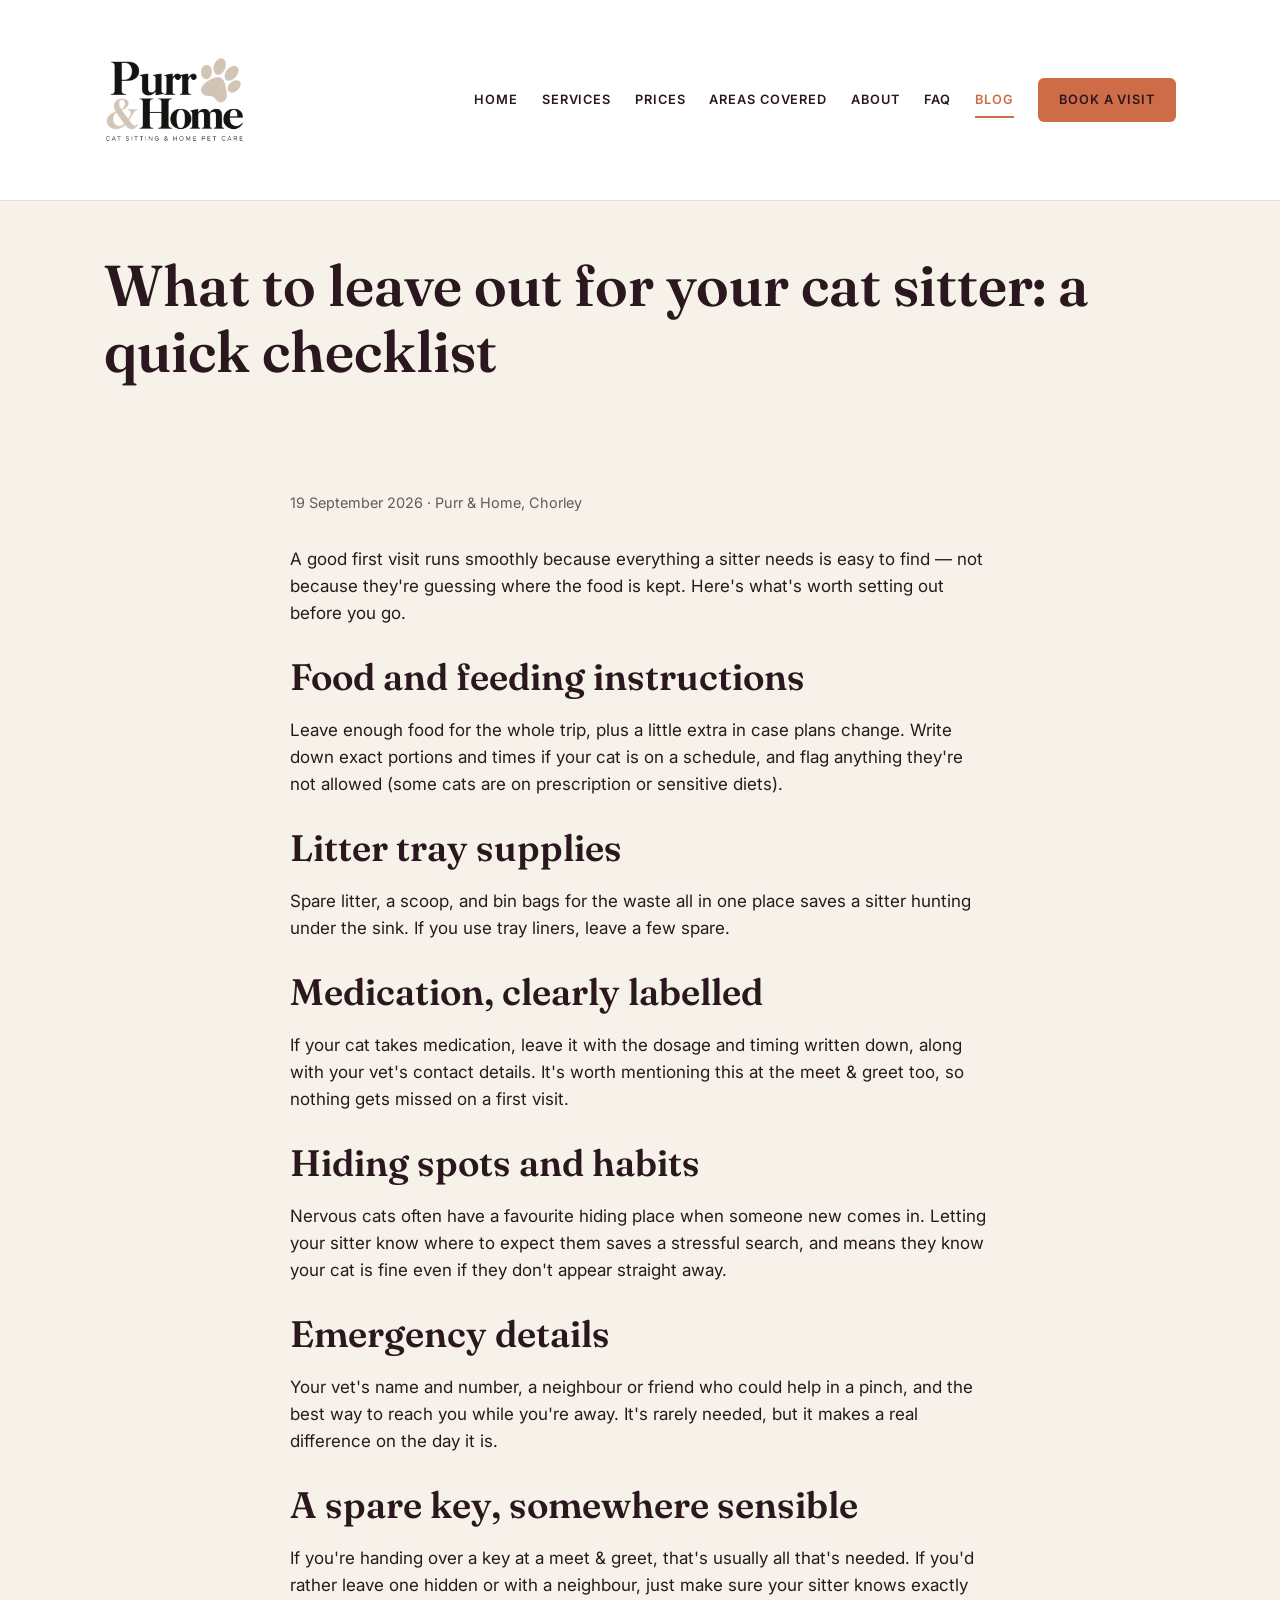
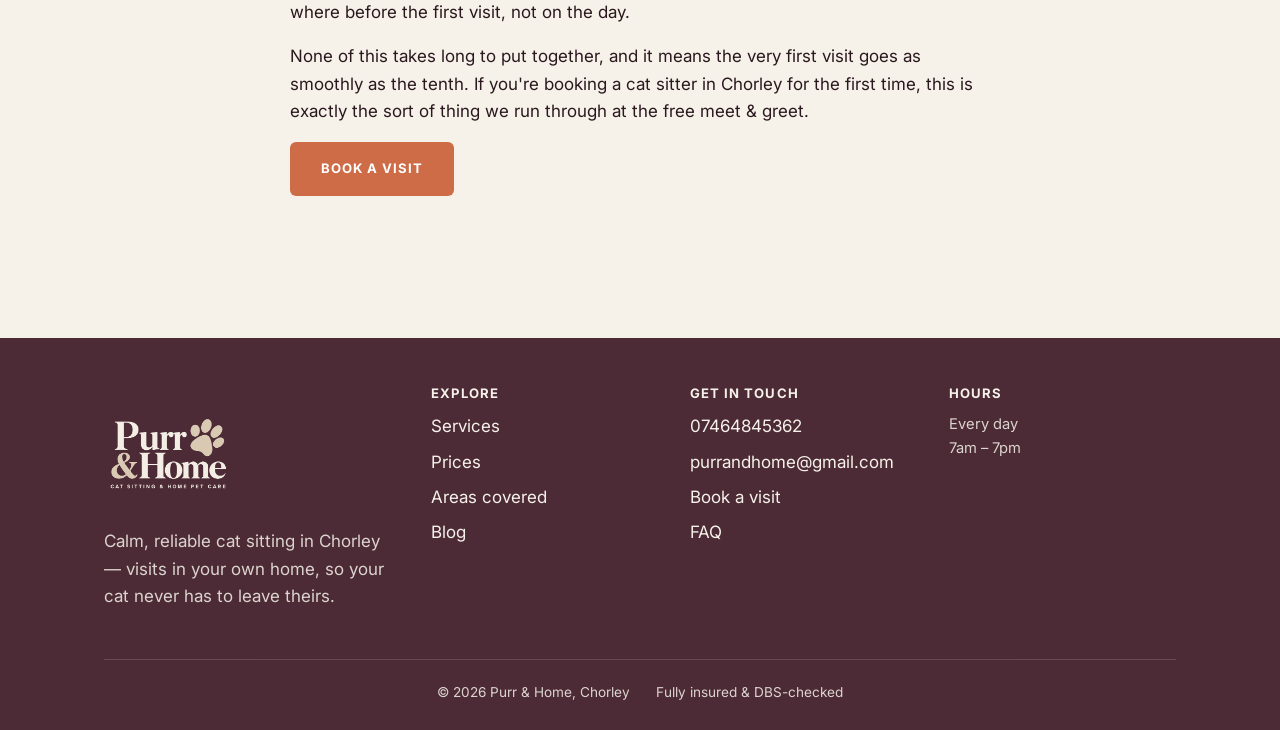
<file: blog/leaving-your-cat-checklist.html>
<!DOCTYPE html>
<html lang="en-GB">
<head>
<!-- Google tag (gtag.js) -->
<script async src="https://www.googletagmanager.com/gtag/js?id=G-87HFVEV2M1"></script>
<script>
  window.dataLayer = window.dataLayer || [];
  function gtag(){dataLayer.push(arguments);}
  gtag('js', new Date());

  gtag('config', 'G-87HFVEV2M1');
</script>
<meta charset="UTF-8">
<meta name="viewport" content="width=device-width, initial-scale=1.0">
<title>What to Leave Out for Your Cat Sitter: A Checklist | Purr & Home</title>
<meta name="description" content="A simple checklist of what to leave out for your cat sitter before you go — food, medication, hiding spots and emergency details.">
<link rel="canonical" href="https://purrandhome.co.uk/blog/leaving-your-cat-checklist.html">
<link rel="icon" type="image/png" href="/images/favicon.png">
<link rel="stylesheet" href="/css/style.css">
</head>
<body>
<a href="#main" class="skip-link">Skip to content</a>
<header class="site-header">
  <div class="wrap">
    <a href="/" class="brand">
      <img class="brand-logo" src="/images/logo.png" alt="Purr &amp; Home — cat sitting and home pet care in Chorley">
    </a>
    <button class="nav-toggle" aria-expanded="false" aria-controls="main-nav">Menu</button>
    <nav class="main-nav" id="main-nav">
      <a href="/">Home</a>
      <a href="/services.html">Services</a>
      <a href="/prices.html">Prices</a>
      <a href="/areas.html">Areas Covered</a>
      <a href="/about.html">About</a>
      <a href="/faq.html">FAQ</a>
      <a href="/blog/" class="current">Blog</a>
      <a href="/book.html" class="btn btn-primary btn-small">Book a visit</a>
    </nav>
  </div>
</header>

<main id="main">
  <div class="page-header wrap">
    <h1>What to leave out for your cat sitter: a quick checklist</h1>
  </div>
  <section>
    <div class="wrap post-body">
      <p class="post-meta">19 September 2026 · Purr & Home, Chorley</p>

      <p>A good first visit runs smoothly because everything a sitter needs is easy to find — not because they're guessing where the food is kept. Here's what's worth setting out before you go.</p>

      <h2>Food and feeding instructions</h2>
      <p>Leave enough food for the whole trip, plus a little extra in case plans change. Write down exact portions and times if your cat is on a schedule, and flag anything they're not allowed (some cats are on prescription or sensitive diets).</p>

      <h2>Litter tray supplies</h2>
      <p>Spare litter, a scoop, and bin bags for the waste all in one place saves a sitter hunting under the sink. If you use tray liners, leave a few spare.</p>

      <h2>Medication, clearly labelled</h2>
      <p>If your cat takes medication, leave it with the dosage and timing written down, along with your vet's contact details. It's worth mentioning this at the meet &amp; greet too, so nothing gets missed on a first visit.</p>

      <h2>Hiding spots and habits</h2>
      <p>Nervous cats often have a favourite hiding place when someone new comes in. Letting your sitter know where to expect them saves a stressful search, and means they know your cat is fine even if they don't appear straight away.</p>

      <h2>Emergency details</h2>
      <p>Your vet's name and number, a neighbour or friend who could help in a pinch, and the best way to reach you while you're away. It's rarely needed, but it makes a real difference on the day it is.</p>

      <h2>A spare key, somewhere sensible</h2>
      <p>If you're handing over a key at a meet &amp; greet, that's usually all that's needed. If you'd rather leave one hidden or with a neighbour, just make sure your sitter knows exactly where before the first visit, not on the day.</p>

      <p>None of this takes long to put together, and it means the very first visit goes as smoothly as the tenth. If you're booking a cat sitter in Chorley for the first time, this is exactly the sort of thing we run through at the free meet &amp; greet.</p>

      <p><a href="/book.html" class="btn btn-primary">Book a visit</a></p>
    </div>
  </section>
</main>

<footer class="site-footer">
  <div class="wrap">
    <div class="footer-grid">
      <div>
        <div class="brand">
          <img class="brand-logo brand-logo-reverse" src="/images/logo-reverse.png" alt="Purr &amp; Home">
        </div>
        <p style="margin-top:0.8rem; opacity:0.85; max-width:32ch;">Calm, reliable cat sitting in Chorley — visits in your own home, so your cat never has to leave theirs.</p>
      </div>
      <div>
        <h4>Explore</h4>
        <ul>
          <li><a href="/services.html">Services</a></li>
          <li><a href="/prices.html">Prices</a></li>
          <li><a href="/areas.html">Areas covered</a></li>
          <li><a href="/blog/">Blog</a></li>
        </ul>
      </div>
      <div>
        <h4>Get in touch</h4>
        <ul>
          <li><a href="tel:+447464845362">07464845362</a></li>
          <li><a href="mailto:purrandhome@gmail.com">purrandhome@gmail.com</a></li>
          <li><a href="/book.html">Book a visit</a></li>
          <li><a href="/faq.html">FAQ</a></li>
        </ul>
      </div>
      <div>
        <h4>Hours</h4>
        <p style="margin:0; opacity:0.85; font-size:0.92rem;">Every day<br>7am &ndash; 7pm</p>
      </div>
    </div>
    <div class="footer-bottom">
      <span>&copy; <span id="year"></span> Purr & Home, Chorley</span>
      <span>Fully insured &amp; DBS-checked</span>
    </div>
  </div>
</footer>
<script>document.getElementById('year').textContent = new Date().getFullYear();</script>
<script src="/js/main.js"></script>
</body>
</html>
</file>
<file: css/style.css>
/* Purr & Home — cat sitting in Chorley
   Palette (2026 brand kit): cream #F6F2EA · oat #DDD2C2 · terracotta #CE6C47 · plum #4C2B36 · brown #8D6346 */

@import url('https://fonts.googleapis.com/css2?family=Fraunces:opsz,wght@9..144,400;9..144,500;9..144,600;9..144,700&family=Inter:wght@400;500;600;700&display=swap');

:root {
  --cream: #F6F2EA;
  --cream-dim: #DDD2C2;
  --paper: #FFFFFF;
  --tan: #8D6346;
  --tan-deep: #CE6C47;
  --olive: #4C2B36;
  --olive-dark: #3A212A;
  --overlay: #2E1B22;
  --charcoal: #2A181E;
  --line: rgba(42, 24, 30, 0.14);
  --max: 1120px;
  --radius: 6px;
}

* { box-sizing: border-box; }

html { scroll-behavior: smooth; }

body {
  margin: 0;
  background: var(--cream);
  color: var(--charcoal);
  font-family: 'Inter', -apple-system, BlinkMacSystemFont, 'Segoe UI', sans-serif;
  font-size: 17px;
  line-height: 1.6;
  -webkit-font-smoothing: antialiased;
}

h1, h2, h3, h4, .brand {
  font-family: 'Fraunces', Georgia, serif;
  font-weight: 600;
  color: var(--charcoal);
  line-height: 1.15;
  margin: 0 0 0.5em;
}

h1 { font-size: clamp(2.2rem, 5vw, 3.6rem); font-weight: 600; }
h2 { font-size: clamp(1.6rem, 3.2vw, 2.3rem); }
h3 { font-size: 1.25rem; }

p { margin: 0 0 1em; max-width: 66ch; }

a { color: var(--tan-deep); }
a:hover { color: var(--olive); }

img { max-width: 100%; display: block; }

.wrap {
  max-width: var(--max);
  margin: 0 auto;
  padding: 0 1.5rem;
}

/* Skip link */
.skip-link {
  position: absolute;
  left: -999px;
  top: 0;
  background: var(--olive);
  color: #fff;
  padding: 0.75rem 1.25rem;
  z-index: 100;
}
.skip-link:focus { left: 1rem; top: 1rem; }

/* Header */
.site-header {
  position: relative;
  z-index: 20;
  padding: 1.2rem 0;
  border-bottom: 1px solid var(--line);
  background: var(--paper);
}
.site-header .wrap {
  display: flex;
  align-items: center;
  justify-content: space-between;
  gap: 1rem;
}
.brand {
  display: flex;
  align-items: center;
  gap: 0.6rem;
  font-size: 1.5rem;
  text-decoration: none;
  color: var(--charcoal);
}
.brand svg { flex-shrink: 0; }
.brand-logo {
  height: 150px;
  width: auto;
  display: block;
}
.brand-logo-reverse { height: 130px; }

nav.main-nav { display: flex; align-items: center; gap: 1.5rem; }
nav.main-nav a {
  text-decoration: none;
  color: var(--charcoal);
  font-weight: 600;
  font-size: 0.8rem;
  text-transform: uppercase;
  letter-spacing: 0.07em;
  position: relative;
}
nav.main-nav a:hover:not(.btn) { color: var(--tan-deep); }
nav.main-nav a.current:not(.btn) { color: var(--tan-deep); }
nav.main-nav a.current:not(.btn)::after {
  content: "";
  position: absolute;
  left: 0; right: 0; bottom: -8px;
  height: 2px;
  background: var(--tan-deep);
}

.nav-toggle { display: none; }

@media (max-width: 860px) {
  nav.main-nav {
    display: none;
    flex-direction: column;
    align-items: flex-start;
    gap: 1.1rem;
    position: absolute;
    top: 100%; left: 0; right: 0;
    background: var(--paper);
    padding: 1.2rem 1.5rem 1.6rem;
    border-bottom: 1px solid var(--line);
  }
  nav.main-nav.open { display: flex; }
  .site-header .wrap { position: relative; flex-wrap: wrap; }
  .nav-toggle {
    display: inline-flex;
    align-items: center;
    gap: 0.5rem;
    background: none;
    border: 1px solid var(--line);
    border-radius: var(--radius);
    padding: 0.5rem 0.8rem;
    font-family: 'Inter', sans-serif;
    font-size: 0.95rem;
    color: var(--charcoal);
    cursor: pointer;
  }
}

/* Buttons */
.btn {
  display: inline-block;
  padding: 0.9rem 1.8rem;
  border-radius: var(--radius);
  text-decoration: none;
  font-weight: 700;
  font-size: 0.82rem;
  text-transform: uppercase;
  letter-spacing: 0.08em;
  border: 2px solid transparent;
  transition: transform 0.15s ease, background 0.15s ease, color 0.15s ease;
}
.btn-primary { background: var(--tan-deep); color: #fff; }
.btn-primary:hover { background: var(--olive); color: #fff; transform: translateY(-1px); }
.btn-outline { background: transparent; border-color: var(--charcoal); color: var(--charcoal); }
.btn-outline:hover { background: var(--charcoal); color: #fff; }
.btn-light { background: #fff; border-color: #fff; color: var(--charcoal); }
.btn-light:hover { background: var(--cream); transform: translateY(-1px); }
.btn-outline-light { background: transparent; border-color: rgba(255,255,255,0.7); color: #fff; }
.btn-outline-light:hover { background: #fff; color: var(--charcoal); }
.btn-small { padding: 0.6rem 1.2rem; font-size: 0.74rem; }

/* Paw print pattern (used as a subtle texture on tan/dark bands) */
.paw-pattern {
  background-image: url("data:image/svg+xml,%3Csvg xmlns='http://www.w3.org/2000/svg' width='140' height='140' viewBox='0 0 140 140'%3E%3Cg fill='%23FFFFFF' fill-opacity='0.35'%3E%3Cellipse cx='30' cy='38' rx='9' ry='11'/%3E%3Cellipse cx='16' cy='22' rx='4' ry='5'/%3E%3Cellipse cx='27' cy='16' rx='4' ry='5'/%3E%3Cellipse cx='39' cy='18' rx='4' ry='5'/%3E%3Cellipse cx='48' cy='27' rx='4' ry='5'/%3E%3Cellipse cx='108' cy='95' rx='9' ry='11'/%3E%3Cellipse cx='94' cy='79' rx='4' ry='5'/%3E%3Cellipse cx='105' cy='73' rx='4' ry='5'/%3E%3Cellipse cx='117' cy='75' rx='4' ry='5'/%3E%3Cellipse cx='126' cy='84' rx='4' ry='5'/%3E%3C/g%3E%3C/svg%3E");
  background-repeat: repeat;
}

/* Hero — full-bleed photo band with centred content (photo placeholder until real photos are supplied) */
.hero {
  position: relative;
  padding: 6.5rem 0 5.5rem;
  overflow: hidden;
  text-align: center;
  color: #fff;
  background: linear-gradient(150deg, var(--tan-deep) 0%, var(--olive) 100%);
}
.hero.hero-photo {
  background-image: url("/images/hero-cat.jpg");
  background-size: cover;
  background-position: center 30%;
}
.hero::after {
  content: "";
  position: absolute;
  inset: 0;
  background: linear-gradient(180deg, rgba(76,43,54,0.35), rgba(76,43,54,0.6));
}
.hero.hero-photo::after {
  background: linear-gradient(180deg, rgba(46,27,34,0.55), rgba(46,27,34,0.72));
}
.hero .wrap {
  position: relative;
  z-index: 1;
  max-width: 760px;
}
.hero h1 { color: #fff; }
.hero .hero-eyebrow-note {
  display: inline-block;
  text-transform: uppercase;
  letter-spacing: 0.14em;
  font-weight: 700;
  font-size: 0.78rem;
  color: #fff;
  background: rgba(255,255,255,0.16);
  border: 1px solid rgba(255,255,255,0.4);
  border-radius: 999px;
  padding: 0.5rem 1.2rem;
  margin-bottom: 1.4rem;
}
.hero p.lead {
  font-size: 1.15rem;
  color: rgba(255,255,255,0.92);
  max-width: 52ch;
  margin: 0 auto 1.8rem;
}
.hero-ctas { display: flex; gap: 1rem; flex-wrap: wrap; justify-content: center; }
.hero-trust {
  margin: 1.8rem auto 0;
  max-width: 56ch;
  font-size: 0.88rem;
  color: rgba(255,255,255,0.85);
}

/* Photo placeholder (stand-in until real photography is supplied) */
.photo-placeholder {
  position: relative;
  background: linear-gradient(135deg, var(--tan) 0%, var(--cream-dim) 100%);
  display: flex;
  align-items: center;
  justify-content: center;
  color: var(--tan-deep);
  overflow: hidden;
}
.photo-placeholder .ph-icon { width: 34px; height: 34px; opacity: 0.6; }
.photo-placeholder .ph-label {
  position: absolute;
  bottom: 0.8rem;
  left: 0; right: 0;
  text-align: center;
  font-size: 0.7rem;
  text-transform: uppercase;
  letter-spacing: 0.08em;
  color: var(--tan-deep);
  opacity: 0.7;
}

/* Stat band */
.stat-band {
  position: relative;
  background: var(--tan);
  padding: 2.6rem 0;
  overflow: hidden;
}
.stat-band .wrap {
  position: relative;
  z-index: 1;
  display: grid;
  grid-template-columns: repeat(4, 1fr);
}
.stat-item {
  text-align: center;
  padding: 0 1rem;
  border-right: 1px solid rgba(255,255,255,0.45);
}
.stat-item:last-child { border-right: none; }
.stat-item .num {
  display: block;
  font-family: 'Fraunces', serif;
  font-weight: 600;
  font-size: clamp(1.6rem, 3vw, 2.2rem);
  color: #fff;
}
.stat-item .label {
  font-size: 0.85rem;
  color: rgba(255,255,255,0.92);
}
@media (max-width: 700px) {
  .stat-band .wrap { grid-template-columns: repeat(2, 1fr); gap: 1.6rem 0; }
  .stat-item { border-right: none; padding: 0 0.6rem; }
}

/* Sections */
section { padding: 3.8rem 0; }
.section-cream-dim { background: var(--cream-dim); }
.section-paper { background: var(--paper); }
.section-dark { background: var(--olive); color: #fff; }
.section-dark h2, .section-dark h3 { color: #fff; }
.section-dark a:not(.btn) { color: var(--cream); }

.section-label {
  display: block;
  text-transform: uppercase;
  letter-spacing: 0.14em;
  font-weight: 700;
  font-size: 0.78rem;
  color: var(--tan-deep);
  margin-bottom: 0.6rem;
}
.section-dark .section-label,
.photo-band .section-label { color: var(--tan); }

.section-head { max-width: 60ch; margin-bottom: 2.4rem; }
.section-head.center { margin-left: auto; margin-right: auto; text-align: center; }
.section-head p { opacity: 0.85; }

/* Service list (used on Prices page — dividers, no icons) */
.service-list { border-top: 1px solid var(--line); }
.service-row {
  display: grid;
  grid-template-columns: 44px 1fr auto;
  gap: 1.2rem;
  align-items: start;
  padding: 1.6rem 0;
  border-bottom: 1px solid var(--line);
}
.service-row .icon { color: var(--tan-deep); }
.service-row h3 { margin-bottom: 0.35rem; }
.service-row .price-tag {
  font-family: 'Fraunces', serif;
  font-weight: 600;
  color: var(--charcoal);
  white-space: nowrap;
  font-size: 1.1rem;
}
@media (max-width: 620px) {
  .service-row { grid-template-columns: 36px 1fr; gap: 0.3rem; }
  .service-row .price-tag { grid-column: 2; margin-top: 0; }
}

/* Service icon grid (used on Services page and homepage teaser) */
.service-icon-grid {
  display: grid;
  grid-template-columns: repeat(auto-fit, minmax(200px, 1fr));
  gap: 1.4rem;
}
.service-icon-grid--5 { grid-template-columns: repeat(5, 1fr); }
.service-icon-grid--5 .service-icon-card { padding: 1.8rem 1rem; }
.service-icon-grid--5 .icon-wrap { width: 76px; height: 76px; }
.service-icon-grid--5 .icon-wrap svg { width: 40px; height: 40px; }
.service-icon-grid--5 h3 { font-size: 0.88rem; }
.service-icon-grid--5 p { font-size: 0.86rem; }
@media (max-width: 980px) { .service-icon-grid--5 { grid-template-columns: repeat(3, 1fr); } }
@media (max-width: 700px) { .service-icon-grid--5 { grid-template-columns: repeat(2, 1fr); } }
@media (max-width: 480px) { .service-icon-grid--5 { grid-template-columns: 1fr; } }
.service-icon-card {
  background: var(--cream-dim);
  border-radius: var(--radius);
  padding: 2.2rem 1.4rem;
  text-align: center;
}
.service-icon-card .icon-wrap {
  width: 96px;
  height: 96px;
  margin: 0 auto 1.1rem;
  border-radius: 50%;
  background: var(--tan);
  opacity: 0.9;
  display: flex;
  align-items: center;
  justify-content: center;
}
.service-icon-card .icon-wrap svg { width: 52px; height: 52px; stroke: #fff; }
.service-icon-card h3 {
  text-transform: uppercase;
  font-size: 0.98rem;
  letter-spacing: 0.02em;
  margin-bottom: 0.6rem;
}
.service-icon-card p { font-size: 0.92rem; opacity: 0.85; margin: 0 auto 0.8rem; }
.service-icon-card .price-tag {
  display: block;
  font-family: 'Fraunces', serif;
  font-weight: 600;
  color: var(--tan-deep);
}

/* How It Works panel */
.steps-panel { background: var(--tan); color: #fff; overflow: hidden; }
.steps-panel h2 { color: #fff; }
.steps-panel .panel-grid {
  display: grid;
  grid-template-columns: 1fr 1fr;
  align-items: stretch;
}
.steps-panel .panel-photo { min-height: 420px; }
.steps-panel .panel-content { padding: 4rem 3.5rem; }
@media (max-width: 860px) {
  .steps-panel .panel-grid { grid-template-columns: 1fr; }
  .steps-panel .panel-photo { min-height: 240px; }
  .steps-panel .panel-content { padding: 3rem 1.8rem; }
}
.step-item { display: flex; gap: 1.3rem; margin-bottom: 1.8rem; }
.step-item:last-child { margin-bottom: 0; }
.step-item .step-num {
  font-family: 'Fraunces', serif;
  font-weight: 600;
  font-size: 2.4rem;
  line-height: 1;
  color: rgba(255,255,255,0.4);
  flex-shrink: 0;
}
.step-item h3 { color: #fff; font-weight: 700; margin-bottom: 0.3rem; }
.step-item p { color: rgba(255,255,255,0.85); margin: 0; font-size: 0.95rem; }

/* Benefit grid (non-sequential highlights) */
.benefit-grid { display: grid; grid-template-columns: repeat(3, 1fr); gap: 2rem; }
@media (max-width: 760px) { .benefit-grid { grid-template-columns: 1fr; } }
.benefit .icon { color: var(--tan-deep); margin-bottom: 0.7rem; }
.benefit h3 { margin-bottom: 0.4rem; }

/* CTA banner */
.cta-banner {
  background: var(--tan);
  border-radius: var(--radius);
  padding: 2.6rem 2.4rem;
  display: flex;
  align-items: center;
  justify-content: space-between;
  gap: 1.5rem;
  flex-wrap: wrap;
}
.cta-banner h2 { margin-bottom: 0.3rem; color: #fff; }
.cta-banner p { margin-bottom: 0; color: rgba(255,255,255,0.9); }

/* Areas */
.areas-grid {
  display: grid;
  grid-template-columns: repeat(auto-fit, minmax(150px, 1fr));
  gap: 0.9rem;
  margin-top: 1.6rem;
}
.area-pill {
  border: 1px solid var(--line);
  border-radius: var(--radius);
  padding: 0.9rem 1.1rem;
  font-weight: 500;
  background: var(--paper);
}

/* Two-column text + collage layout (About page) */
.split-grid {
  display: grid;
  grid-template-columns: 1.05fr 0.95fr;
  gap: 3.5rem;
  align-items: center;
}
@media (max-width: 860px) {
  .split-grid { grid-template-columns: 1fr; }
}

/* Polaroid photo collage (placeholder photos until real ones are supplied) */
.polaroid-collage {
  position: relative;
  width: 100%;
  height: 400px;
  max-width: 420px;
  margin: 0 auto;
}
.polaroid {
  position: absolute;
  background: #fff;
  padding: 10px 10px 44px;
  border-radius: 2px;
  box-shadow: 0 12px 24px rgba(43,40,35,0.18);
}
.polaroid .placeholder-fill { width: 100%; aspect-ratio: 4/5; }
.polaroid.p1 { width: 230px; left: 0; top: 70px; transform: rotate(-6deg); z-index: 1; }
.polaroid.p2 { width: 190px; right: 0; top: 0; transform: rotate(5deg); z-index: 2; }
.collage-badge {
  position: absolute;
  right: 40px;
  top: 190px;
  z-index: 3;
  width: 96px;
  height: 96px;
  border-radius: 50%;
  background: var(--tan);
  color: #fff;
  display: flex;
  align-items: center;
  justify-content: center;
  box-shadow: 0 6px 16px rgba(43,40,35,0.2);
}
.collage-badge svg { width: 34px; height: 34px; }
.collage-caption {
  position: absolute;
  left: 20px;
  bottom: 10px;
  font-family: 'Fraunces', serif;
  font-style: italic;
  font-size: 1.1rem;
  color: var(--charcoal);
  transform: rotate(-3deg);
}
@media (max-width: 560px) {
  .polaroid-collage { height: 340px; }
  .polaroid.p1 { width: 190px; }
  .polaroid.p2 { width: 155px; }
}

/* Testimonials */
.testimonial-grid { display: grid; grid-template-columns: repeat(3, 1fr); gap: 1.6rem; }
@media (max-width: 860px) { .testimonial-grid { grid-template-columns: 1fr; } }
.testimonial-card {
  background: var(--paper);
  border-radius: var(--radius);
  padding: 2rem 1.8rem;
  position: relative;
  box-shadow: 0 1px 3px rgba(43,40,35,0.08);
}
.testimonial-card .quote-mark {
  font-family: 'Fraunces', serif;
  font-size: 2.6rem;
  color: var(--tan);
  line-height: 1;
  display: block;
  margin-bottom: 0.4rem;
}
.testimonial-card .avatar-placeholder {
  position: absolute;
  top: 1.6rem;
  right: 1.6rem;
  width: 52px;
  height: 52px;
  border-radius: 50%;
  background: var(--tan);
  display: flex;
  align-items: center;
  justify-content: center;
}
.testimonial-card .avatar-placeholder svg { width: 24px; height: 24px; stroke: #fff; }
.testimonial-card p { font-size: 0.95rem; opacity: 0.9; }
.testimonial-card .placeholder-note {
  font-size: 0.85rem;
  font-style: italic;
  opacity: 0.6;
  margin-top: 0.6rem;
}

/* Photo-overlay band (page-header style banner used on FAQ) */
.photo-band {
  position: relative;
  padding: 4.5rem 0;
  text-align: center;
  color: #fff;
  overflow: hidden;
  background: var(--olive);
}
.photo-band::after {
  content: "";
  position: absolute;
  inset: 0;
  background: linear-gradient(180deg, rgba(76,43,54,0.3), rgba(76,43,54,0.55));
}
.photo-band .wrap { position: relative; z-index: 1; }
.photo-band h1 { color: #fff; }
.photo-band p.lead { color: rgba(255,255,255,0.9); max-width: 58ch; margin: 0 auto; }

/* FAQ */
.faq-item { border-bottom: 1px solid var(--line); padding: 1.4rem 0; }
.faq-item h3 { margin-bottom: 0; font-size: 1.1rem; }
.faq-item h3 button {
  display: flex !important;
  align-items: center;
  justify-content: space-between;
  gap: 1rem;
}
.faq-item h3 button::after {
  content: "+";
  flex-shrink: 0;
  font-family: 'Inter', sans-serif;
  font-weight: 400;
  font-size: 1.4rem;
  color: var(--tan-deep);
  transition: transform 0.15s ease;
}
.faq-item h3 button[aria-expanded="true"]::after {
  content: "\2212";
}
.faq-item .faq-answer { padding-top: 0.8rem; }

/* Contact info list (Book page) */
.contact-info-grid {
  display: grid;
  grid-template-columns: repeat(3, 1fr);
  gap: 1.5rem;
  margin-bottom: 2.6rem;
}
@media (max-width: 700px) {
  .contact-info-grid { grid-template-columns: 1fr; }
}
.contact-info-list { display: flex; flex-direction: column; gap: 1.3rem; }
.contact-info-item { display: flex; gap: 1rem; align-items: flex-start; }
.contact-info-item .icon-circle {
  width: 46px;
  height: 46px;
  border-radius: 50%;
  background: var(--tan);
  display: flex;
  align-items: center;
  justify-content: center;
  flex-shrink: 0;
}
.contact-info-item .icon-circle svg { width: 20px; height: 20px; stroke: #fff; }
.contact-info-item h4 { margin: 0 0 0.2rem; font-size: 1rem; }
.contact-info-item p { margin: 0; font-size: 0.95rem; }

/* Forms */
form.enquiry { max-width: 640px; }
.field { margin-bottom: 1.2rem; }
.field label { display: block; font-weight: 700; margin-bottom: 0.4rem; font-size: 0.95rem; }
.field input, .field select, .field textarea {
  width: 100%;
  padding: 0.75rem 0.9rem;
  border: 1px solid var(--line);
  border-radius: var(--radius);
  background: #fff;
  font-family: 'Inter', sans-serif;
  font-size: 1rem;
  color: var(--charcoal);
}
.field textarea { resize: vertical; min-height: 120px; }
.field input:focus, .field select:focus, .field textarea:focus {
  outline: 2px solid var(--tan-deep);
  outline-offset: 1px;
}
.field-row { display: grid; grid-template-columns: 1fr 1fr; gap: 1.2rem; }
@media (max-width: 560px) { .field-row { grid-template-columns: 1fr; } }

.calendar-embed {
  border: 1px dashed var(--line);
  border-radius: var(--radius);
  padding: 2rem;
  text-align: center;
  background: #fff;
  color: var(--charcoal);
  opacity: 0.85;
}

/* Blog */
.post-list { display: grid; gap: 1.8rem; }
.post-card {
  padding-bottom: 1.8rem;
  border-bottom: 1px solid var(--line);
}
.post-card .post-date { font-size: 0.88rem; color: var(--tan-deep); font-weight: 700; }
.post-card h2 { margin: 0.3rem 0 0.5rem; font-size: 1.5rem; }
.post-body { max-width: 68ch; margin: 0 auto; }
.post-body h2 { margin-top: 1.8rem; }
.post-body ul, .post-body ol { padding-left: 1.3rem; }
.post-meta { font-size: 0.9rem; opacity: 0.7; margin-bottom: 2rem; }

/* Footer */
footer.site-footer {
  background: var(--olive);
  color: var(--cream);
  padding: 3rem 0 1.6rem;
  margin-top: 4rem;
}
footer.site-footer a { color: var(--cream); text-decoration: none; }
footer.site-footer a:hover { color: var(--tan-deep); }
.footer-grid {
  display: grid;
  grid-template-columns: 1.3fr 1fr 1fr 1fr;
  gap: 2rem;
  margin-bottom: 2rem;
}
@media (max-width: 860px) { .footer-grid { grid-template-columns: 1fr 1fr; } }
@media (max-width: 560px) { .footer-grid { grid-template-columns: 1fr; } }
.footer-grid h4 {
  color: var(--cream);
  font-family: 'Inter', sans-serif;
  font-weight: 700;
  font-size: 0.82rem;
  text-transform: uppercase;
  letter-spacing: 0.08em;
  margin-bottom: 0.8rem;
}
.footer-grid ul { list-style: none; padding: 0; margin: 0; }
.footer-grid li { margin-bottom: 0.5rem; }
.footer-bottom {
  border-top: 1px solid rgba(245,242,236,0.18);
  padding-top: 1.4rem;
  font-size: 0.85rem;
  opacity: 0.85;
  display: flex;
  justify-content: center;
  text-align: center;
  flex-wrap: wrap;
  gap: 0.6rem 1.6rem;
}

/* Page header (non-home pages without a photo band) */
.page-header { padding-top: 3.2rem; padding-bottom: 1rem; }
.page-header p.lead { font-size: 1.1rem; opacity: 0.85; max-width: 58ch; }

/* Utility */
.center { text-align: center; }
.center p, p.center { max-width: none; }
@media (max-width: 620px) {
  .center-mobile { text-align: center; max-width: none; }
}
.mt-2 { margin-top: 2rem; }
.visually-hidden {
  position: absolute; width: 1px; height: 1px;
  overflow: hidden; clip: rect(0,0,0,0); white-space: nowrap;
}

@media (prefers-reduced-motion: reduce) {
  html { scroll-behavior: auto; }
  .btn { transition: none; }
}
</file>
